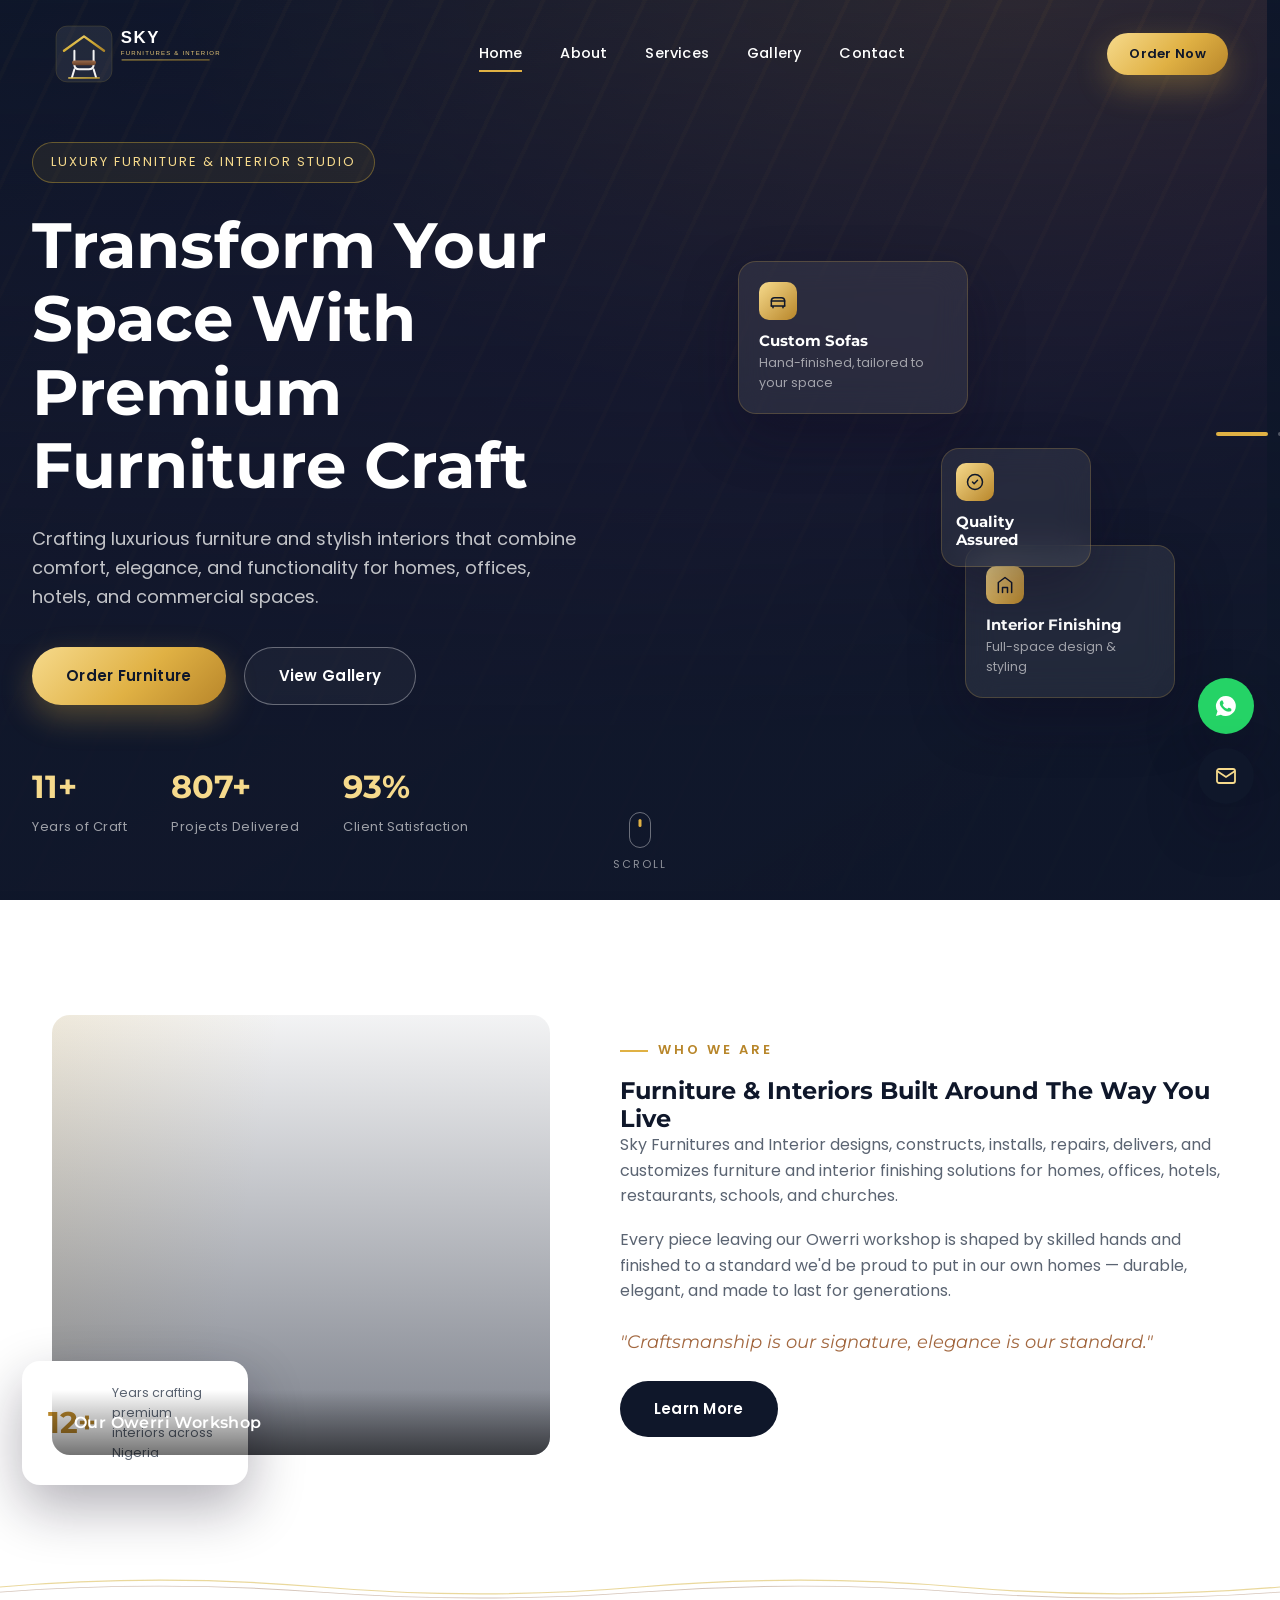
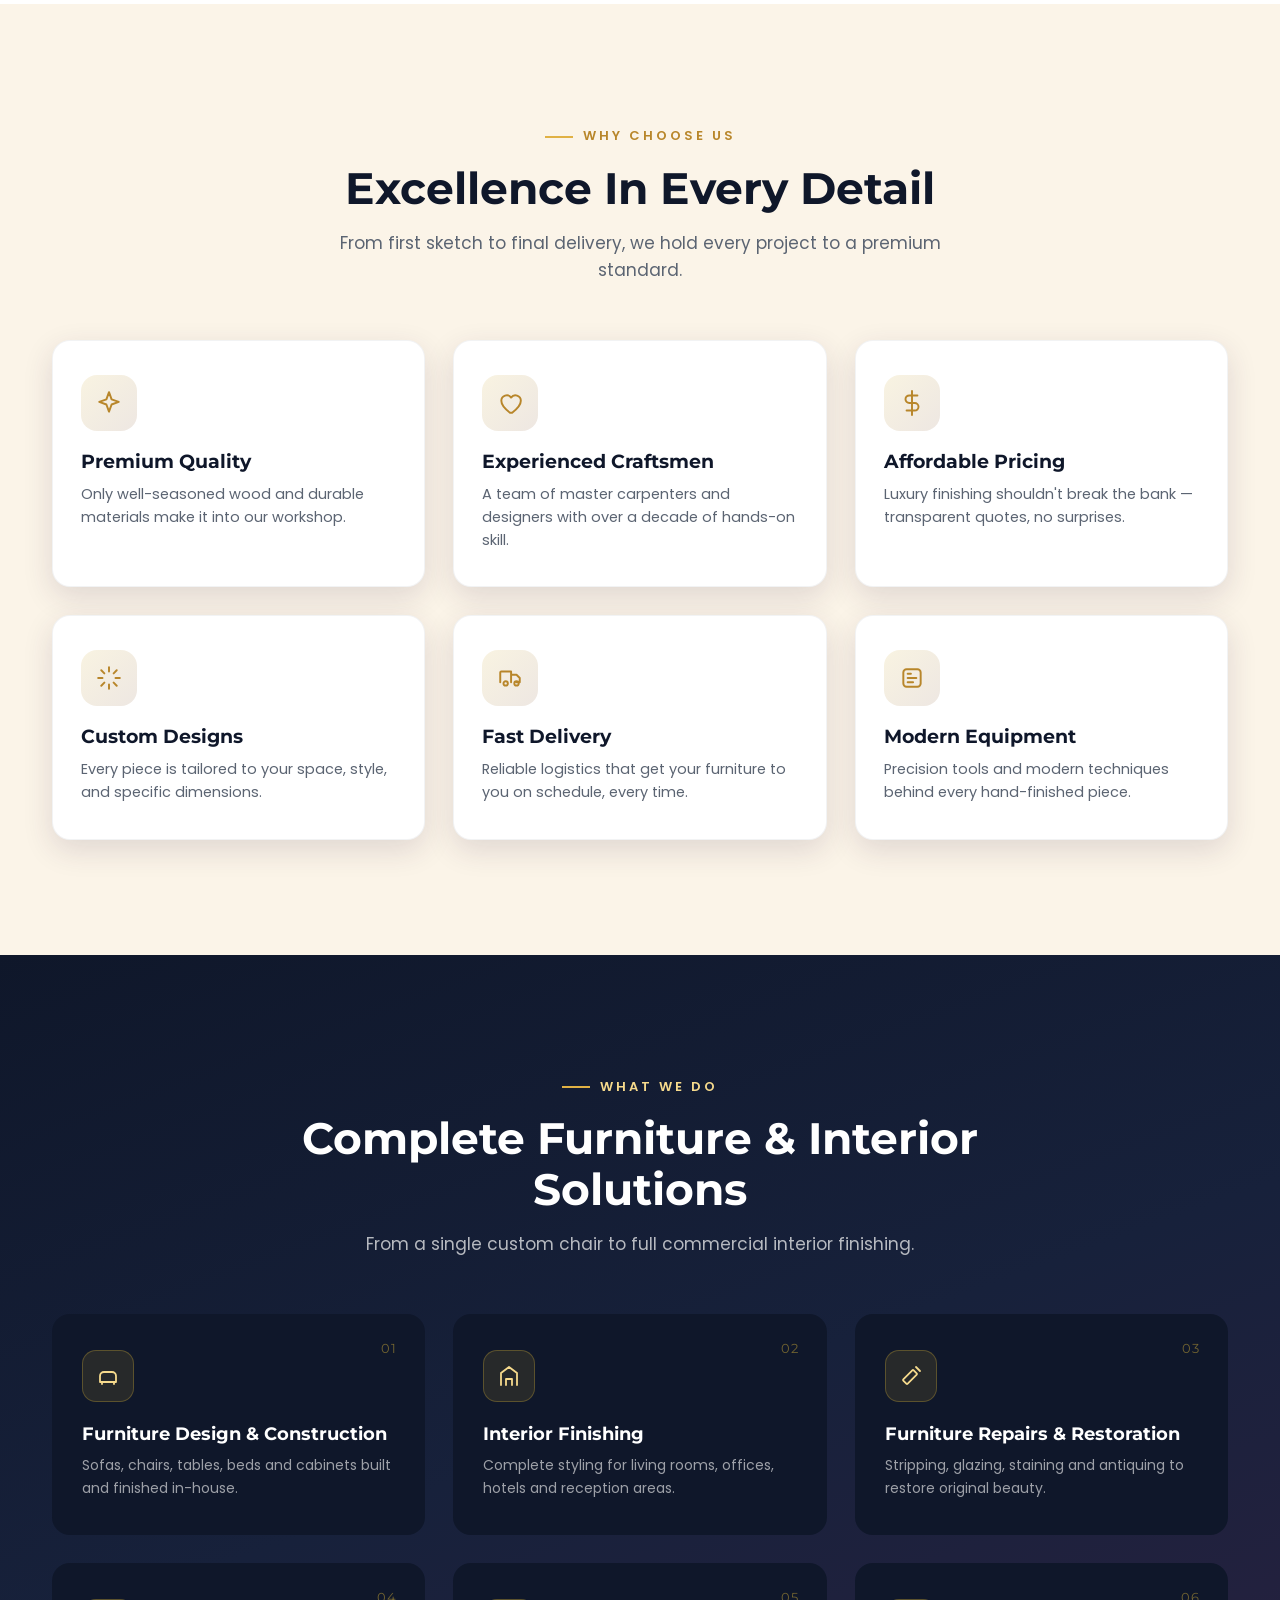
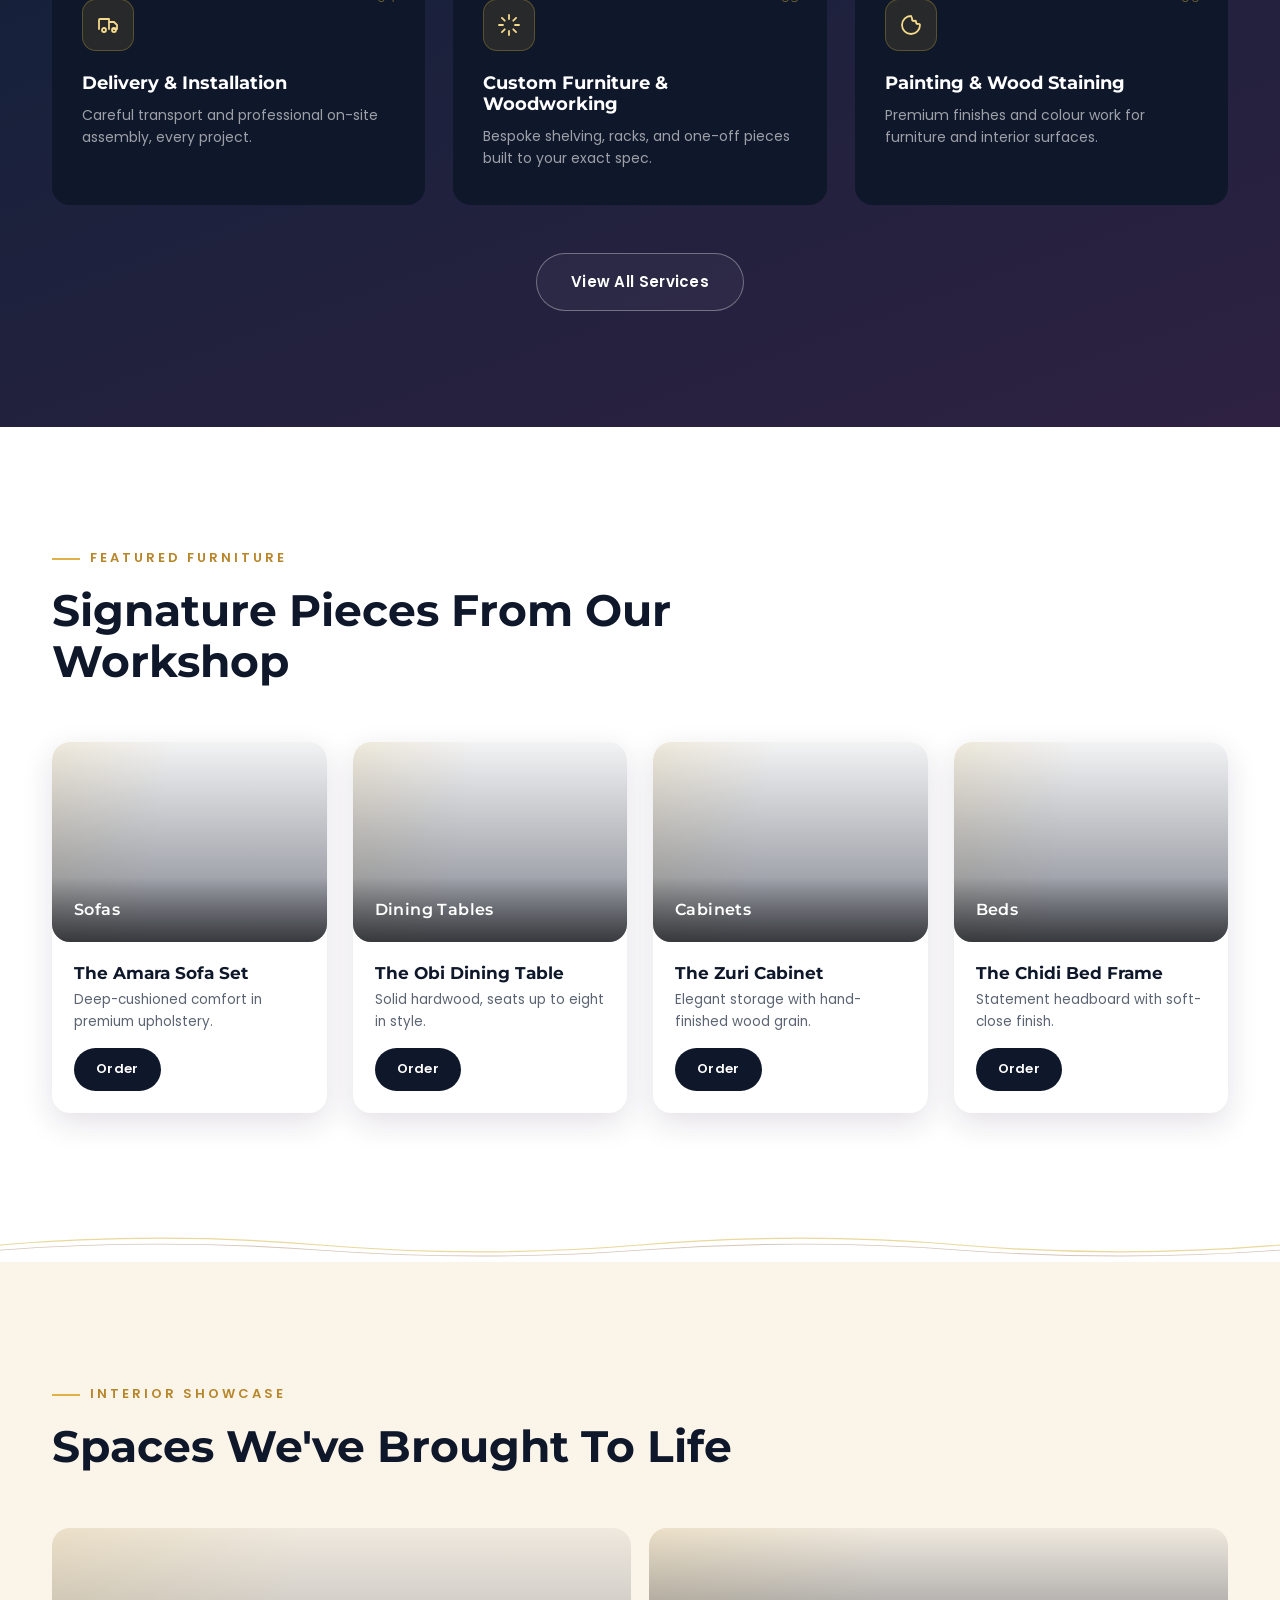
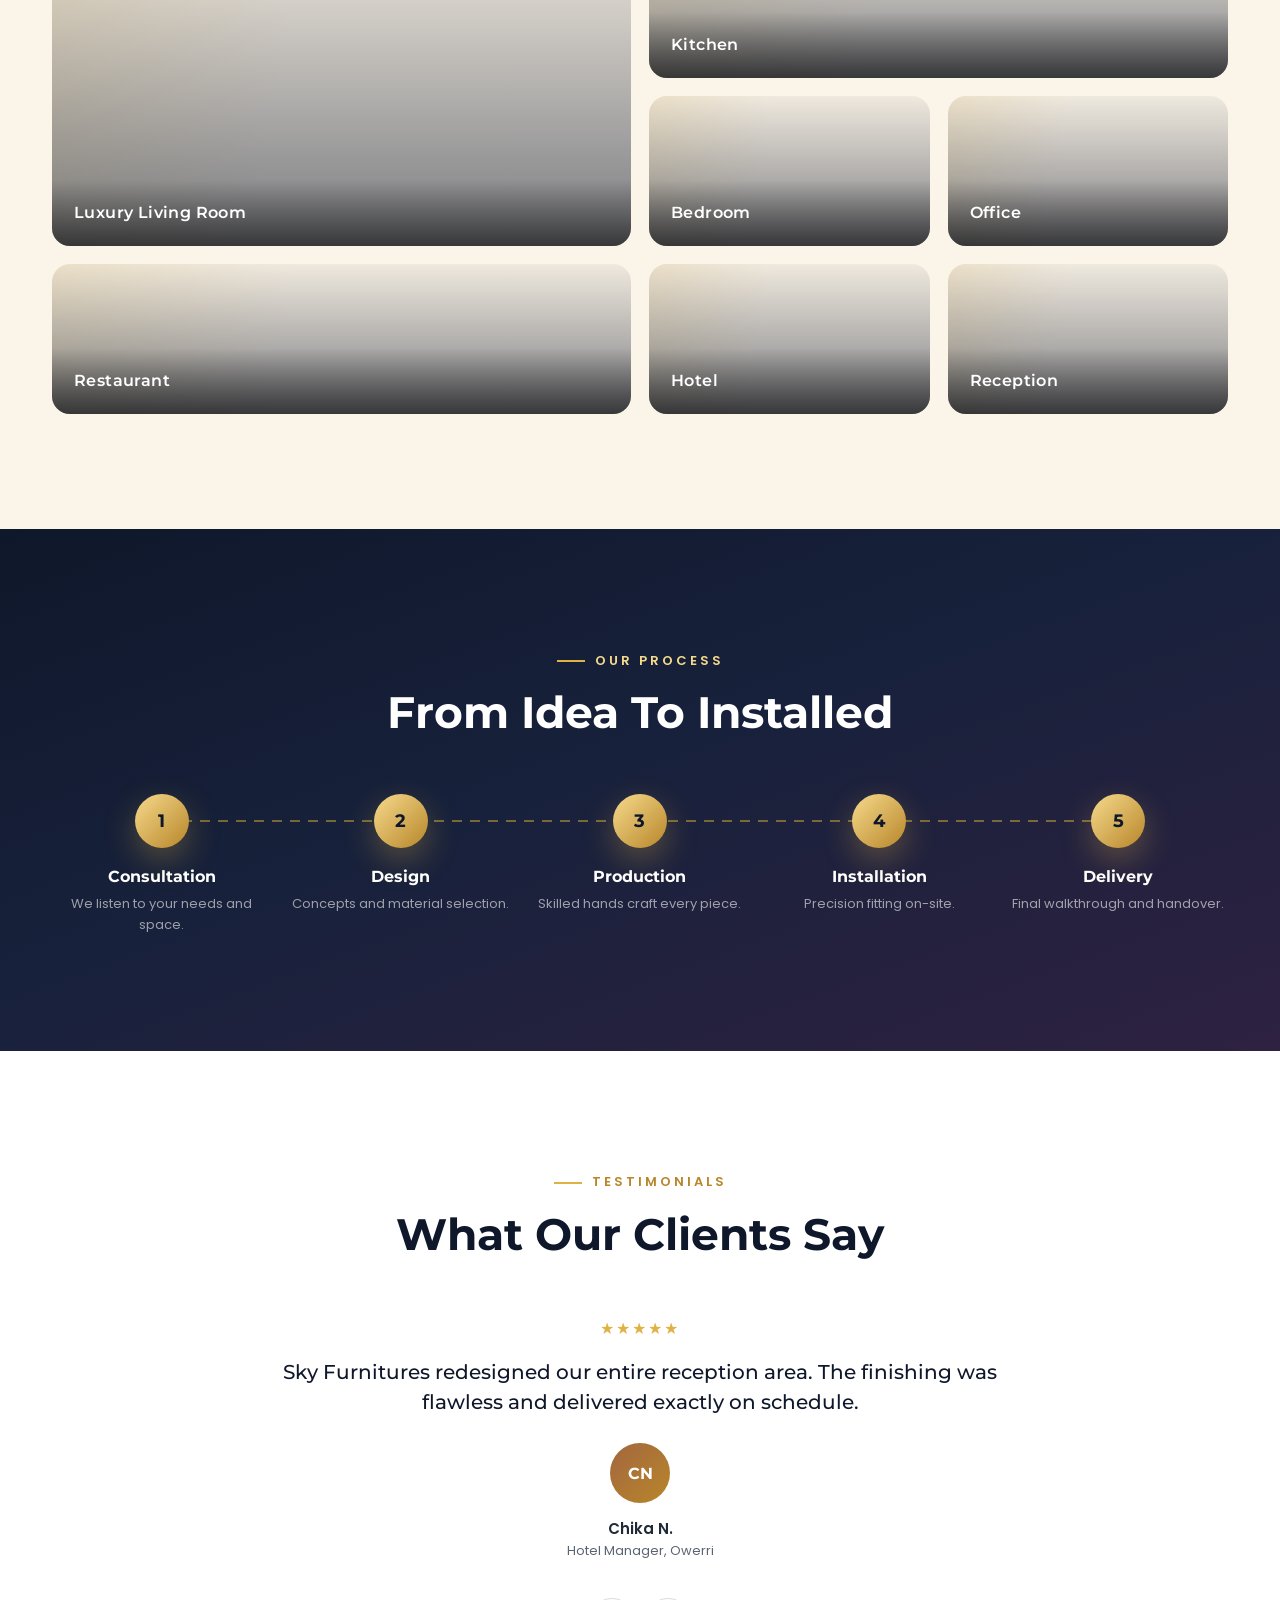
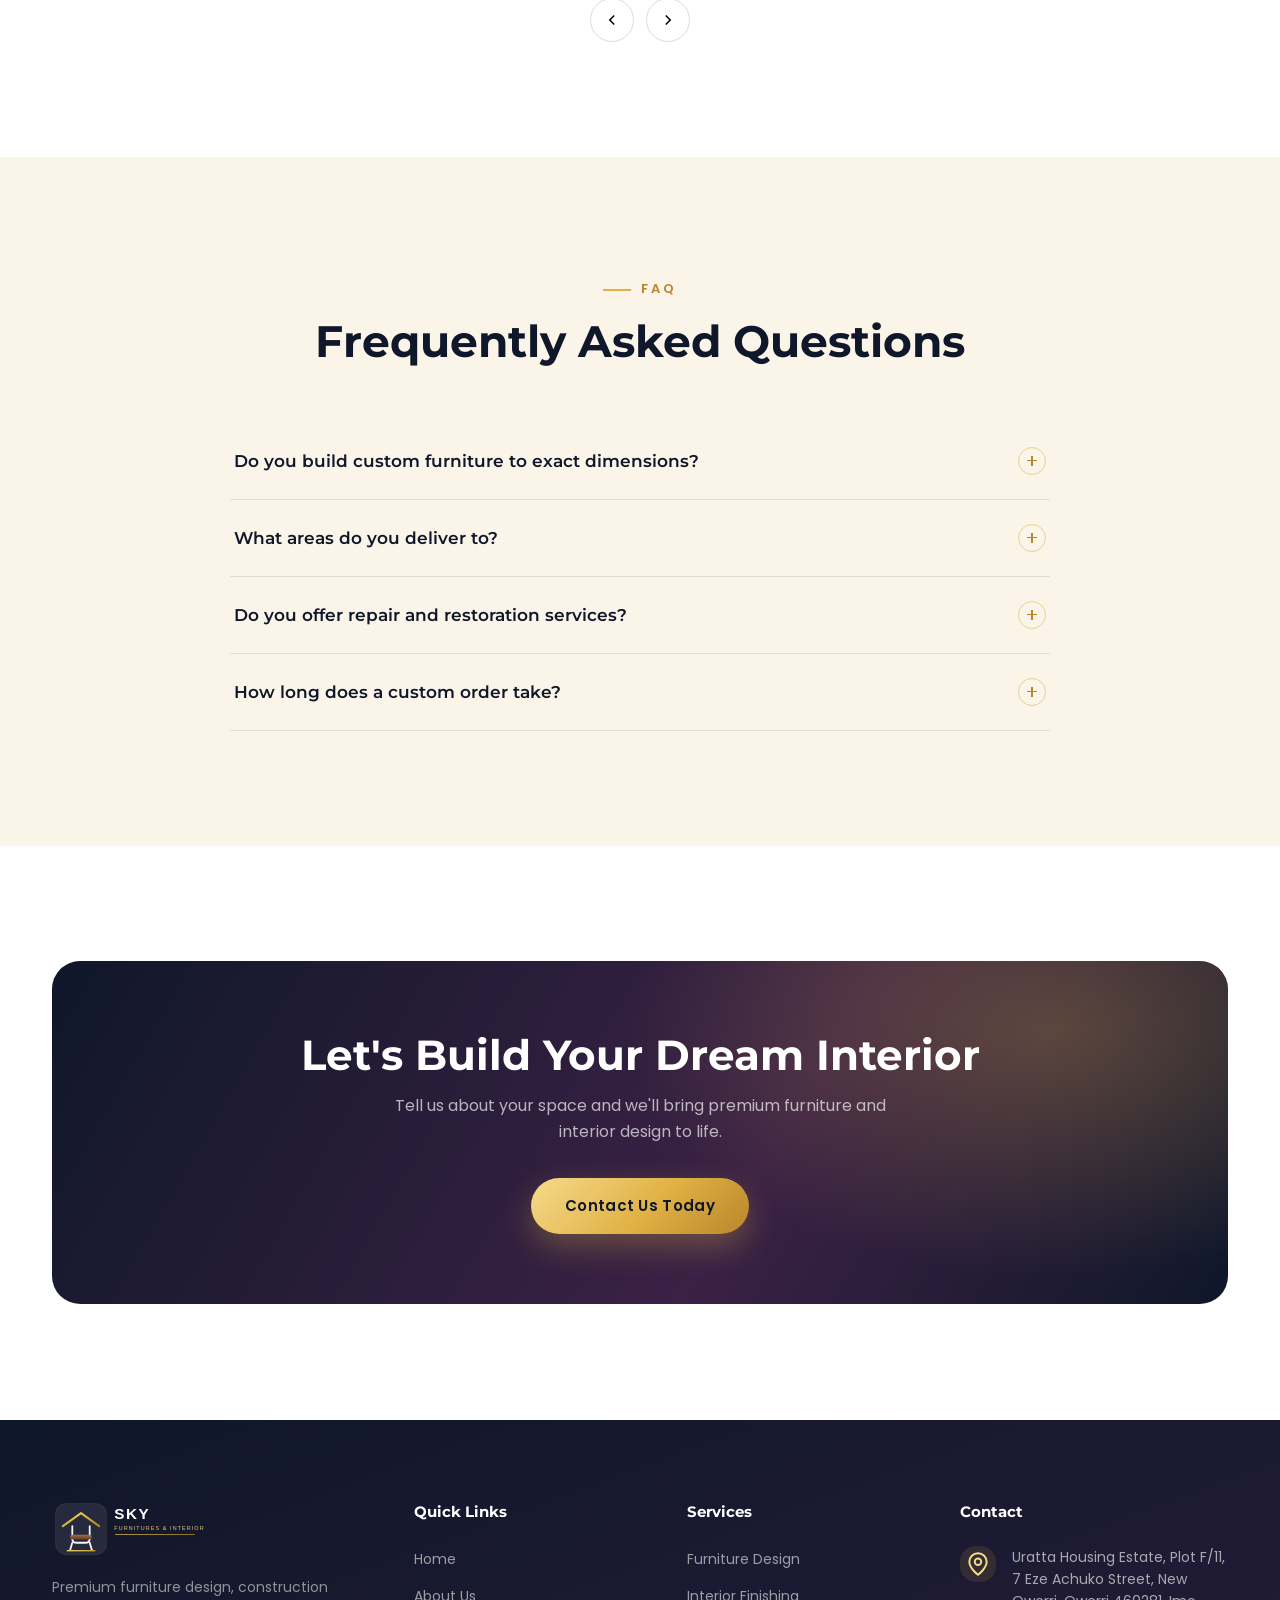
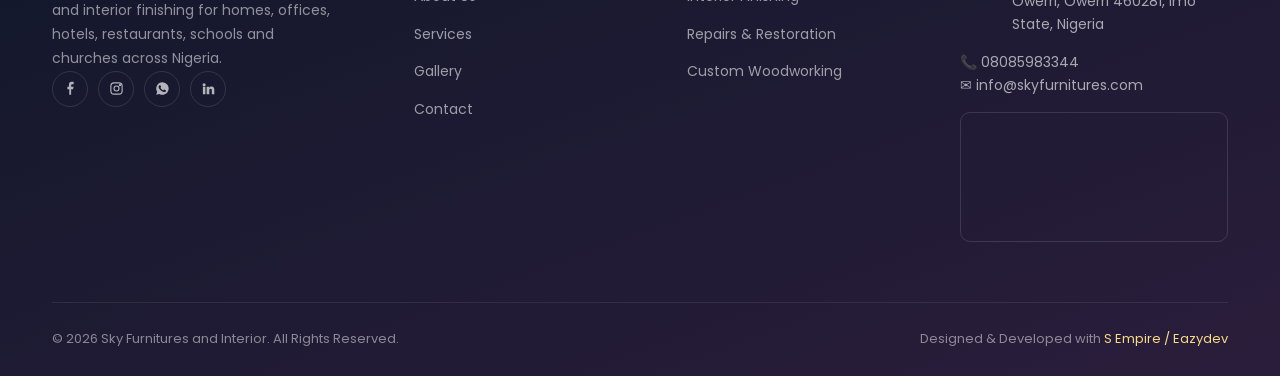
<file: index.html>
<!DOCTYPE html>
<html lang="en">
<head>
<meta charset="UTF-8">
<meta name="viewport" content="width=device-width, initial-scale=1.0">
<title>Sky Furnitures &amp; Interior | Premium Furniture &amp; Interior Design, Nigeria</title>
<meta name="description" content="Sky Furnitures and Interior designs, builds, and installs premium furniture and interior finishing for homes, offices, hotels, restaurants, schools and churches across Nigeria.">
<link rel="icon" type="svg+xml" href="icon.svg">
<link rel="preconnect" href="https://fonts.googleapis.com">
<link href="https://fonts.googleapis.com/css2?family=Montserrat:wght@500;600;700;800&family=Poppins:wght@300;400;500;600;700&display=swap" rel="stylesheet">
<link rel="stylesheet" href="style.css">
<link rel="stylesheet" href="responsive.css">
</head>
<body>

<!-- PRELOADER -->
<div id="preloader" aria-hidden="true"><div class="loader-mark"></div></div>

<!-- HEADER -->
<header class="site-header">
  <div class="container nav-wrap">
    <a href="index.html" class="brand" aria-label="Sky Furnitures and Interior home">
      <img src="logo.svg" alt="" class="logo-full">
      <img src="logo-light.svg" alt="Sky Furnitures and Interior" class="logo-light">
    </a>
    <nav class="nav-links" id="navLinks">
      <a href="index.html">Home</a>
      <a href="about.html">About</a>
      <a href="services.html">Services</a>
      <a href="gallery.html">Gallery</a>
      <a href="contact.html">Contact</a>
    </nav>
    <div class="nav-cta">
      <a href="contact.html#order" class="btn btn-primary btn-sm">Order Now</a>
      <button class="hamburger" id="hamburger" aria-label="Toggle menu" aria-expanded="false">
        <span></span><span></span><span></span>
      </button>
    </div>
  </div>
</header>

<!-- HERO -->
<section class="hero" id="home">
  <div class="hero-slides">
    <div class="hero-slide active"><div class="slide-bg" style="background-image:url('https://images.unsplash.com/photo-1638885930125-85350348d266?w=1600&q=78&auto=format&fit=crop&ixlib=rb-4.1.0')"></div></div>
    <div class="hero-slide"><div class="slide-bg" style="background-image:url('https://images.unsplash.com/photo-1562438668-bcf0ca6578f0?w=1600&q=78&auto=format&fit=crop&ixlib=rb-4.1.0')"></div></div>
    <div class="hero-slide"><div class="slide-bg" style="background-image:url('https://images.unsplash.com/photo-1706074793638-da28b90ea8ae?w=1600&q=78&auto=format&fit=crop&ixlib=rb-4.1.0')"></div></div>
  </div>
  <div class="hero-overlay"></div>

  <div class="container hero-content">
    <div class="hero-grid">
      <div>
        <span class="hero-tag">Luxury Furniture &amp; Interior Studio</span>
        <h1>Transform Your Space With<br>
          <span data-typing='["Premium Furniture Craft", "Elegant Interior Design", "Custom Wood Creations"]'>Premium Furniture Craft</span>
        </h1>
        <p class="lead">Crafting luxurious furniture and stylish interiors that combine comfort, elegance, and functionality for homes, offices, hotels, and commercial spaces.</p>
        <div class="hero-actions">
          <a href="contact.html#order" class="btn btn-primary">Order Furniture</a>
          <a href="gallery.html" class="btn btn-outline">View Gallery</a>
        </div>
        <div class="hero-stats">
          <div class="stat"><b data-counter="12" data-suffix="+">0</b><span>Years of Craft</span></div>
          <div class="stat"><b data-counter="850" data-suffix="+">0</b><span>Projects Delivered</span></div>
          <div class="stat"><b data-counter="98" data-suffix="%">0</b><span>Client Satisfaction</span></div>
        </div>
      </div>

      <div class="hero-visual">
        <div class="floating-card card-1 reveal-zoom in-view">
          <div class="fc-icon"><svg viewBox="0 0 24 24" fill="none" stroke="currentColor" stroke-width="1.8" stroke-linecap="round" stroke-linejoin="round"><path d="M4 18v-6a4 4 0 0 1 4-4h8a4 4 0 0 1 4 4v6"/><path d="M4 18h16M6 18v2M18 18v2M4 12h16"/></svg></div>
          <h4>Custom Sofas</h4>
          <p>Hand-finished, tailored to your space</p>
        </div>
        <div class="floating-card card-2 reveal-zoom in-view">
          <div class="fc-icon"><svg viewBox="0 0 24 24" fill="none" stroke="currentColor" stroke-width="1.8" stroke-linecap="round" stroke-linejoin="round"><path d="M4 21V9l8-6 8 6v12"/><path d="M9 21v-6h6v6"/></svg></div>
          <h4>Interior Finishing</h4>
          <p>Full-space design &amp; styling</p>
        </div>
        <div class="floating-card card-3 reveal-zoom in-view">
          <div class="fc-icon"><svg viewBox="0 0 24 24" fill="none" stroke="currentColor" stroke-width="1.8" stroke-linecap="round" stroke-linejoin="round"><circle cx="12" cy="12" r="9"/><path d="M9 12l2 2 4-4"/></svg></div>
          <h4>Quality Assured</h4>
        </div>
      </div>
    </div>
  </div>

  <div class="container" style="position:relative;">
    <div class="slide-dots">
      <button class="active" aria-label="Slide 1"></button>
      <button aria-label="Slide 2"></button>
      <button aria-label="Slide 3"></button>
    </div>
  </div>

  <div class="scroll-indicator"><div class="mouse"></div><span>Scroll</span></div>
</section>

<!-- ABOUT PREVIEW -->
<section class="section about-preview">
  <div class="container grid2">
    <div class="about-visual reveal">
      <div class="tile photo" style="background-image:url('https://images.unsplash.com/photo-1779031242515-205111711b23?w=1000&q=78&auto=format&fit=crop&ixlib=rb-4.1.0')">
        <span class="tile-label">Our Owerri Workshop</span>
      </div>
      <div class="badge-float">
        <b>12+</b>
        <span>Years crafting premium interiors across Nigeria</span>
      </div>
    </div>
    <div class="about-copy reveal reveal-delay-1">
      <span class="eyebrow">Who We Are</span>
      <h2>Furniture &amp; Interiors Built Around The Way You Live</h2>
      <p>Sky Furnitures and Interior designs, constructs, installs, repairs, delivers, and customizes furniture and interior finishing solutions for homes, offices, hotels, restaurants, schools, and churches.</p>
      <p>Every piece leaving our Owerri workshop is shaped by skilled hands and finished to a standard we'd be proud to put in our own homes — durable, elegant, and made to last for generations.</p>
      <p class="signature">"Craftsmanship is our signature, elegance is our standard."</p>
      <a href="about.html" class="btn btn-dark">Learn More</a>
    </div>
  </div>
</section>

<div class="divider-wood"></div>

<!-- WHY CHOOSE US -->
<section class="section section-light">
  <div class="container">
    <div class="section-head center">
      <span class="eyebrow">Why Choose Us</span>
      <h2>Excellence In Every Detail</h2>
      <p>From first sketch to final delivery, we hold every project to a premium standard.</p>
    </div>
    <div class="why-grid">
      <div class="why-card reveal">
        <div class="why-icon"><svg viewBox="0 0 24 24" fill="none" stroke="currentColor" stroke-width="1.8" stroke-linecap="round" stroke-linejoin="round"><path d="M12 2l2.4 6.6L21 11l-6.6 2.4L12 20l-2.4-6.6L3 11l6.6-2.4z"/></svg></div>
        <h3>Premium Quality</h3>
        <p>Only well-seasoned wood and durable materials make it into our workshop.</p>
      </div>
      <div class="why-card reveal reveal-delay-1">
        <div class="why-icon"><svg viewBox="0 0 24 24" fill="none" stroke="currentColor" stroke-width="1.8" stroke-linecap="round" stroke-linejoin="round"><path d="M12 21c-4-3-8-6.5-8-11a5 5 0 0 1 9-3 5 5 0 0 1 9 3c0 4.5-4 8-8 11H12z"/></svg></div>
        <h3>Experienced Craftsmen</h3>
        <p>A team of master carpenters and designers with over a decade of hands-on skill.</p>
      </div>
      <div class="why-card reveal reveal-delay-2">
        <div class="why-icon"><svg viewBox="0 0 24 24" fill="none" stroke="currentColor" stroke-width="1.8" stroke-linecap="round" stroke-linejoin="round"><path d="M12 1v22M17 5H9.5a3.5 3.5 0 0 0 0 7h5a3.5 3.5 0 0 1 0 7H7"/></svg></div>
        <h3>Affordable Pricing</h3>
        <p>Luxury finishing shouldn't break the bank — transparent quotes, no surprises.</p>
      </div>
      <div class="why-card reveal">
        <div class="why-icon"><svg viewBox="0 0 24 24" fill="none" stroke="currentColor" stroke-width="1.8" stroke-linecap="round" stroke-linejoin="round"><path d="M12 2v4M12 18v4M4.9 4.9l2.8 2.8M16.3 16.3l2.8 2.8M2 12h4M18 12h4M4.9 19.1l2.8-2.8M16.3 7.7l2.8-2.8"/></svg></div>
        <h3>Custom Designs</h3>
        <p>Every piece is tailored to your space, style, and specific dimensions.</p>
      </div>
      <div class="why-card reveal reveal-delay-1">
        <div class="why-icon"><svg viewBox="0 0 24 24" fill="none" stroke="currentColor" stroke-width="1.8" stroke-linecap="round" stroke-linejoin="round"><path d="M3 16V7a1 1 0 0 1 1-1h9v10M14 9h4l3 3v4h-3M8 19a2 2 0 1 0 0-4 2 2 0 0 0 0 4zM18 19a2 2 0 1 0 0-4 2 2 0 0 0 0 4z"/></svg></div>
        <h3>Fast Delivery</h3>
        <p>Reliable logistics that get your furniture to you on schedule, every time.</p>
      </div>
      <div class="why-card reveal reveal-delay-2">
        <div class="why-icon"><svg viewBox="0 0 24 24" fill="none" stroke="currentColor" stroke-width="1.8" stroke-linecap="round" stroke-linejoin="round"><rect x="4" y="4" width="16" height="16" rx="3"/><path d="M8 12h8M8 16h5M8 8h3"/></svg></div>
        <h3>Modern Equipment</h3>
        <p>Precision tools and modern techniques behind every hand-finished piece.</p>
      </div>
    </div>
  </div>
</section>

<!-- SERVICES PREVIEW -->
<section class="section section-dark">
  <div class="container">
    <div class="section-head center">
      <span class="eyebrow">What We Do</span>
      <h2>Complete Furniture &amp; Interior Solutions</h2>
      <p>From a single custom chair to full commercial interior finishing.</p>
    </div>
    <div class="services-grid">
      <div class="service-card reveal">
        <span class="num">01</span>
        <div class="service-icon"><svg viewBox="0 0 24 24" fill="none" stroke="currentColor" stroke-width="1.8" stroke-linecap="round" stroke-linejoin="round"><path d="M4 18v-6a4 4 0 0 1 4-4h8a4 4 0 0 1 4 4v6M4 18h16M6 18v2M18 18v2"/></svg></div>
        <h3>Furniture Design &amp; Construction</h3>
        <p>Sofas, chairs, tables, beds and cabinets built and finished in-house.</p>
      </div>
      <div class="service-card reveal reveal-delay-1">
        <span class="num">02</span>
        <div class="service-icon"><svg viewBox="0 0 24 24" fill="none" stroke="currentColor" stroke-width="1.8" stroke-linecap="round" stroke-linejoin="round"><path d="M4 21V9l8-6 8 6v12M9 21v-6h6v6"/></svg></div>
        <h3>Interior Finishing</h3>
        <p>Complete styling for living rooms, offices, hotels and reception areas.</p>
      </div>
      <div class="service-card reveal reveal-delay-2">
        <span class="num">03</span>
        <div class="service-icon"><svg viewBox="0 0 24 24" fill="none" stroke="currentColor" stroke-width="1.8" stroke-linecap="round" stroke-linejoin="round"><path d="M14.7 6.3a1 1 0 0 0-1.4 0l-9 9a1 1 0 0 0 0 1.4l3 3a1 1 0 0 0 1.4 0l9-9a1 1 0 0 0 0-1.4z"/><path d="M17 3l4 4"/></svg></div>
        <h3>Furniture Repairs &amp; Restoration</h3>
        <p>Stripping, glazing, staining and antiquing to restore original beauty.</p>
      </div>
      <div class="service-card reveal">
        <span class="num">04</span>
        <div class="service-icon"><svg viewBox="0 0 24 24" fill="none" stroke="currentColor" stroke-width="1.8" stroke-linecap="round" stroke-linejoin="round"><path d="M3 16V7a1 1 0 0 1 1-1h9v10M14 9h4l3 3v4h-3M8 19a2 2 0 1 0 0-4 2 2 0 0 0 0 4zM18 19a2 2 0 1 0 0-4 2 2 0 0 0 0 4z"/></svg></div>
        <h3>Delivery &amp; Installation</h3>
        <p>Careful transport and professional on-site assembly, every project.</p>
      </div>
      <div class="service-card reveal reveal-delay-1">
        <span class="num">05</span>
        <div class="service-icon"><svg viewBox="0 0 24 24" fill="none" stroke="currentColor" stroke-width="1.8" stroke-linecap="round" stroke-linejoin="round"><path d="M12 2v4M12 18v4M4.9 4.9l2.8 2.8M16.3 16.3l2.8 2.8M2 12h4M18 12h4M4.9 19.1l2.8-2.8M16.3 7.7l2.8-2.8"/></svg></div>
        <h3>Custom Furniture &amp; Woodworking</h3>
        <p>Bespoke shelving, racks, and one-off pieces built to your exact spec.</p>
      </div>
      <div class="service-card reveal reveal-delay-2">
        <span class="num">06</span>
        <div class="service-icon"><svg viewBox="0 0 24 24" fill="none" stroke="currentColor" stroke-width="1.8" stroke-linecap="round" stroke-linejoin="round"><path d="M12 3a9 9 0 1 0 9 9c0-1-1-1.5-2-1a2 2 0 0 1-2-2c.5-1-1-2-2-1a2 2 0 0 1-2-2c.5-1.5-1-2-1-3z"/></svg></div>
        <h3>Painting &amp; Wood Staining</h3>
        <p>Premium finishes and colour work for furniture and interior surfaces.</p>
      </div>
    </div>
    <div style="text-align:center;margin-top:48px;">
      <a href="services.html" class="btn btn-outline">View All Services</a>
    </div>
  </div>
</section>

<!-- FEATURED FURNITURE -->
<section class="section">
  <div class="container">
    <div class="section-head">
      <span class="eyebrow">Featured Furniture</span>
      <h2>Signature Pieces From Our Workshop</h2>
    </div>
    <div class="product-scroller">
      <div class="product-card reveal">
        <div class="tile photo" style="background-image:url('https://images.unsplash.com/photo-1564078516393-cf04bd966897?w=800&q=78&auto=format&fit=crop&ixlib=rb-4.1.0')"><span class="tile-label">Sofas</span></div>
        <div class="p-body"><h4>The Amara Sofa Set</h4><p>Deep-cushioned comfort in premium upholstery.</p><a href="contact.html#order" class="btn btn-dark btn-sm">Order</a></div>
      </div>
      <div class="product-card reveal reveal-delay-1">
        <div class="tile photo" style="background-image:url('https://images.unsplash.com/photo-1621293954908-907159247fc8?w=900&q=78&auto=format&fit=crop&ixlib=rb-4.1.0')"><span class="tile-label">Dining Tables</span></div>
        <div class="p-body"><h4>The Obi Dining Table</h4><p>Solid hardwood, seats up to eight in style.</p><a href="contact.html#order" class="btn btn-dark btn-sm">Order</a></div>
      </div>
      <div class="product-card reveal reveal-delay-2">
        <div class="tile photo" style="background-image:url('https://images.unsplash.com/photo-1562008088-e8fe0711f7e8?w=800&q=78&auto=format&fit=crop&ixlib=rb-4.1.0')"><span class="tile-label">Cabinets</span></div>
        <div class="p-body"><h4>The Zuri Cabinet</h4><p>Elegant storage with hand-finished wood grain.</p><a href="contact.html#order" class="btn btn-dark btn-sm">Order</a></div>
      </div>
      <div class="product-card reveal">
        <div class="tile photo" style="background-image:url('https://images.unsplash.com/photo-1562438668-bcf0ca6578f0?w=800&q=78&auto=format&fit=crop&ixlib=rb-4.1.0')"><span class="tile-label">Beds</span></div>
        <div class="p-body"><h4>The Chidi Bed Frame</h4><p>Statement headboard with soft-close finish.</p><a href="contact.html#order" class="btn btn-dark btn-sm">Order</a></div>
      </div>
    </div>
  </div>
</section>

<div class="divider-wood"></div>

<!-- INTERIOR SHOWCASE -->
<section class="section section-light">
  <div class="container">
    <div class="section-head">
      <span class="eyebrow">Interior Showcase</span>
      <h2>Spaces We've Brought To Life</h2>
    </div>
    <div class="showcase-grid">
      <div class="tile photo g-a reveal" style="background-image:url('https://images.unsplash.com/photo-1613545325278-f24b0cae1224?w=900&q=78&auto=format&fit=crop&ixlib=rb-4.1.0')"><span class="tile-label">Luxury Living Room</span></div>
      <div class="tile photo g-b reveal reveal-delay-1" style="background-image:url('https://images.unsplash.com/photo-1696986681606-b156ccd761c5?w=900&q=78&auto=format&fit=crop&ixlib=rb-4.1.0')"><span class="tile-label">Kitchen</span></div>
      <div class="tile photo g-c reveal reveal-delay-2" style="background-image:url('https://images.unsplash.com/photo-1562438668-bcf0ca6578f0?w=800&q=78&auto=format&fit=crop&ixlib=rb-4.1.0')"><span class="tile-label">Bedroom</span></div>
      <div class="tile photo g-c reveal" style="background-image:url('https://images.unsplash.com/photo-1706074793638-da28b90ea8ae?w=800&q=78&auto=format&fit=crop&ixlib=rb-4.1.0')"><span class="tile-label">Office</span></div>
      <div class="tile photo g-b reveal reveal-delay-1" style="background-image:url('https://images.unsplash.com/photo-1753727471014-efe38840c7c7?w=900&q=78&auto=format&fit=crop&ixlib=rb-4.1.0')"><span class="tile-label">Restaurant</span></div>
      <div class="tile photo g-c reveal reveal-delay-2" style="background-image:url('https://images.unsplash.com/photo-1742844552264-71e01c8dd7c0?w=900&q=78&auto=format&fit=crop&ixlib=rb-4.1.0')"><span class="tile-label">Hotel</span></div>
      <div class="tile photo g-c reveal" style="background-image:url('https://images.unsplash.com/photo-1600210491892-03d54c0aaf87?w=800&q=78&auto=format&fit=crop&ixlib=rb-4.1.0')"><span class="tile-label">Reception</span></div>
    </div>
  </div>
</section>

<!-- PROCESS -->
<section class="section section-dark">
  <div class="container">
    <div class="section-head center">
      <span class="eyebrow">Our Process</span>
      <h2>From Idea To Installed</h2>
    </div>
    <div class="process-track">
      <div class="process-step reveal"><div class="process-num">1</div><h4>Consultation</h4><p>We listen to your needs and space.</p></div>
      <div class="process-step reveal reveal-delay-1"><div class="process-num">2</div><h4>Design</h4><p>Concepts and material selection.</p></div>
      <div class="process-step reveal reveal-delay-2"><div class="process-num">3</div><h4>Production</h4><p>Skilled hands craft every piece.</p></div>
      <div class="process-step reveal"><div class="process-num">4</div><h4>Installation</h4><p>Precision fitting on-site.</p></div>
      <div class="process-step reveal reveal-delay-1"><div class="process-num">5</div><h4>Delivery</h4><p>Final walkthrough and handover.</p></div>
    </div>
  </div>
</section>

<!-- TESTIMONIALS -->
<section class="section">
  <div class="container">
    <div class="section-head center">
      <span class="eyebrow">Testimonials</span>
      <h2>What Our Clients Say</h2>
    </div>
    <div class="testimonial-slider">
      <div class="t-track">
        <div class="t-slide">
          <div class="t-stars">★★★★★</div>
          <p class="t-quote">Sky Furnitures redesigned our entire reception area. The finishing was flawless and delivered exactly on schedule.</p>
          <div class="t-avatar">CN</div>
          <div class="t-name">Chika N.</div>
          <div class="t-role">Hotel Manager, Owerri</div>
        </div>
        <div class="t-slide">
          <div class="t-stars">★★★★★</div>
          <p class="t-quote">The dining set they built for us is easily the most complimented piece in our home. True craftsmanship.</p>
          <div class="t-avatar">EO</div>
          <div class="t-name">Emeka O.</div>
          <div class="t-role">Homeowner, Port Harcourt</div>
        </div>
        <div class="t-slide">
          <div class="t-stars">★★★★★</div>
          <p class="t-quote">Professional from consultation to installation. Our office furniture order was custom-built and arrived early.</p>
          <div class="t-avatar">AB</div>
          <div class="t-name">Amaka B.</div>
          <div class="t-role">Office Administrator, Lagos</div>
        </div>
      </div>
      <div class="t-nav">
        <button class="t-prev" aria-label="Previous testimonial"><svg viewBox="0 0 24 24" fill="none" stroke="currentColor" stroke-width="2"><path d="M15 18l-6-6 6-6"/></svg></button>
        <button class="t-next" aria-label="Next testimonial"><svg viewBox="0 0 24 24" fill="none" stroke="currentColor" stroke-width="2"><path d="M9 18l6-6-6-6"/></svg></button>
      </div>
    </div>
  </div>
</section>

<!-- FAQ -->
<section class="section section-light">
  <div class="container">
    <div class="section-head center">
      <span class="eyebrow">FAQ</span>
      <h2>Frequently Asked Questions</h2>
    </div>
    <div class="faq-list">
      <div class="faq-item">
        <button class="faq-q">Do you build custom furniture to exact dimensions?<span class="plus"></span></button>
        <div class="faq-a"><p>Yes — every piece can be built to your exact measurements, material, and colour preference.</p></div>
      </div>
      <div class="faq-item">
        <button class="faq-q">What areas do you deliver to?<span class="plus"></span></button>
        <div class="faq-a"><p>We deliver across Owerri, Port Harcourt, Lagos and other locations nationwide.</p></div>
      </div>
      <div class="faq-item">
        <button class="faq-q">Do you offer repair and restoration services?<span class="plus"></span></button>
        <div class="faq-a"><p>Yes — including stripping, glazing, staining and reupholstery of existing furniture.</p></div>
      </div>
      <div class="faq-item">
        <button class="faq-q">How long does a custom order take?<span class="plus"></span></button>
        <div class="faq-a"><p>Timelines vary by project scope; we confirm an exact delivery date at consultation.</p></div>
      </div>
    </div>
  </div>
</section>

<!-- CTA -->
<section class="section">
  <div class="container">
    <div class="cta-banner reveal-zoom">
      <h2>Let's Build Your Dream Interior</h2>
      <p>Tell us about your space and we'll bring premium furniture and interior design to life.</p>
      <a href="contact.html" class="btn btn-primary">Contact Us Today</a>
    </div>
  </div>
</section>

<!-- FOOTER -->
<footer class="site-footer">
  <div class="container">
    <div class="footer-grid">
      <div class="footer-about">
        <img src="logo-light.svg" alt="Sky Furnitures and Interior">
        <p>Premium furniture design, construction and interior finishing for homes, offices, hotels, restaurants, schools and churches across Nigeria.</p>
        <div class="footer-social">
          <a href="#" aria-label="Facebook"><svg viewBox="0 0 24 24" fill="currentColor"><path d="M13 22v-9h3l1-4h-4V7c0-1 .3-2 2-2h2V1h-3c-3 0-4.5 2-4.5 4.5V9H7v4h3v9z"/></svg></a>
          <a href="#" aria-label="Instagram"><svg viewBox="0 0 24 24" fill="none" stroke="currentColor" stroke-width="1.8"><rect x="3" y="3" width="18" height="18" rx="5"/><circle cx="12" cy="12" r="4"/><circle cx="17.5" cy="6.5" r="1"/></svg></a>
          <a href="https://wa.me/2348085983344" aria-label="WhatsApp"><svg viewBox="0 0 24 24" fill="currentColor"><path d="M12 2a10 10 0 0 0-8.5 15.3L2 22l4.9-1.3A10 10 0 1 0 12 2zm5.6 14.2c-.2.7-1.4 1.3-2 1.4-.5.1-1.2.1-1.9-.1-.4-.1-1-.3-1.7-.6-3-1.3-4.9-4.3-5-4.5-.2-.2-1.2-1.6-1.2-3 0-1.4.7-2.1 1-2.4.3-.3.6-.4.8-.4h.6c.2 0 .4 0 .6.5.2.5.8 1.9.8 2 .1.2.1.3 0 .5-.1.2-.1.3-.3.5l-.4.5c-.1.2-.3.3-.1.6.2.3.8 1.3 1.7 2.1 1.2 1 2.1 1.4 2.4 1.5.3.1.5.1.6-.1l.7-.8c.3-.3.5-.3.8-.2l1.8.9c.2.1.4.2.5.3.1.2.1.9-.1 1.6z"/></svg></a>
          <a href="#" aria-label="LinkedIn"><svg viewBox="0 0 24 24" fill="currentColor"><path d="M4.98 3.5a2.5 2.5 0 1 1 0 5 2.5 2.5 0 0 1 0-5zM3 9h4v12H3zM9 9h3.8v1.7h.1c.5-1 1.8-2 3.7-2 4 0 4.7 2.6 4.7 6V21h-4v-5.6c0-1.3 0-3-1.8-3-1.9 0-2.2 1.5-2.2 3V21H9z"/></svg></a>
        </div>
      </div>
      <div class="footer-col">
        <h5>Quick Links</h5>
        <ul>
          <li><a href="index.html">Home</a></li>
          <li><a href="about.html">About Us</a></li>
          <li><a href="services.html">Services</a></li>
          <li><a href="gallery.html">Gallery</a></li>
          <li><a href="contact.html">Contact</a></li>
        </ul>
      </div>
      <div class="footer-col">
        <h5>Services</h5>
        <ul>
          <li><a href="services.html">Furniture Design</a></li>
          <li><a href="services.html">Interior Finishing</a></li>
          <li><a href="services.html">Repairs &amp; Restoration</a></li>
          <li><a href="services.html">Custom Woodworking</a></li>
        </ul>
      </div>
      <div class="footer-col">
        <h5>Contact</h5>
        <div class="info-row">
          <div class="why-icon" style="width:36px;height:36px;"><svg viewBox="0 0 24 24" fill="none" stroke="currentColor" stroke-width="1.8"><path d="M20 10c0 6-8 12-8 12s-8-6-8-12a8 8 0 0 1 16 0z"/><circle cx="12" cy="10" r="3"/></svg></div>
          <p>Uratta Housing Estate, Plot F/11, 7 Eze Achuko Street, New Owerri, Owerri 460281, Imo State, Nigeria</p>
        </div>
        <div class="info-row"><p>📞 08085983344<br>✉ info@skyfurnitures.com</p></div>
        <div class="footer-map-embed"><iframe src="https://www.google.com/maps?q=Uratta%20Housing%20Estate%2C%20New%20Owerri%2C%20Owerri%2C%20Imo%20State%2C%20Nigeria&output=embed" loading="lazy" referrerpolicy="no-referrer-when-downgrade" title="Sky Furnitures and Interior location map"></iframe></div>
      </div>
    </div>
    <div class="footer-bottom">
      <span>© 2026 Sky Furnitures and Interior. All Rights Reserved.</span>
      <span class="credit">Designed &amp; Developed with <a href="#">S Empire / Eazydev</a></span>
    </div>
  </div>
</footer>

<!-- FLOATING BUTTONS -->
<div class="fab-stack">
  <a class="fab fab-whatsapp" href="https://wa.me/2348085983344" target="_blank" rel="noopener" aria-label="Chat on WhatsApp">
    <span class="fab-tooltip">Chat on WhatsApp</span>
    <svg viewBox="0 0 24 24" fill="currentColor"><path d="M12 2a10 10 0 0 0-8.5 15.3L2 22l4.9-1.3A10 10 0 1 0 12 2zm5.6 14.2c-.2.7-1.4 1.3-2 1.4-.5.1-1.2.1-1.9-.1-.4-.1-1-.3-1.7-.6-3-1.3-4.9-4.3-5-4.5-.2-.2-1.2-1.6-1.2-3 0-1.4.7-2.1 1-2.4.3-.3.6-.4.8-.4h.6c.2 0 .4 0 .6.5.2.5.8 1.9.8 2 .1.2.1.3 0 .5-.1.2-.1.3-.3.5l-.4.5c-.1.2-.3.3-.1.6.2.3.8 1.3 1.7 2.1 1.2 1 2.1 1.4 2.4 1.5.3.1.5.1.6-.1l.7-.8c.3-.3.5-.3.8-.2l1.8.9c.2.1.4.2.5.3.1.2.1.9-.1 1.6z"/></svg>
  </a>
  <a class="fab fab-email" href="mailto:info@skyfurnitures.com" aria-label="Email us">
    <span class="fab-tooltip">Email Us</span>
    <svg viewBox="0 0 24 24" fill="none" stroke="currentColor" stroke-width="1.8"><rect x="3" y="5" width="18" height="14" rx="2"/><path d="M3 7l9 6 9-6"/></svg>
  </a>
  <button class="fab fab-top" aria-label="Back to top">
    <svg viewBox="0 0 24 24" fill="none" stroke="currentColor" stroke-width="2"><path d="M12 19V5M5 12l7-7 7 7"/></svg>
  </button>
</div>

<script src="script.js"></script>
</body>
</html>
</file>
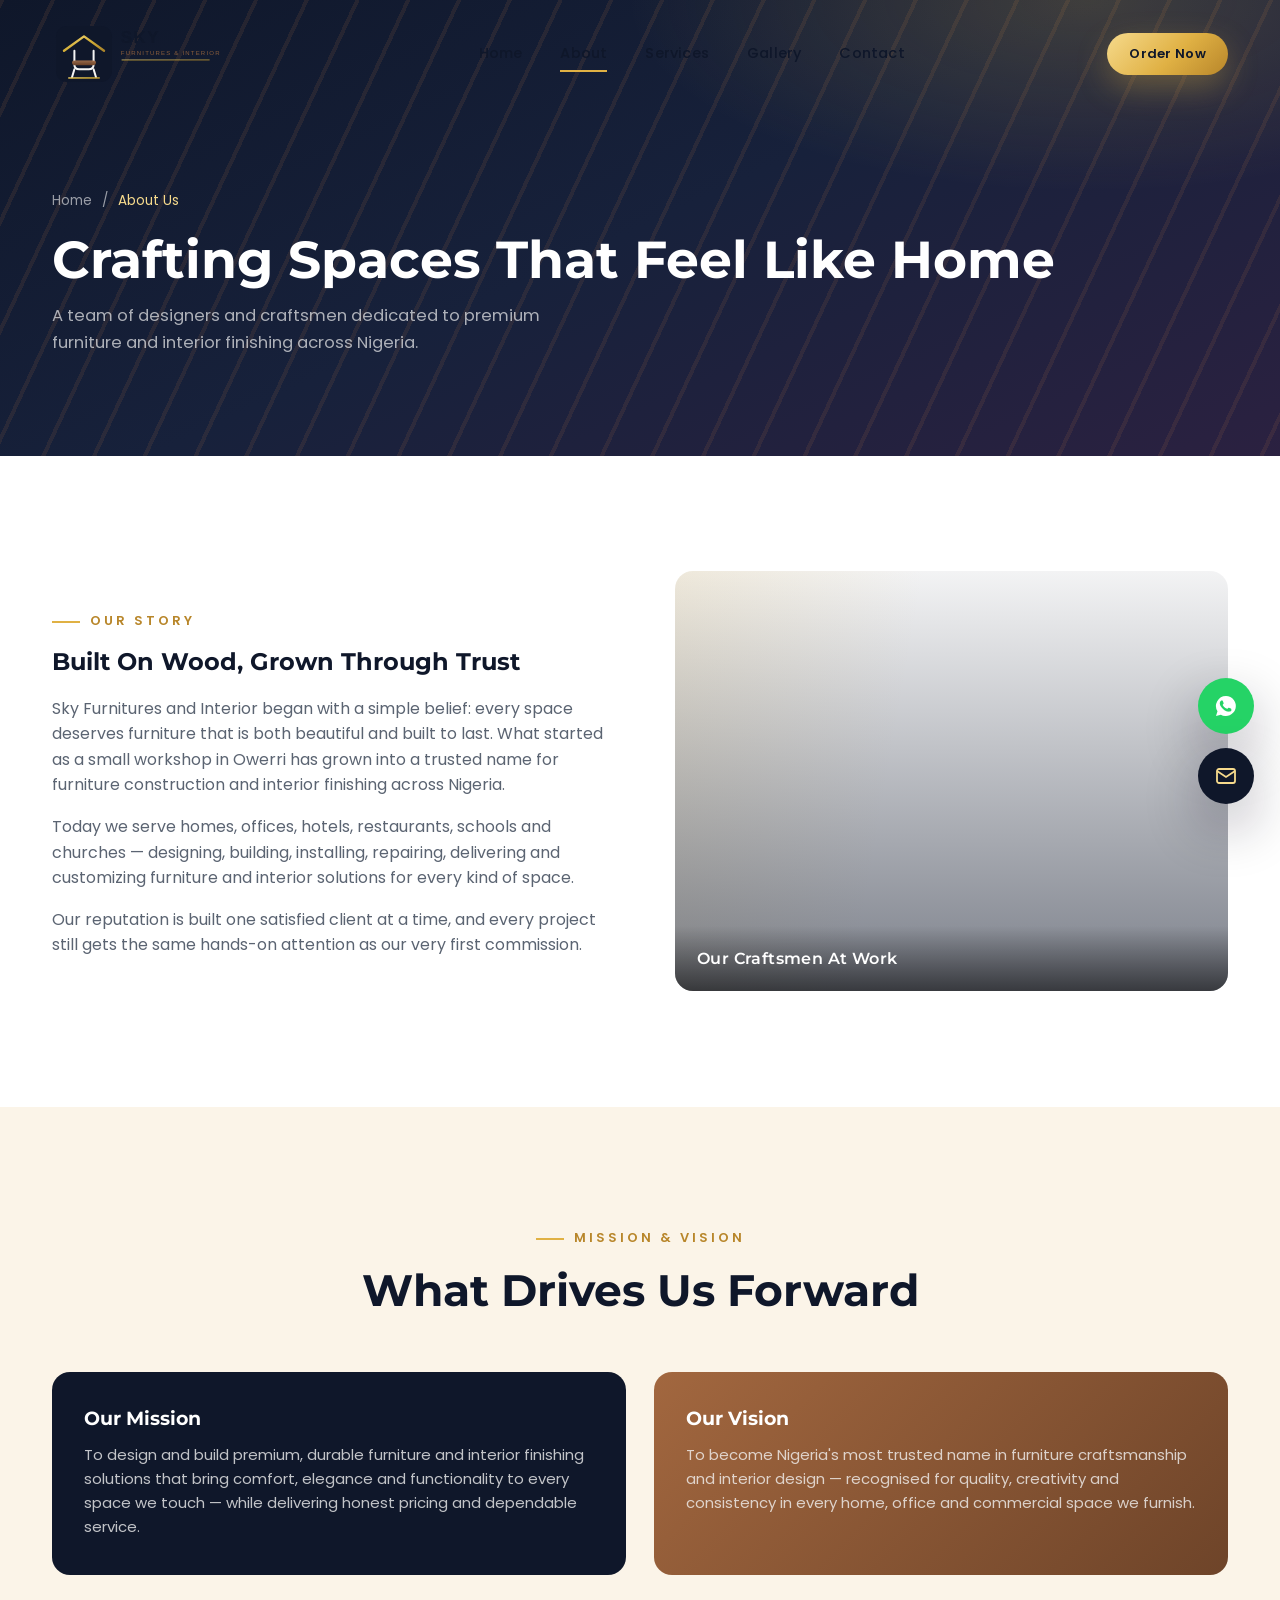
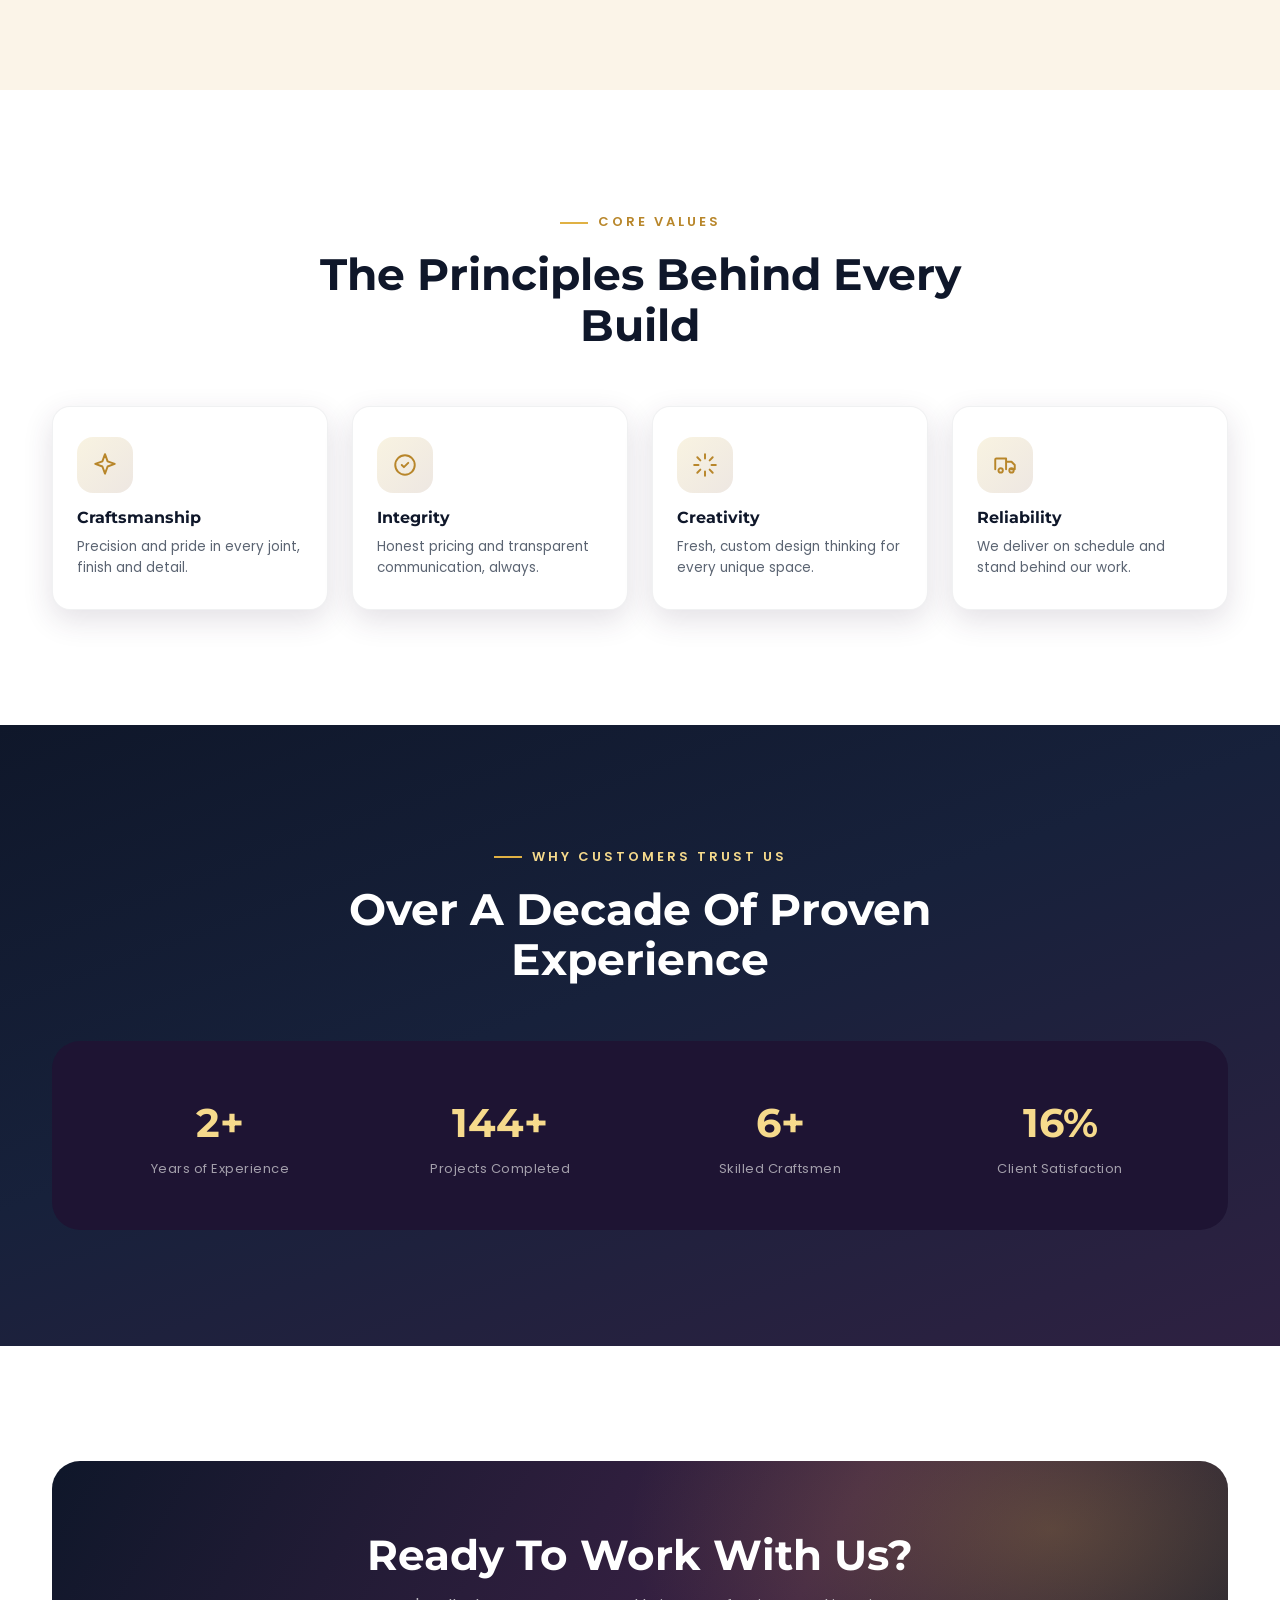
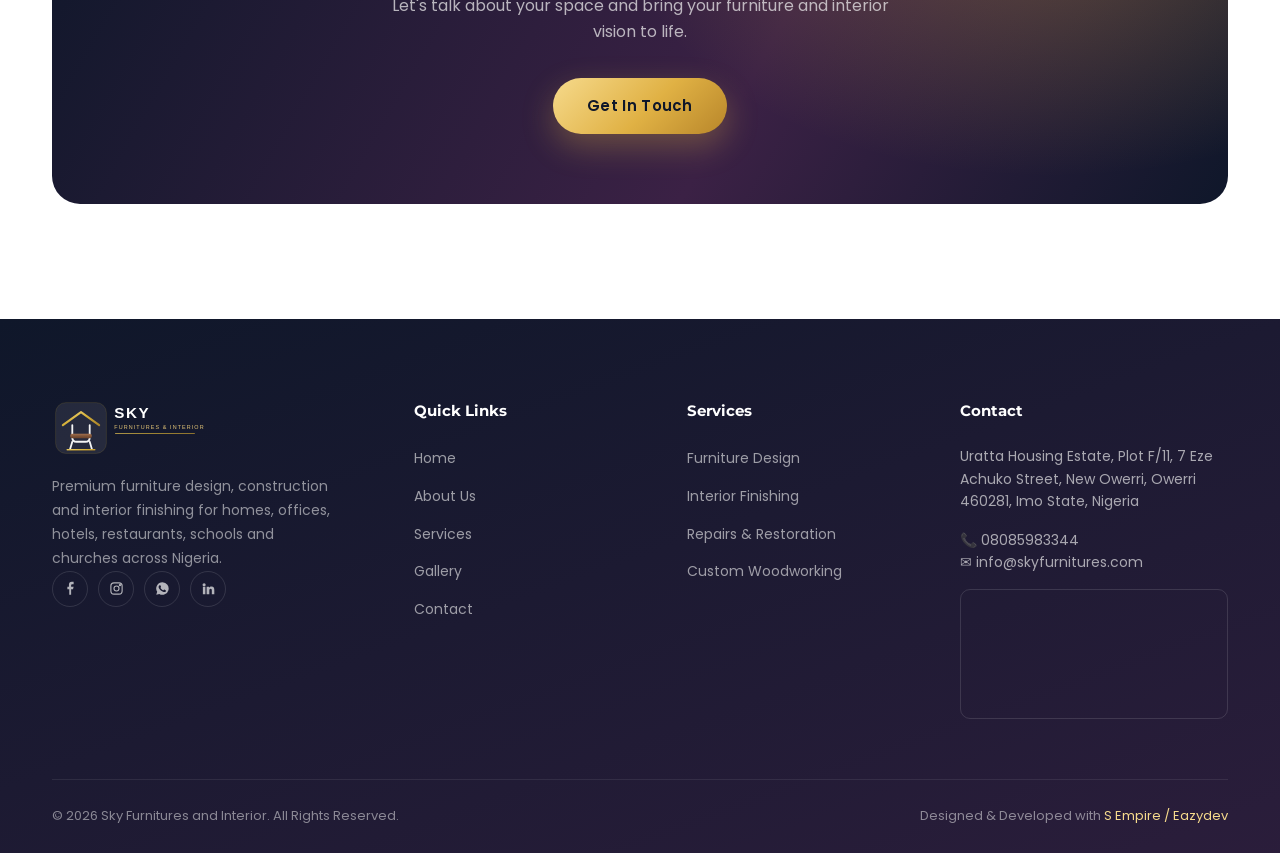
<file: about.html>
<!DOCTYPE html>
<html lang="en">
<head>
<meta charset="UTF-8">
<meta name="viewport" content="width=device-width, initial-scale=1.0">
<title>About Us | Sky Furnitures &amp; Interior</title>
<meta name="description" content="Learn the story, mission, vision and values behind Sky Furnitures and Interior — premium furniture and interior finishing craftsmen in Nigeria.">
<link rel="icon" type="image/svg+xml" href="images/icon.svg">
<link rel="preconnect" href="https://fonts.googleapis.com">
<link href="https://fonts.googleapis.com/css2?family=Montserrat:wght@500;600;700;800&family=Poppins:wght@300;400;500;600;700&display=swap" rel="stylesheet">
<link rel="stylesheet" href="style.css">
<link rel="stylesheet" href="responsive.css">
</head>
<body>

<div id="preloader" aria-hidden="true"><div class="loader-mark"></div></div>

<header class="site-header on-light">
  <div class="container nav-wrap">
    <a href="index.html" class="brand" aria-label="Sky Furnitures and Interior home">
      <img src="logo.svg" alt="" class="logo-full">
      <img src="logo-light.svg" alt="Sky Furnitures and Interior" class="logo-light">
    </a>
    <nav class="nav-links" id="navLinks">
      <a href="index.html">Home</a>
      <a href="about.html">About</a>
      <a href="services.html">Services</a>
      <a href="gallery.html">Gallery</a>
      <a href="contact.html">Contact</a>
    </nav>
    <div class="nav-cta">
      <a href="contact.html#order" class="btn btn-primary btn-sm">Order Now</a>
      <button class="hamburger" id="hamburger" aria-label="Toggle menu" aria-expanded="false">
        <span></span><span></span><span></span>
      </button>
    </div>
  </div>
</header>

<section class="page-hero">
  <div class="container">
    <div class="breadcrumb"><a href="index.html">Home</a> / <span class="accent">About Us</span></div>
    <h1>Crafting Spaces That Feel Like Home</h1>
    <p>A team of designers and craftsmen dedicated to premium furniture and interior finishing across Nigeria.</p>
  </div>
</section>

<section class="section">
  <div class="container story-grid">
    <div class="reveal">
      <span class="eyebrow">Our Story</span>
      <h2 style="margin-bottom:20px;">Built On Wood, Grown Through Trust</h2>
      <p style="color:var(--text-muted);margin-bottom:16px;">Sky Furnitures and Interior began with a simple belief: every space deserves furniture that is both beautiful and built to last. What started as a small workshop in Owerri has grown into a trusted name for furniture construction and interior finishing across Nigeria.</p>
      <p style="color:var(--text-muted);margin-bottom:16px;">Today we serve homes, offices, hotels, restaurants, schools and churches — designing, building, installing, repairing, delivering and customizing furniture and interior solutions for every kind of space.</p>
      <p style="color:var(--text-muted);">Our reputation is built one satisfied client at a time, and every project still gets the same hands-on attention as our very first commission.</p>
    </div>
    <div class="reveal reveal-delay-1">
      <div class="tile photo" style="height:420px;background-image:url('https://images.unsplash.com/photo-1779031242515-205111711b23?w=1000&q=78&auto=format&fit=crop&ixlib=rb-4.1.0')">
        <span class="tile-label">Our Craftsmen At Work</span>
      </div>
    </div>
  </div>
</section>

<section class="section section-light">
  <div class="container">
    <div class="section-head center">
      <span class="eyebrow">Mission &amp; Vision</span>
      <h2>What Drives Us Forward</h2>
    </div>
    <div class="mv-grid">
      <div class="mv-card mission reveal">
        <h3>Our Mission</h3>
        <p>To design and build premium, durable furniture and interior finishing solutions that bring comfort, elegance and functionality to every space we touch — while delivering honest pricing and dependable service.</p>
      </div>
      <div class="mv-card vision reveal reveal-delay-1">
        <h3>Our Vision</h3>
        <p>To become Nigeria's most trusted name in furniture craftsmanship and interior design — recognised for quality, creativity and consistency in every home, office and commercial space we furnish.</p>
      </div>
    </div>
  </div>
</section>

<section class="section">
  <div class="container">
    <div class="section-head center">
      <span class="eyebrow">Core Values</span>
      <h2>The Principles Behind Every Build</h2>
    </div>
    <div class="values-grid">
      <div class="value-card reveal">
        <div class="why-icon"><svg viewBox="0 0 24 24" fill="none" stroke="currentColor" stroke-width="1.8" stroke-linecap="round" stroke-linejoin="round"><path d="M12 2l2.4 6.6L21 11l-6.6 2.4L12 20l-2.4-6.6L3 11l6.6-2.4z"/></svg></div>
        <h4>Craftsmanship</h4>
        <p>Precision and pride in every joint, finish and detail.</p>
      </div>
      <div class="value-card reveal reveal-delay-1">
        <div class="why-icon"><svg viewBox="0 0 24 24" fill="none" stroke="currentColor" stroke-width="1.8" stroke-linecap="round" stroke-linejoin="round"><circle cx="12" cy="12" r="9"/><path d="M9 12l2 2 4-4"/></svg></div>
        <h4>Integrity</h4>
        <p>Honest pricing and transparent communication, always.</p>
      </div>
      <div class="value-card reveal reveal-delay-2">
        <div class="why-icon"><svg viewBox="0 0 24 24" fill="none" stroke="currentColor" stroke-width="1.8" stroke-linecap="round" stroke-linejoin="round"><path d="M12 2v4M12 18v4M4.9 4.9l2.8 2.8M16.3 16.3l2.8 2.8M2 12h4M18 12h4M4.9 19.1l2.8-2.8M16.3 7.7l2.8-2.8"/></svg></div>
        <h4>Creativity</h4>
        <p>Fresh, custom design thinking for every unique space.</p>
      </div>
      <div class="value-card reveal">
        <div class="why-icon"><svg viewBox="0 0 24 24" fill="none" stroke="currentColor" stroke-width="1.8" stroke-linecap="round" stroke-linejoin="round"><path d="M3 16V7a1 1 0 0 1 1-1h9v10M14 9h4l3 3v4h-3M8 19a2 2 0 1 0 0-4 2 2 0 0 0 0 4zM18 19a2 2 0 1 0 0-4 2 2 0 0 0 0 4z"/></svg></div>
        <h4>Reliability</h4>
        <p>We deliver on schedule and stand behind our work.</p>
      </div>
    </div>
  </div>
</section>

<section class="section section-dark">
  <div class="container">
    <div class="section-head center">
      <span class="eyebrow">Why Customers Trust Us</span>
      <h2>Over A Decade Of Proven Experience</h2>
    </div>
    <div class="stats-strip">
      <div class="stat"><b data-counter="12" data-suffix="+">0</b><span>Years of Experience</span></div>
      <div class="stat"><b data-counter="850" data-suffix="+">0</b><span>Projects Completed</span></div>
      <div class="stat"><b data-counter="40" data-suffix="+">0</b><span>Skilled Craftsmen</span></div>
      <div class="stat"><b data-counter="98" data-suffix="%">0</b><span>Client Satisfaction</span></div>
    </div>
  </div>
</section>

<section class="section">
  <div class="container">
    <div class="cta-banner reveal-zoom">
      <h2>Ready To Work With Us?</h2>
      <p>Let's talk about your space and bring your furniture and interior vision to life.</p>
      <a href="contact.html" class="btn btn-primary">Get In Touch</a>
    </div>
  </div>
</section>

<footer class="site-footer">
  <div class="container">
    <div class="footer-grid">
      <div class="footer-about">
        <img src="logo-light.svg" alt="Sky Furnitures and Interior">
        <p>Premium furniture design, construction and interior finishing for homes, offices, hotels, restaurants, schools and churches across Nigeria.</p>
        <div class="footer-social">
          <a href="#" aria-label="Facebook"><svg viewBox="0 0 24 24" fill="currentColor"><path d="M13 22v-9h3l1-4h-4V7c0-1 .3-2 2-2h2V1h-3c-3 0-4.5 2-4.5 4.5V9H7v4h3v9z"/></svg></a>
          <a href="#" aria-label="Instagram"><svg viewBox="0 0 24 24" fill="none" stroke="currentColor" stroke-width="1.8"><rect x="3" y="3" width="18" height="18" rx="5"/><circle cx="12" cy="12" r="4"/><circle cx="17.5" cy="6.5" r="1"/></svg></a>
          <a href="https://wa.me/2348085983344" aria-label="WhatsApp"><svg viewBox="0 0 24 24" fill="currentColor"><path d="M12 2a10 10 0 0 0-8.5 15.3L2 22l4.9-1.3A10 10 0 1 0 12 2zm5.6 14.2c-.2.7-1.4 1.3-2 1.4-.5.1-1.2.1-1.9-.1-.4-.1-1-.3-1.7-.6-3-1.3-4.9-4.3-5-4.5-.2-.2-1.2-1.6-1.2-3 0-1.4.7-2.1 1-2.4.3-.3.6-.4.8-.4h.6c.2 0 .4 0 .6.5.2.5.8 1.9.8 2 .1.2.1.3 0 .5-.1.2-.1.3-.3.5l-.4.5c-.1.2-.3.3-.1.6.2.3.8 1.3 1.7 2.1 1.2 1 2.1 1.4 2.4 1.5.3.1.5.1.6-.1l.7-.8c.3-.3.5-.3.8-.2l1.8.9c.2.1.4.2.5.3.1.2.1.9-.1 1.6z"/></svg></a>
          <a href="#" aria-label="LinkedIn"><svg viewBox="0 0 24 24" fill="currentColor"><path d="M4.98 3.5a2.5 2.5 0 1 1 0 5 2.5 2.5 0 0 1 0-5zM3 9h4v12H3zM9 9h3.8v1.7h.1c.5-1 1.8-2 3.7-2 4 0 4.7 2.6 4.7 6V21h-4v-5.6c0-1.3 0-3-1.8-3-1.9 0-2.2 1.5-2.2 3V21H9z"/></svg></a>
        </div>
      </div>
      <div class="footer-col">
        <h5>Quick Links</h5>
        <ul>
          <li><a href="index.html">Home</a></li>
          <li><a href="about.html">About Us</a></li>
          <li><a href="services.html">Services</a></li>
          <li><a href="gallery.html">Gallery</a></li>
          <li><a href="contact.html">Contact</a></li>
        </ul>
      </div>
      <div class="footer-col">
        <h5>Services</h5>
        <ul>
          <li><a href="services.html">Furniture Design</a></li>
          <li><a href="services.html">Interior Finishing</a></li>
          <li><a href="services.html">Repairs &amp; Restoration</a></li>
          <li><a href="services.html">Custom Woodworking</a></li>
        </ul>
      </div>
      <div class="footer-col">
        <h5>Contact</h5>
        <div class="info-row"><p>Uratta Housing Estate, Plot F/11, 7 Eze Achuko Street, New Owerri, Owerri 460281, Imo State, Nigeria</p></div>
        <div class="info-row"><p>📞 08085983344<br>✉ info@skyfurnitures.com</p></div>
        <div class="footer-map-embed"><iframe src="https://www.google.com/maps?q=Uratta%20Housing%20Estate%2C%20New%20Owerri%2C%20Owerri%2C%20Imo%20State%2C%20Nigeria&output=embed" loading="lazy" referrerpolicy="no-referrer-when-downgrade" title="Sky Furnitures and Interior location map"></iframe></div>
      </div>
    </div>
    <div class="footer-bottom">
      <span>© 2026 Sky Furnitures and Interior. All Rights Reserved.</span>
      <span class="credit">Designed &amp; Developed with <a href="#">S Empire / Eazydev</a></span>
    </div>
  </div>
</footer>

<div class="fab-stack">
  <a class="fab fab-whatsapp" href="https://wa.me/2348085983344" target="_blank" rel="noopener" aria-label="Chat on WhatsApp">
    <span class="fab-tooltip">Chat on WhatsApp</span>
    <svg viewBox="0 0 24 24" fill="currentColor"><path d="M12 2a10 10 0 0 0-8.5 15.3L2 22l4.9-1.3A10 10 0 1 0 12 2zm5.6 14.2c-.2.7-1.4 1.3-2 1.4-.5.1-1.2.1-1.9-.1-.4-.1-1-.3-1.7-.6-3-1.3-4.9-4.3-5-4.5-.2-.2-1.2-1.6-1.2-3 0-1.4.7-2.1 1-2.4.3-.3.6-.4.8-.4h.6c.2 0 .4 0 .6.5.2.5.8 1.9.8 2 .1.2.1.3 0 .5-.1.2-.1.3-.3.5l-.4.5c-.1.2-.3.3-.1.6.2.3.8 1.3 1.7 2.1 1.2 1 2.1 1.4 2.4 1.5.3.1.5.1.6-.1l.7-.8c.3-.3.5-.3.8-.2l1.8.9c.2.1.4.2.5.3.1.2.1.9-.1 1.6z"/></svg>
  </a>
  <a class="fab fab-email" href="mailto:info@skyfurnitures.com" aria-label="Email us">
    <span class="fab-tooltip">Email Us</span>
    <svg viewBox="0 0 24 24" fill="none" stroke="currentColor" stroke-width="1.8"><rect x="3" y="5" width="18" height="14" rx="2"/><path d="M3 7l9 6 9-6"/></svg>
  </a>
  <button class="fab fab-top" aria-label="Back to top">
    <svg viewBox="0 0 24 24" fill="none" stroke="currentColor" stroke-width="2"><path d="M12 19V5M5 12l7-7 7 7"/></svg>
  </button>
</div>

<script src="script.js"></script>
</body>
</html>
</file>
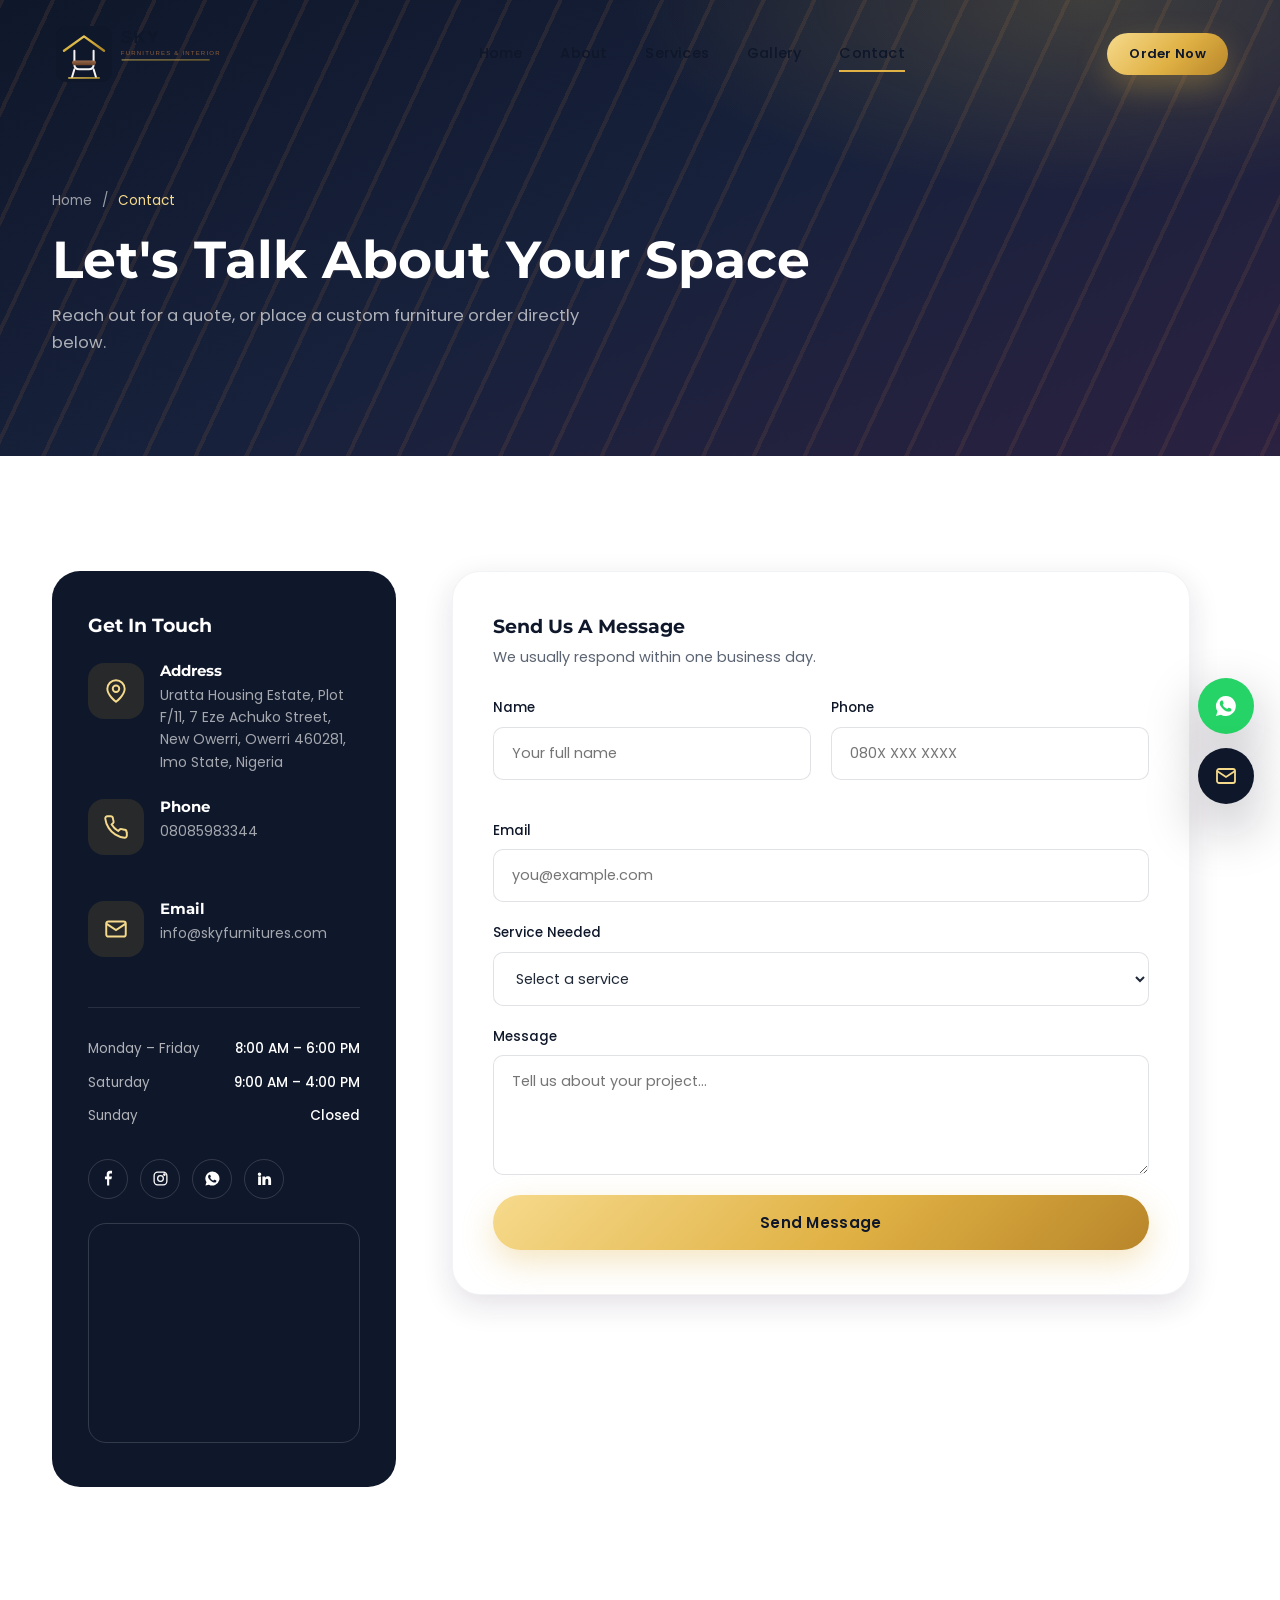
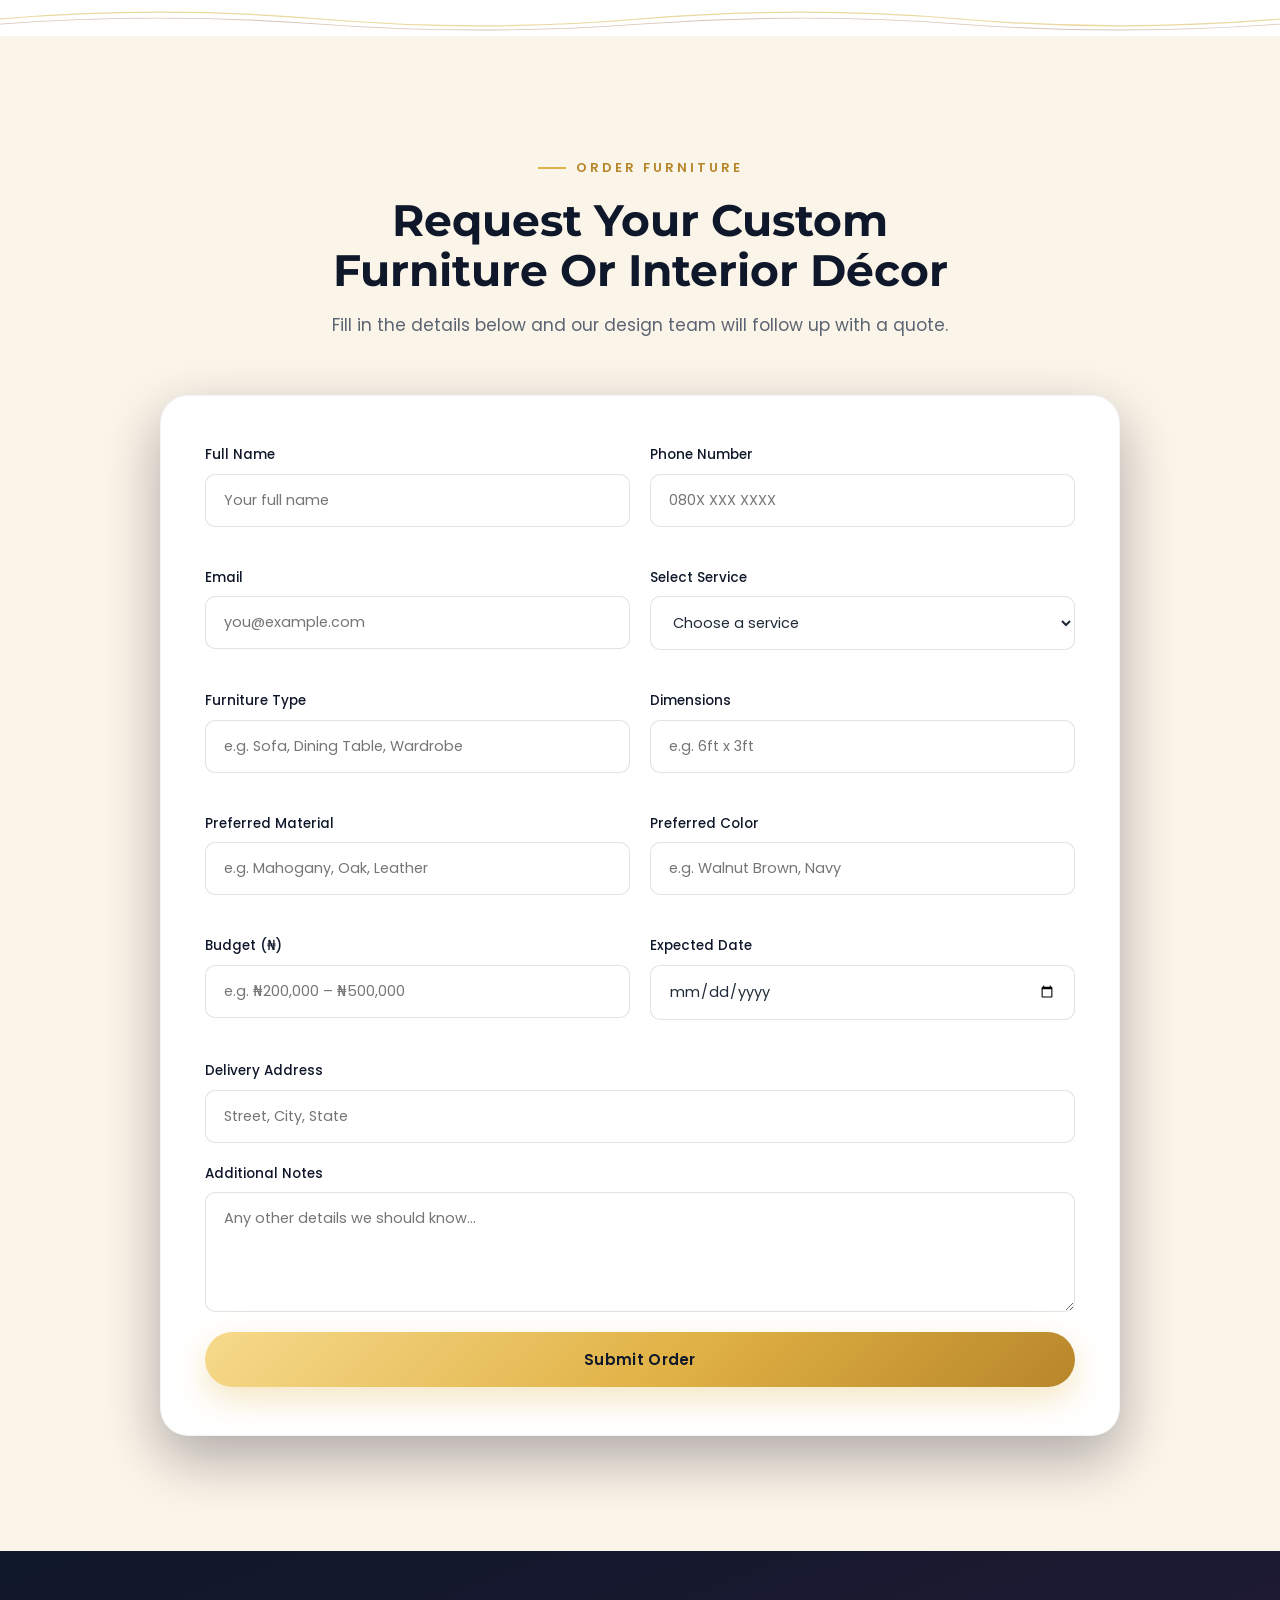
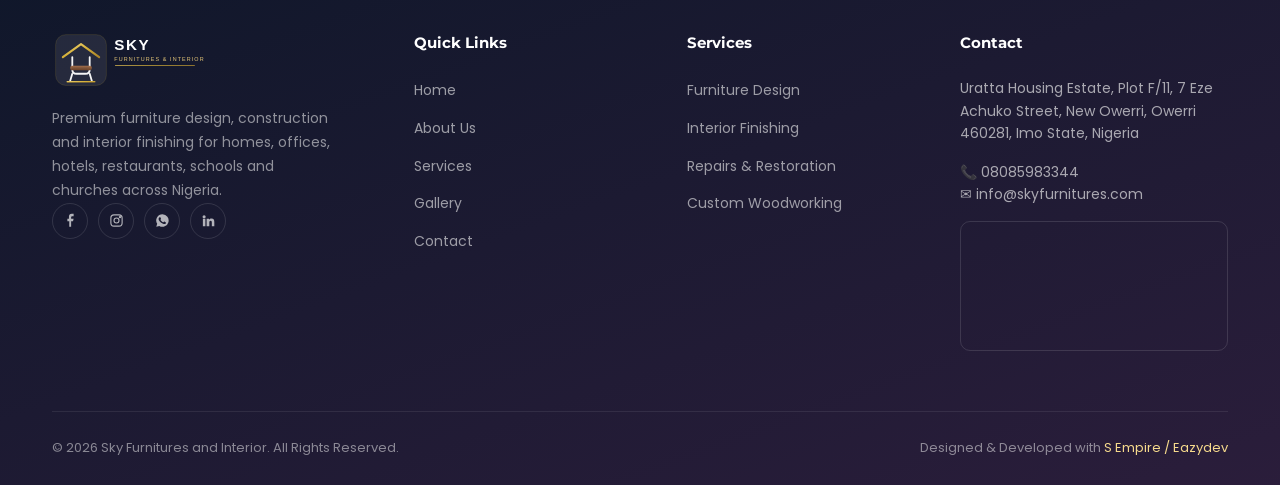
<file: contact.html>
<!DOCTYPE html>
<html lang="en">
<head>
<meta charset="UTF-8">
<meta name="viewport" content="width=device-width, initial-scale=1.0">
<title>Contact &amp; Order | Sky Furnitures &amp; Interior</title>
<meta name="description" content="Get in touch with Sky Furnitures and Interior or place a custom furniture and interior finishing order online.">
<link rel="icon" type="image/svg+xml" href="images/icon.svg">
<link rel="preconnect" href="https://fonts.googleapis.com">
<link href="https://fonts.googleapis.com/css2?family=Montserrat:wght@500;600;700;800&family=Poppins:wght@300;400;500;600;700&display=swap" rel="stylesheet">
<link rel="stylesheet" href="style.css">
<link rel="stylesheet" href="responsive.css">
</head>
<body>

<div id="preloader" aria-hidden="true"><div class="loader-mark"></div></div>

<header class="site-header on-light">
  <div class="container nav-wrap">
    <a href="index.html" class="brand" aria-label="Sky Furnitures and Interior home">
      <img src="logo.svg" alt="" class="logo-full">
      <img src="logo-light.svg" alt="Sky Furnitures and Interior" class="logo-light">
    </a>
    <nav class="nav-links" id="navLinks">
      <a href="index.html">Home</a>
      <a href="about.html">About</a>
      <a href="services.html">Services</a>
      <a href="gallery.html">Gallery</a>
      <a href="contact.html">Contact</a>
    </nav>
    <div class="nav-cta">
      <a href="contact.html#order" class="btn btn-primary btn-sm">Order Now</a>
      <button class="hamburger" id="hamburger" aria-label="Toggle menu" aria-expanded="false">
        <span></span><span></span><span></span>
      </button>
    </div>
  </div>
</header>

<section class="page-hero">
  <div class="container">
    <div class="breadcrumb"><a href="index.html">Home</a> / <span class="accent">Contact</span></div>
    <h1>Let's Talk About Your Space</h1>
    <p>Reach out for a quote, or place a custom furniture order directly below.</p>
  </div>
</section>

<section class="section">
  <div class="container contact-grid">

    <div class="reveal">
      <div class="contact-info-card">
        <h3>Get In Touch</h3>

        <div class="info-row">
          <div class="why-icon"><svg viewBox="0 0 24 24" fill="none" stroke="currentColor" stroke-width="1.8"><path d="M20 10c0 6-8 12-8 12s-8-6-8-12a8 8 0 0 1 16 0z"/><circle cx="12" cy="10" r="3"/></svg></div>
          <div><h4>Address</h4><p>Uratta Housing Estate, Plot F/11, 7 Eze Achuko Street, New Owerri, Owerri 460281, Imo State, Nigeria</p></div>
        </div>

        <div class="info-row">
          <div class="why-icon"><svg viewBox="0 0 24 24" fill="none" stroke="currentColor" stroke-width="1.8"><path d="M22 16.9v3a2 2 0 0 1-2.2 2 19.8 19.8 0 0 1-8.6-3.1 19.5 19.5 0 0 1-6-6A19.8 19.8 0 0 1 2.1 4.2 2 2 0 0 1 4.1 2h3a2 2 0 0 1 2 1.7c.1.9.3 1.8.6 2.7a2 2 0 0 1-.5 2.1L8 9.7a16 16 0 0 0 6 6l1.2-1.2a2 2 0 0 1 2.1-.5c.9.3 1.8.5 2.7.6a2 2 0 0 1 1.7 2.1z"/></svg></div>
          <div><h4>Phone</h4><p>08085983344</p></div>
        </div>

        <div class="info-row">
          <div class="why-icon"><svg viewBox="0 0 24 24" fill="none" stroke="currentColor" stroke-width="1.8"><rect x="3" y="5" width="18" height="14" rx="2"/><path d="M3 7l9 6 9-6"/></svg></div>
          <div><h4>Email</h4><p>info@skyfurnitures.com</p></div>
        </div>

        <div class="hours-list">
          <div class="hours-row"><span>Monday – Friday</span><b>8:00 AM – 6:00 PM</b></div>
          <div class="hours-row"><span>Saturday</span><b>9:00 AM – 4:00 PM</b></div>
          <div class="hours-row"><span>Sunday</span><b>Closed</b></div>
        </div>

        <div class="social-row">
          <a href="#" aria-label="Facebook"><svg viewBox="0 0 24 24" fill="currentColor"><path d="M13 22v-9h3l1-4h-4V7c0-1 .3-2 2-2h2V1h-3c-3 0-4.5 2-4.5 4.5V9H7v4h3v9z"/></svg></a>
          <a href="#" aria-label="Instagram"><svg viewBox="0 0 24 24" fill="none" stroke="currentColor" stroke-width="1.8"><rect x="3" y="3" width="18" height="18" rx="5"/><circle cx="12" cy="12" r="4"/><circle cx="17.5" cy="6.5" r="1"/></svg></a>
          <a href="https://wa.me/2348085983344" aria-label="WhatsApp"><svg viewBox="0 0 24 24" fill="currentColor"><path d="M12 2a10 10 0 0 0-8.5 15.3L2 22l4.9-1.3A10 10 0 1 0 12 2zm5.6 14.2c-.2.7-1.4 1.3-2 1.4-.5.1-1.2.1-1.9-.1-.4-.1-1-.3-1.7-.6-3-1.3-4.9-4.3-5-4.5-.2-.2-1.2-1.6-1.2-3 0-1.4.7-2.1 1-2.4.3-.3.6-.4.8-.4h.6c.2 0 .4 0 .6.5.2.5.8 1.9.8 2 .1.2.1.3 0 .5-.1.2-.1.3-.3.5l-.4.5c-.1.2-.3.3-.1.6.2.3.8 1.3 1.7 2.1 1.2 1 2.1 1.4 2.4 1.5.3.1.5.1.6-.1l.7-.8c.3-.3.5-.3.8-.2l1.8.9c.2.1.4.2.5.3.1.2.1.9-.1 1.6z"/></svg></a>
          <a href="#" aria-label="LinkedIn"><svg viewBox="0 0 24 24" fill="currentColor"><path d="M4.98 3.5a2.5 2.5 0 1 1 0 5 2.5 2.5 0 0 1 0-5zM3 9h4v12H3zM9 9h3.8v1.7h.1c.5-1 1.8-2 3.7-2 4 0 4.7 2.6 4.7 6V21h-4v-5.6c0-1.3 0-3-1.8-3-1.9 0-2.2 1.5-2.2 3V21H9z"/></svg></a>
        </div>

        <div class="map-embed"><iframe src="https://www.google.com/maps?q=Uratta%20Housing%20Estate%2C%20New%20Owerri%2C%20Owerri%2C%20Imo%20State%2C%20Nigeria&output=embed" loading="lazy" referrerpolicy="no-referrer-when-downgrade" title="Sky Furnitures and Interior location map"></iframe></div>
      </div>
    </div>

    <div class="reveal reveal-delay-1">
      <div class="contact-form-card">
        <h3 style="margin-bottom:8px;">Send Us A Message</h3>
        <p style="color:var(--text-muted);margin-bottom:28px;font-size:14.5px;">We usually respond within one business day.</p>
        <form data-validate data-success-title="Message Sent!" data-success-msg="Thank you for reaching out — our team will get back to you shortly.">
          <div class="form-row">
            <div class="field">
              <label for="c-name">Name</label>
              <input type="text" id="c-name" name="name" placeholder="Your full name" required>
              <span class="err-msg">Please enter your name.</span>
            </div>
            <div class="field">
              <label for="c-phone">Phone</label>
              <input type="tel" id="c-phone" name="phone" placeholder="080X XXX XXXX" required>
              <span class="err-msg">Please enter a valid phone number.</span>
            </div>
          </div>
          <div class="field">
            <label for="c-email">Email</label>
            <input type="email" id="c-email" name="email" placeholder="you@example.com" required>
            <span class="err-msg">Please enter a valid email address.</span>
          </div>
          <div class="field">
            <label for="c-service">Service Needed</label>
            <select id="c-service" name="service" required>
              <option value="" selected disabled>Select a service</option>
              <option>Furniture Design &amp; Construction</option>
              <option>Interior Finishing</option>
              <option>Furniture Repairs &amp; Restoration</option>
              <option>Custom Woodworking</option>
              <option>Delivery &amp; Installation</option>
              <option>Other</option>
            </select>
            <span class="err-msg">Please select a service.</span>
          </div>
          <div class="field">
            <label for="c-message">Message</label>
            <textarea id="c-message" name="message" placeholder="Tell us about your project..." required></textarea>
            <span class="err-msg">Please enter your message.</span>
          </div>
          <button type="submit" class="btn btn-primary" style="width:100%;">Send Message</button>
        </form>
      </div>
    </div>

  </div>
</section>

<div class="divider-wood"></div>

<!-- ORDER FURNITURE SECTION -->
<section class="section section-light" id="order">
  <div class="container">
    <div class="section-head center">
      <span class="eyebrow">Order Furniture</span>
      <h2>Request Your Custom Furniture Or Interior Décor</h2>
      <p>Fill in the details below and our design team will follow up with a quote.</p>
    </div>

    <div class="order-card reveal">
      <form data-validate data-success-title="Order Received!" data-success-msg="Thank you for your order — our team will contact you within 24 hours to confirm details.">
        <div class="form-row">
          <div class="field">
            <label for="o-name">Full Name</label>
            <input type="text" id="o-name" name="fullname" placeholder="Your full name" required>
            <span class="err-msg">Please enter your full name.</span>
          </div>
          <div class="field">
            <label for="o-phone">Phone Number</label>
            <input type="tel" id="o-phone" name="phone" placeholder="080X XXX XXXX" required>
            <span class="err-msg">Please enter a valid phone number.</span>
          </div>
        </div>

        <div class="form-row">
          <div class="field">
            <label for="o-email">Email</label>
            <input type="email" id="o-email" name="email" placeholder="you@example.com" required>
            <span class="err-msg">Please enter a valid email address.</span>
          </div>
          <div class="field">
            <label for="o-service">Select Service</label>
            <select id="o-service" name="service" required>
              <option value="" selected disabled>Choose a service</option>
              <option>Furniture Construction</option>
              <option>Interior Finishing</option>
              <option>Furniture Repair</option>
              <option>Custom Woodworking</option>
              <option>Delivery Only</option>
            </select>
            <span class="err-msg">Please select a service.</span>
          </div>
        </div>

        <div class="form-row">
          <div class="field">
            <label for="o-type">Furniture Type</label>
            <input type="text" id="o-type" name="furnitureType" placeholder="e.g. Sofa, Dining Table, Wardrobe">
          </div>
          <div class="field">
            <label for="o-dimensions">Dimensions</label>
            <input type="text" id="o-dimensions" name="dimensions" placeholder="e.g. 6ft x 3ft">
          </div>
        </div>

        <div class="form-row">
          <div class="field">
            <label for="o-material">Preferred Material</label>
            <input type="text" id="o-material" name="material" placeholder="e.g. Mahogany, Oak, Leather">
          </div>
          <div class="field">
            <label for="o-color">Preferred Color</label>
            <input type="text" id="o-color" name="color" placeholder="e.g. Walnut Brown, Navy">
          </div>
        </div>

        <div class="form-row">
          <div class="field">
            <label for="o-budget">Budget (₦)</label>
            <input type="text" id="o-budget" name="budget" placeholder="e.g. ₦200,000 – ₦500,000">
          </div>
          <div class="field">
            <label for="o-date">Expected Date</label>
            <input type="date" id="o-date" name="expectedDate">
          </div>
        </div>

        <div class="field">
          <label for="o-address">Delivery Address</label>
          <input type="text" id="o-address" name="deliveryAddress" placeholder="Street, City, State" required>
          <span class="err-msg">Please enter a delivery address.</span>
        </div>

        <div class="field">
          <label for="o-notes">Additional Notes</label>
          <textarea id="o-notes" name="notes" placeholder="Any other details we should know..."></textarea>
        </div>

        <button type="submit" class="btn btn-primary" style="width:100%;">Submit Order</button>
      </form>
    </div>
  </div>
</section>

<footer class="site-footer">
  <div class="container">
    <div class="footer-grid">
      <div class="footer-about">
        <img src="logo-light.svg" alt="Sky Furnitures and Interior">
        <p>Premium furniture design, construction and interior finishing for homes, offices, hotels, restaurants, schools and churches across Nigeria.</p>
        <div class="footer-social">
          <a href="#" aria-label="Facebook"><svg viewBox="0 0 24 24" fill="currentColor"><path d="M13 22v-9h3l1-4h-4V7c0-1 .3-2 2-2h2V1h-3c-3 0-4.5 2-4.5 4.5V9H7v4h3v9z"/></svg></a>
          <a href="#" aria-label="Instagram"><svg viewBox="0 0 24 24" fill="none" stroke="currentColor" stroke-width="1.8"><rect x="3" y="3" width="18" height="18" rx="5"/><circle cx="12" cy="12" r="4"/><circle cx="17.5" cy="6.5" r="1"/></svg></a>
          <a href="https://wa.me/2348085983344" aria-label="WhatsApp"><svg viewBox="0 0 24 24" fill="currentColor"><path d="M12 2a10 10 0 0 0-8.5 15.3L2 22l4.9-1.3A10 10 0 1 0 12 2zm5.6 14.2c-.2.7-1.4 1.3-2 1.4-.5.1-1.2.1-1.9-.1-.4-.1-1-.3-1.7-.6-3-1.3-4.9-4.3-5-4.5-.2-.2-1.2-1.6-1.2-3 0-1.4.7-2.1 1-2.4.3-.3.6-.4.8-.4h.6c.2 0 .4 0 .6.5.2.5.8 1.9.8 2 .1.2.1.3 0 .5-.1.2-.1.3-.3.5l-.4.5c-.1.2-.3.3-.1.6.2.3.8 1.3 1.7 2.1 1.2 1 2.1 1.4 2.4 1.5.3.1.5.1.6-.1l.7-.8c.3-.3.5-.3.8-.2l1.8.9c.2.1.4.2.5.3.1.2.1.9-.1 1.6z"/></svg></a>
          <a href="#" aria-label="LinkedIn"><svg viewBox="0 0 24 24" fill="currentColor"><path d="M4.98 3.5a2.5 2.5 0 1 1 0 5 2.5 2.5 0 0 1 0-5zM3 9h4v12H3zM9 9h3.8v1.7h.1c.5-1 1.8-2 3.7-2 4 0 4.7 2.6 4.7 6V21h-4v-5.6c0-1.3 0-3-1.8-3-1.9 0-2.2 1.5-2.2 3V21H9z"/></svg></a>
        </div>
      </div>
      <div class="footer-col">
        <h5>Quick Links</h5>
        <ul>
          <li><a href="index.html">Home</a></li>
          <li><a href="about.html">About Us</a></li>
          <li><a href="services.html">Services</a></li>
          <li><a href="gallery.html">Gallery</a></li>
          <li><a href="contact.html">Contact</a></li>
        </ul>
      </div>
      <div class="footer-col">
        <h5>Services</h5>
        <ul>
          <li><a href="services.html">Furniture Design</a></li>
          <li><a href="services.html">Interior Finishing</a></li>
          <li><a href="services.html">Repairs &amp; Restoration</a></li>
          <li><a href="services.html">Custom Woodworking</a></li>
        </ul>
      </div>
      <div class="footer-col">
        <h5>Contact</h5>
        <div class="info-row"><p>Uratta Housing Estate, Plot F/11, 7 Eze Achuko Street, New Owerri, Owerri 460281, Imo State, Nigeria</p></div>
        <div class="info-row"><p>📞 08085983344<br>✉ info@skyfurnitures.com</p></div>
        <div class="footer-map-embed"><iframe src="https://www.google.com/maps?q=Uratta%20Housing%20Estate%2C%20New%20Owerri%2C%20Owerri%2C%20Imo%20State%2C%20Nigeria&output=embed" loading="lazy" referrerpolicy="no-referrer-when-downgrade" title="Sky Furnitures and Interior location map"></iframe></div>
      </div>
    </div>
    <div class="footer-bottom">
      <span>© 2026 Sky Furnitures and Interior. All Rights Reserved.</span>
      <span class="credit">Designed &amp; Developed with <a href="#">S Empire / Eazydev</a></span>
    </div>
  </div>
</footer>

<div class="fab-stack">
  <a class="fab fab-whatsapp" href="https://wa.me/2348085983344" target="_blank" rel="noopener" aria-label="Chat on WhatsApp">
    <span class="fab-tooltip">Chat on WhatsApp</span>
    <svg viewBox="0 0 24 24" fill="currentColor"><path d="M12 2a10 10 0 0 0-8.5 15.3L2 22l4.9-1.3A10 10 0 1 0 12 2zm5.6 14.2c-.2.7-1.4 1.3-2 1.4-.5.1-1.2.1-1.9-.1-.4-.1-1-.3-1.7-.6-3-1.3-4.9-4.3-5-4.5-.2-.2-1.2-1.6-1.2-3 0-1.4.7-2.1 1-2.4.3-.3.6-.4.8-.4h.6c.2 0 .4 0 .6.5.2.5.8 1.9.8 2 .1.2.1.3 0 .5-.1.2-.1.3-.3.5l-.4.5c-.1.2-.3.3-.1.6.2.3.8 1.3 1.7 2.1 1.2 1 2.1 1.4 2.4 1.5.3.1.5.1.6-.1l.7-.8c.3-.3.5-.3.8-.2l1.8.9c.2.1.4.2.5.3.1.2.1.9-.1 1.6z"/></svg>
  </a>
  <a class="fab fab-email" href="mailto:info@skyfurnitures.com" aria-label="Email us">
    <span class="fab-tooltip">Email Us</span>
    <svg viewBox="0 0 24 24" fill="none" stroke="currentColor" stroke-width="1.8"><rect x="3" y="5" width="18" height="14" rx="2"/><path d="M3 7l9 6 9-6"/></svg>
  </a>
  <button class="fab fab-top" aria-label="Back to top">
    <svg viewBox="0 0 24 24" fill="none" stroke="currentColor" stroke-width="2"><path d="M12 19V5M5 12l7-7 7 7"/></svg>
  </button>
</div>

<!-- SUCCESS MODAL -->
<div class="popup-overlay" id="popupOverlay"></div>
<div class="modal-success" id="modalSuccess">
  <button class="close-modal" style="position:absolute;top:16px;right:18px;font-size:20px;color:var(--text-muted);" aria-label="Close">&times;</button>
  <div class="sp-icon" style="margin:0 auto 20px;width:64px;height:64px;border-radius:50%;background:rgba(34,197,94,0.12);display:flex;align-items:center;justify-content:center;">
    <svg viewBox="0 0 24 24" fill="none" stroke="#16A34A" stroke-width="2" width="30" height="30"><path d="M20 6L9 17l-5-5"/></svg>
  </div>
  <h3>Success!</h3>
  <p>Your request has been received.</p>
  <button class="btn btn-dark close-modal">Done</button>
</div>

<script src="script.js"></script>
</body>
</html>
</file>
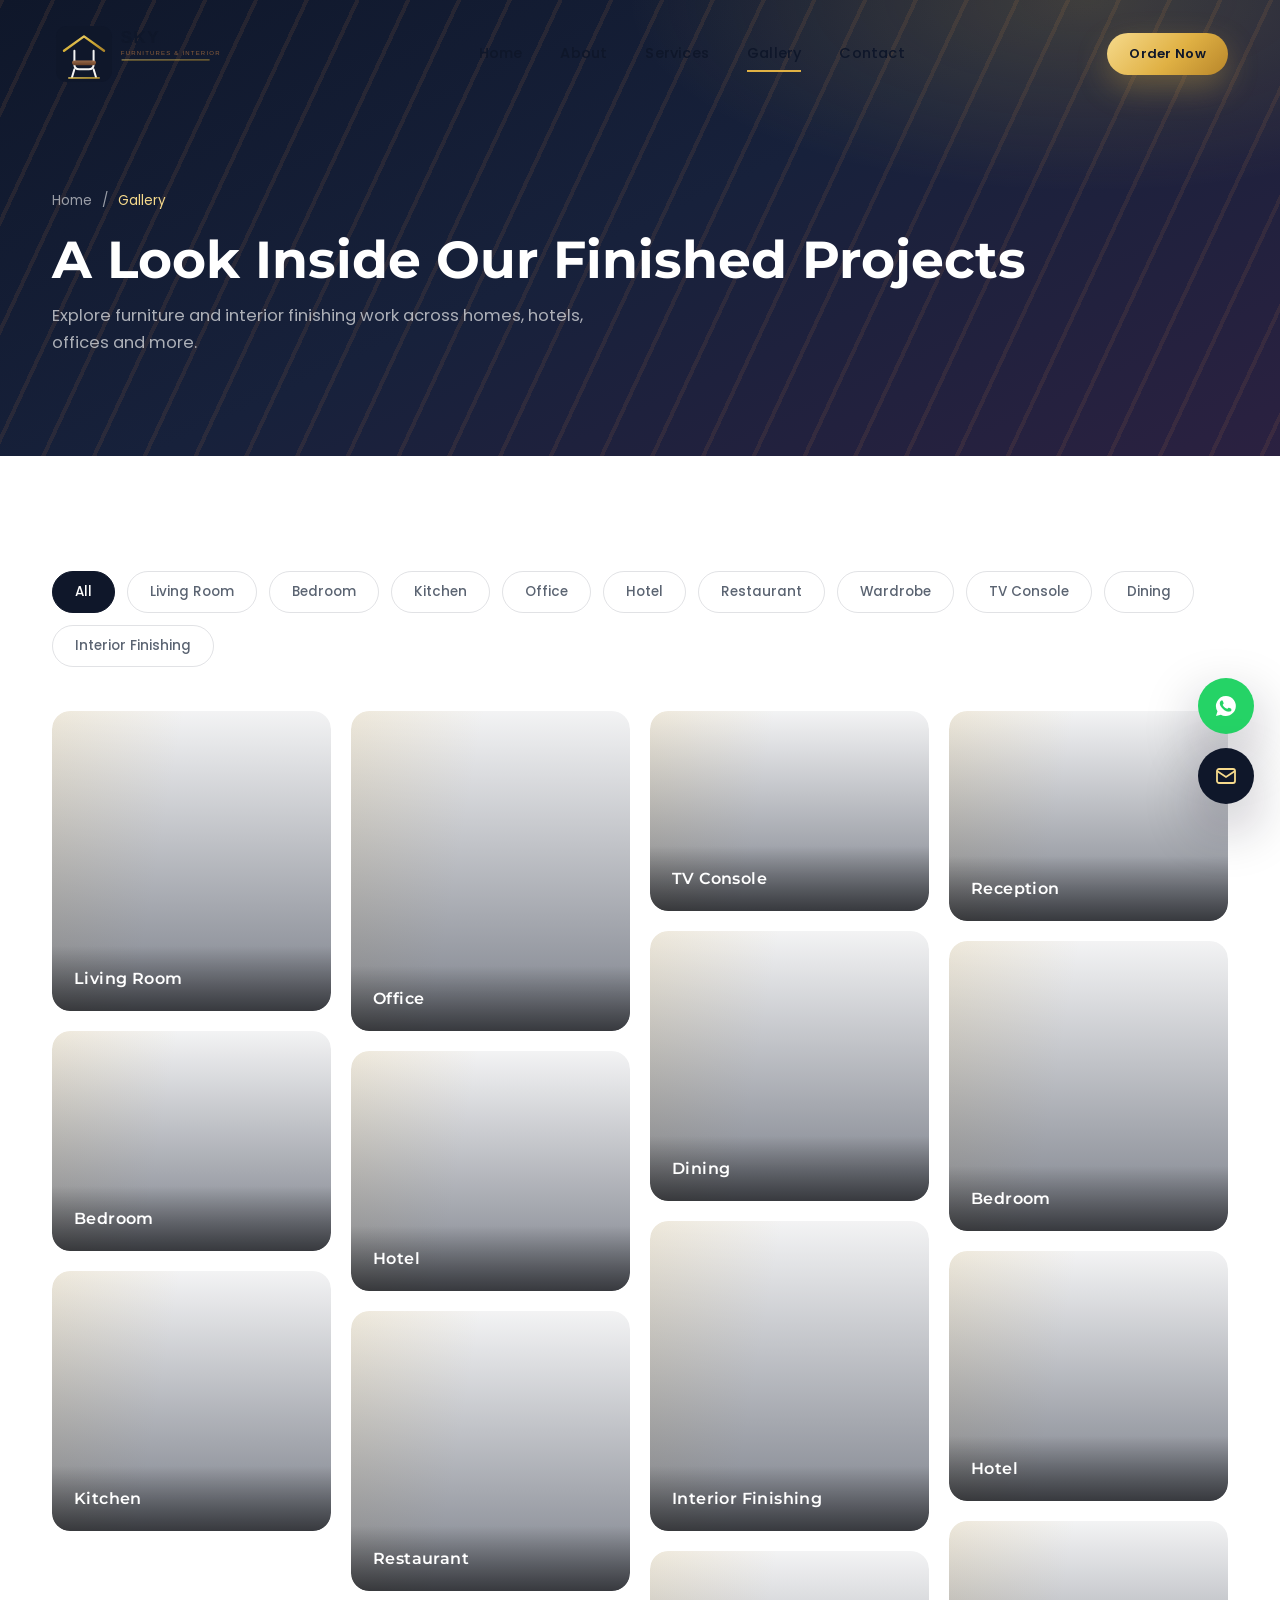
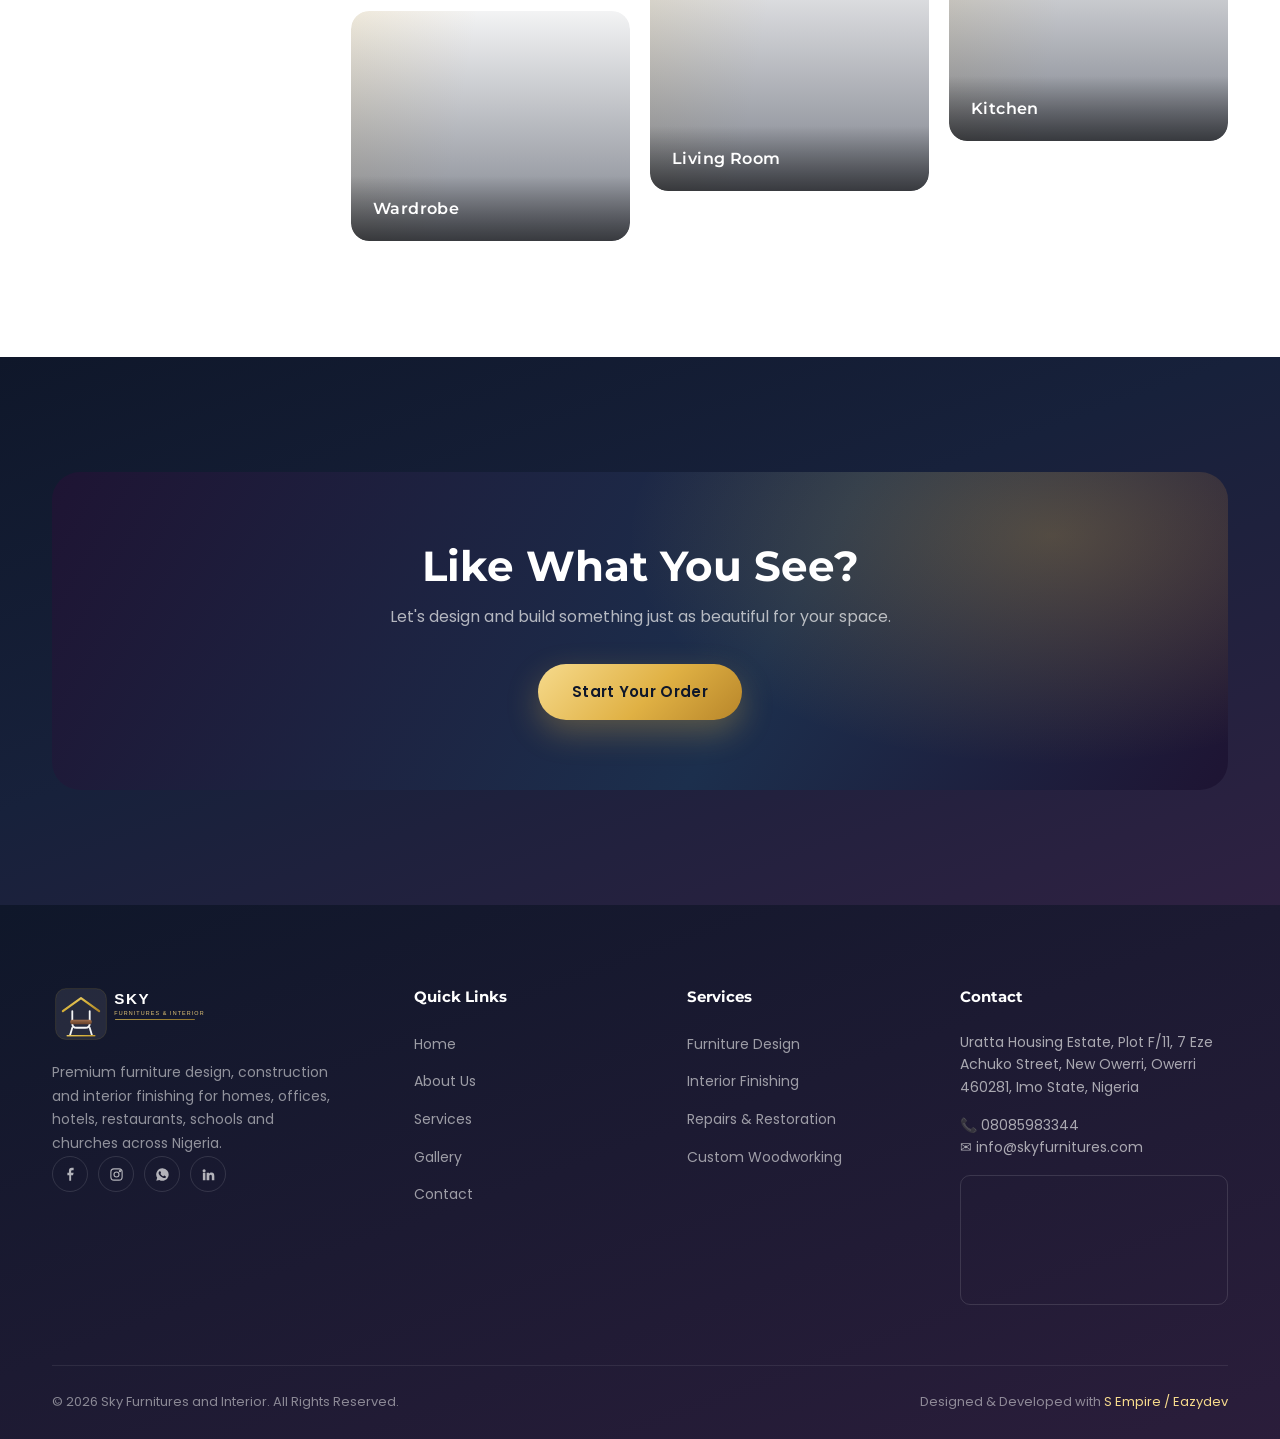
<file: gallery.html>
<!DOCTYPE html>
<html lang="en">
<head>
<meta charset="UTF-8">
<meta name="viewport" content="width=device-width, initial-scale=1.0">
<title>Gallery | Sky Furnitures &amp; Interior</title>
<meta name="description" content="Browse our gallery of completed furniture and interior finishing projects — living rooms, bedrooms, kitchens, offices, hotels and more.">
<link rel="icon" type="image/svg+xml" href="images/icon.svg">
<link rel="preconnect" href="https://fonts.googleapis.com">
<link href="https://fonts.googleapis.com/css2?family=Montserrat:wght@500;600;700;800&family=Poppins:wght@300;400;500;600;700&display=swap" rel="stylesheet">
<link rel="stylesheet" href="style.css">
<link rel="stylesheet" href="responsive.css">
</head>
<body>

<div id="preloader" aria-hidden="true"><div class="loader-mark"></div></div>

<header class="site-header on-light">
  <div class="container nav-wrap">
    <a href="index.html" class="brand" aria-label="Sky Furnitures and Interior home">
      <img src="logo.svg" alt="" class="logo-full">
      <img src="logo-light.svg" alt="Sky Furnitures and Interior" class="logo-light">
    </a>
    <nav class="nav-links" id="navLinks">
      <a href="index.html">Home</a>
      <a href="about.html">About</a>
      <a href="services.html">Services</a>
      <a href="gallery.html">Gallery</a>
      <a href="contact.html">Contact</a>
    </nav>
    <div class="nav-cta">
      <a href="contact.html#order" class="btn btn-primary btn-sm">Order Now</a>
      <button class="hamburger" id="hamburger" aria-label="Toggle menu" aria-expanded="false">
        <span></span><span></span><span></span>
      </button>
    </div>
  </div>
</header>

<section class="page-hero">
  <div class="container">
    <div class="breadcrumb"><a href="index.html">Home</a> / <span class="accent">Gallery</span></div>
    <h1>A Look Inside Our Finished Projects</h1>
    <p>Explore furniture and interior finishing work across homes, hotels, offices and more.</p>
  </div>
</section>

<section class="section">
  <div class="container">

    <div class="gallery-filters">
      <button class="filter-btn active" data-filter="all">All</button>
      <button class="filter-btn" data-filter="living">Living Room</button>
      <button class="filter-btn" data-filter="bedroom">Bedroom</button>
      <button class="filter-btn" data-filter="kitchen">Kitchen</button>
      <button class="filter-btn" data-filter="office">Office</button>
      <button class="filter-btn" data-filter="hotel">Hotel</button>
      <button class="filter-btn" data-filter="restaurant">Restaurant</button>
      <button class="filter-btn" data-filter="wardrobe">Wardrobe</button>
      <button class="filter-btn" data-filter="tv">TV Console</button>
      <button class="filter-btn" data-filter="dining">Dining</button>
      <button class="filter-btn" data-filter="finishing">Interior Finishing</button>
    </div>

    <div class="masonry">

      <div class="masonry-item" data-category="living" data-title="Luxury Living Room — Owerri Residence">
        <div class="tile photo" style="height:300px;background-image:url('https://images.unsplash.com/photo-1638885930125-85350348d266?w=1600&q=78&auto=format&fit=crop&ixlib=rb-4.1.0')"><span class="tile-label">Living Room</span></div>
        <div class="m-overlay"><span>Luxury Living Room</span></div>
      </div>

      <div class="masonry-item" data-category="bedroom" data-title="Master Bedroom Suite">
        <div class="tile photo" style="height:220px;background-image:url('https://images.unsplash.com/photo-1562438668-bcf0ca6578f0?w=1600&q=78&auto=format&fit=crop&ixlib=rb-4.1.0')"><span class="tile-label">Bedroom</span></div>
        <div class="m-overlay"><span>Master Bedroom Suite</span></div>
      </div>

      <div class="masonry-item" data-category="kitchen" data-title="Modern Fitted Kitchen">
        <div class="tile photo" style="height:260px;background-image:url('https://images.unsplash.com/photo-1696986681606-b156ccd761c5?w=900&q=78&auto=format&fit=crop&ixlib=rb-4.1.0')"><span class="tile-label">Kitchen</span></div>
        <div class="m-overlay"><span>Modern Fitted Kitchen</span></div>
      </div>

      <div class="masonry-item" data-category="office" data-title="Executive Office Furnishing">
        <div class="tile photo" style="height:320px;background-image:url('https://images.unsplash.com/photo-1706074793638-da28b90ea8ae?w=1600&q=78&auto=format&fit=crop&ixlib=rb-4.1.0')"><span class="tile-label">Office</span></div>
        <div class="m-overlay"><span>Executive Office</span></div>
      </div>

      <div class="masonry-item" data-category="hotel" data-title="Hotel Room Interior Finishing">
        <div class="tile photo" style="height:240px;background-image:url('https://images.unsplash.com/photo-1742844552264-71e01c8dd7c0?w=900&q=78&auto=format&fit=crop&ixlib=rb-4.1.0')"><span class="tile-label">Hotel</span></div>
        <div class="m-overlay"><span>Hotel Room Interior</span></div>
      </div>

      <div class="masonry-item" data-category="restaurant" data-title="Restaurant Dining Hall">
        <div class="tile photo" style="height:280px;background-image:url('https://images.unsplash.com/photo-1753727471014-efe38840c7c7?w=900&q=78&auto=format&fit=crop&ixlib=rb-4.1.0')"><span class="tile-label">Restaurant</span></div>
        <div class="m-overlay"><span>Restaurant Dining Hall</span></div>
      </div>

      <div class="masonry-item" data-category="wardrobe" data-title="Walk-In Wardrobe">
        <div class="tile photo" style="height:230px;background-image:url('https://images.unsplash.com/photo-1672137233327-37b0c1049e77?w=800&q=78&auto=format&fit=crop&ixlib=rb-4.1.0')"><span class="tile-label">Wardrobe</span></div>
        <div class="m-overlay"><span>Walk-In Wardrobe</span></div>
      </div>

      <div class="masonry-item" data-category="tv" data-title="TV Console Unit">
        <div class="tile photo" style="height:200px;background-image:url('https://images.unsplash.com/photo-1611094016919-36b65678f3d6?w=800&q=78&auto=format&fit=crop&ixlib=rb-4.1.0')"><span class="tile-label">TV Console</span></div>
        <div class="m-overlay"><span>TV Console Unit</span></div>
      </div>

      <div class="masonry-item" data-category="dining" data-title="Family Dining Set">
        <div class="tile photo" style="height:270px;background-image:url('https://images.unsplash.com/photo-1621293954908-907159247fc8?w=900&q=78&auto=format&fit=crop&ixlib=rb-4.1.0')"><span class="tile-label">Dining</span></div>
        <div class="m-overlay"><span>Family Dining Set</span></div>
      </div>

      <div class="masonry-item" data-category="finishing" data-title="Full Interior Finishing — Church Hall">
        <div class="tile photo" style="height:310px;background-image:url('https://images.unsplash.com/photo-1622372738946-62e02505feb3?w=900&q=78&auto=format&fit=crop&ixlib=rb-4.1.0')"><span class="tile-label">Interior Finishing</span></div>
        <div class="m-overlay"><span>Church Hall Finishing</span></div>
      </div>

      <div class="masonry-item" data-category="living" data-title="Contemporary Sitting Room">
        <div class="tile photo" style="height:240px;background-image:url('https://images.unsplash.com/photo-1613545325278-f24b0cae1224?w=900&q=78&auto=format&fit=crop&ixlib=rb-4.1.0')"><span class="tile-label">Living Room</span></div>
        <div class="m-overlay"><span>Contemporary Sitting Room</span></div>
      </div>

      <div class="masonry-item" data-category="office" data-title="Reception &amp; Waiting Area">
        <div class="tile photo" style="height:210px;background-image:url('https://images.unsplash.com/photo-1600210491892-03d54c0aaf87?w=800&q=78&auto=format&fit=crop&ixlib=rb-4.1.0')"><span class="tile-label">Reception</span></div>
        <div class="m-overlay"><span>Reception Area</span></div>
      </div>

      <div class="masonry-item" data-category="bedroom" data-title="Guest Bedroom Furnishing">
        <div class="tile photo" style="height:290px;background-image:url('https://images.unsplash.com/photo-1721742604452-87a1daf6f5c4?w=800&q=78&auto=format&fit=crop&ixlib=rb-4.1.0')"><span class="tile-label">Bedroom</span></div>
        <div class="m-overlay"><span>Guest Bedroom</span></div>
      </div>

      <div class="masonry-item" data-category="hotel" data-title="Hotel Lobby Furniture">
        <div class="tile photo" style="height:250px;background-image:url('https://images.unsplash.com/photo-1742844552264-71e01c8dd7c0?w=900&q=78&auto=format&fit=crop&ixlib=rb-4.1.0')"><span class="tile-label">Hotel</span></div>
        <div class="m-overlay"><span>Hotel Lobby</span></div>
      </div>

      <div class="masonry-item" data-category="kitchen" data-title="Kitchen Island &amp; Cabinetry">
        <div class="tile photo" style="height:220px;background-image:url('https://images.unsplash.com/photo-1638886043487-72d203fa66b6?w=900&q=78&auto=format&fit=crop&ixlib=rb-4.1.0')"><span class="tile-label">Kitchen</span></div>
        <div class="m-overlay"><span>Kitchen Cabinetry</span></div>
      </div>

    </div>
  </div>
</section>

<section class="section section-dark">
  <div class="container">
    <div class="cta-banner reveal-zoom" style="background:linear-gradient(120deg,var(--secondary),#1c2f4d 60%,var(--secondary));">
      <h2>Like What You See?</h2>
      <p>Let's design and build something just as beautiful for your space.</p>
      <a href="contact.html#order" class="btn btn-primary">Start Your Order</a>
    </div>
  </div>
</section>

<footer class="site-footer">
  <div class="container">
    <div class="footer-grid">
      <div class="footer-about">
        <img src="logo-light.svg" alt="Sky Furnitures and Interior">
        <p>Premium furniture design, construction and interior finishing for homes, offices, hotels, restaurants, schools and churches across Nigeria.</p>
        <div class="footer-social">
          <a href="#" aria-label="Facebook"><svg viewBox="0 0 24 24" fill="currentColor"><path d="M13 22v-9h3l1-4h-4V7c0-1 .3-2 2-2h2V1h-3c-3 0-4.5 2-4.5 4.5V9H7v4h3v9z"/></svg></a>
          <a href="#" aria-label="Instagram"><svg viewBox="0 0 24 24" fill="none" stroke="currentColor" stroke-width="1.8"><rect x="3" y="3" width="18" height="18" rx="5"/><circle cx="12" cy="12" r="4"/><circle cx="17.5" cy="6.5" r="1"/></svg></a>
          <a href="https://wa.me/2348085983344" aria-label="WhatsApp"><svg viewBox="0 0 24 24" fill="currentColor"><path d="M12 2a10 10 0 0 0-8.5 15.3L2 22l4.9-1.3A10 10 0 1 0 12 2zm5.6 14.2c-.2.7-1.4 1.3-2 1.4-.5.1-1.2.1-1.9-.1-.4-.1-1-.3-1.7-.6-3-1.3-4.9-4.3-5-4.5-.2-.2-1.2-1.6-1.2-3 0-1.4.7-2.1 1-2.4.3-.3.6-.4.8-.4h.6c.2 0 .4 0 .6.5.2.5.8 1.9.8 2 .1.2.1.3 0 .5-.1.2-.1.3-.3.5l-.4.5c-.1.2-.3.3-.1.6.2.3.8 1.3 1.7 2.1 1.2 1 2.1 1.4 2.4 1.5.3.1.5.1.6-.1l.7-.8c.3-.3.5-.3.8-.2l1.8.9c.2.1.4.2.5.3.1.2.1.9-.1 1.6z"/></svg></a>
          <a href="#" aria-label="LinkedIn"><svg viewBox="0 0 24 24" fill="currentColor"><path d="M4.98 3.5a2.5 2.5 0 1 1 0 5 2.5 2.5 0 0 1 0-5zM3 9h4v12H3zM9 9h3.8v1.7h.1c.5-1 1.8-2 3.7-2 4 0 4.7 2.6 4.7 6V21h-4v-5.6c0-1.3 0-3-1.8-3-1.9 0-2.2 1.5-2.2 3V21H9z"/></svg></a>
        </div>
      </div>
      <div class="footer-col">
        <h5>Quick Links</h5>
        <ul>
          <li><a href="index.html">Home</a></li>
          <li><a href="about.html">About Us</a></li>
          <li><a href="services.html">Services</a></li>
          <li><a href="gallery.html">Gallery</a></li>
          <li><a href="contact.html">Contact</a></li>
        </ul>
      </div>
      <div class="footer-col">
        <h5>Services</h5>
        <ul>
          <li><a href="services.html">Furniture Design</a></li>
          <li><a href="services.html">Interior Finishing</a></li>
          <li><a href="services.html">Repairs &amp; Restoration</a></li>
          <li><a href="services.html">Custom Woodworking</a></li>
        </ul>
      </div>
      <div class="footer-col">
        <h5>Contact</h5>
        <div class="info-row"><p>Uratta Housing Estate, Plot F/11, 7 Eze Achuko Street, New Owerri, Owerri 460281, Imo State, Nigeria</p></div>
        <div class="info-row"><p>📞 08085983344<br>✉ info@skyfurnitures.com</p></div>
        <div class="footer-map-embed"><iframe src="https://www.google.com/maps?q=Uratta%20Housing%20Estate%2C%20New%20Owerri%2C%20Owerri%2C%20Imo%20State%2C%20Nigeria&output=embed" loading="lazy" referrerpolicy="no-referrer-when-downgrade" title="Sky Furnitures and Interior location map"></iframe></div>
      </div>
    </div>
    <div class="footer-bottom">
      <span>© 2026 Sky Furnitures and Interior. All Rights Reserved.</span>
      <span class="credit">Designed &amp; Developed with <a href="#">S Empire / Eazydev</a></span>
    </div>
  </div>
</footer>

<div class="fab-stack">
  <a class="fab fab-whatsapp" href="https://wa.me/2348085983344" target="_blank" rel="noopener" aria-label="Chat on WhatsApp">
    <span class="fab-tooltip">Chat on WhatsApp</span>
    <svg viewBox="0 0 24 24" fill="currentColor"><path d="M12 2a10 10 0 0 0-8.5 15.3L2 22l4.9-1.3A10 10 0 1 0 12 2zm5.6 14.2c-.2.7-1.4 1.3-2 1.4-.5.1-1.2.1-1.9-.1-.4-.1-1-.3-1.7-.6-3-1.3-4.9-4.3-5-4.5-.2-.2-1.2-1.6-1.2-3 0-1.4.7-2.1 1-2.4.3-.3.6-.4.8-.4h.6c.2 0 .4 0 .6.5.2.5.8 1.9.8 2 .1.2.1.3 0 .5-.1.2-.1.3-.3.5l-.4.5c-.1.2-.3.3-.1.6.2.3.8 1.3 1.7 2.1 1.2 1 2.1 1.4 2.4 1.5.3.1.5.1.6-.1l.7-.8c.3-.3.5-.3.8-.2l1.8.9c.2.1.4.2.5.3.1.2.1.9-.1 1.6z"/></svg>
  </a>
  <a class="fab fab-email" href="mailto:info@skyfurnitures.com" aria-label="Email us">
    <span class="fab-tooltip">Email Us</span>
    <svg viewBox="0 0 24 24" fill="none" stroke="currentColor" stroke-width="1.8"><rect x="3" y="5" width="18" height="14" rx="2"/><path d="M3 7l9 6 9-6"/></svg>
  </a>
  <button class="fab fab-top" aria-label="Back to top">
    <svg viewBox="0 0 24 24" fill="none" stroke="currentColor" stroke-width="2"><path d="M12 19V5M5 12l7-7 7 7"/></svg>
  </button>
</div>

<!-- LIGHTBOX -->
<div class="lightbox" id="lightbox">
  <button class="lightbox-close" aria-label="Close">&times;</button>
  <button class="lightbox-arrow prev" aria-label="Previous image"><svg viewBox="0 0 24 24" fill="none" stroke="currentColor" stroke-width="2"><path d="M15 18l-6-6 6-6"/></svg></button>
  <div class="lightbox-inner">
    <div class="tile lb-tile"></div>
    <p class="lightbox-caption"></p>
  </div>
  <button class="lightbox-arrow next" aria-label="Next image"><svg viewBox="0 0 24 24" fill="none" stroke="currentColor" stroke-width="2"><path d="M9 18l6-6-6-6"/></svg></button>
</div>

<script src="script.js"></script>
</body>
</html>
</file>
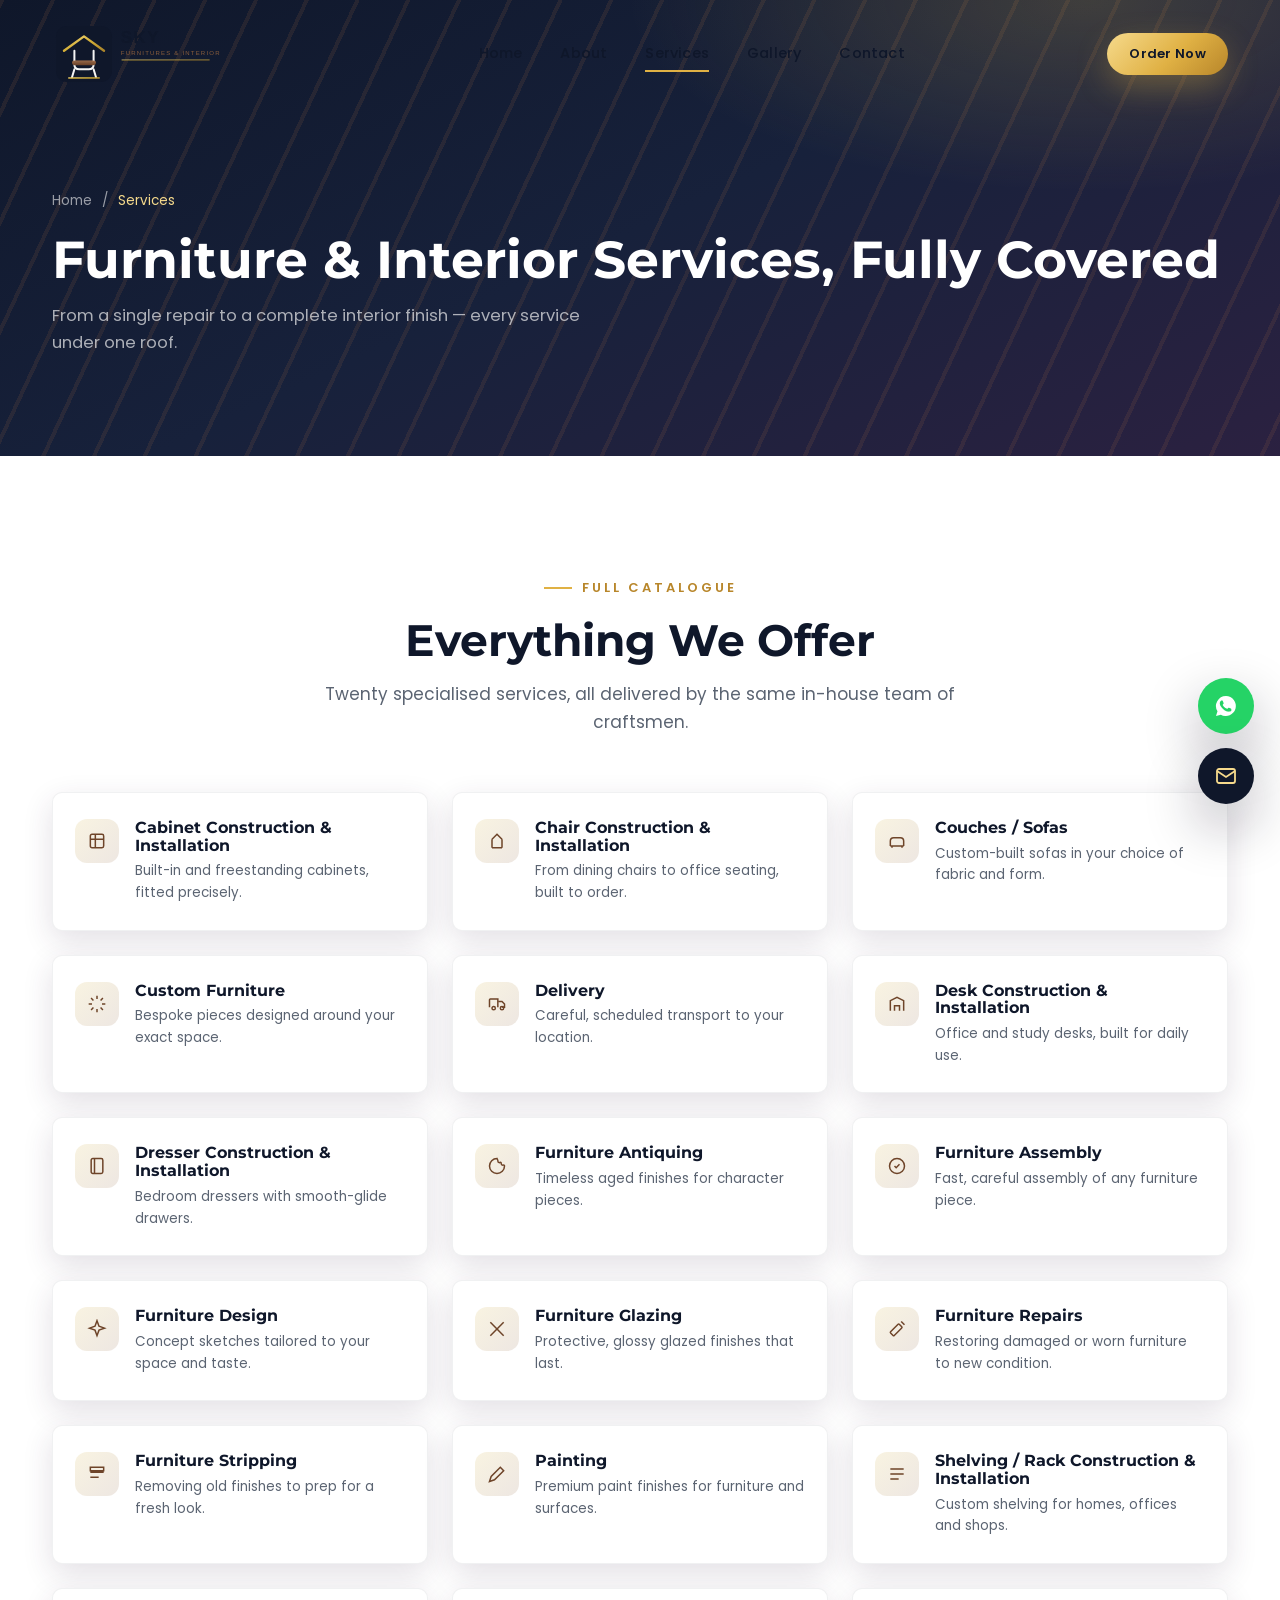
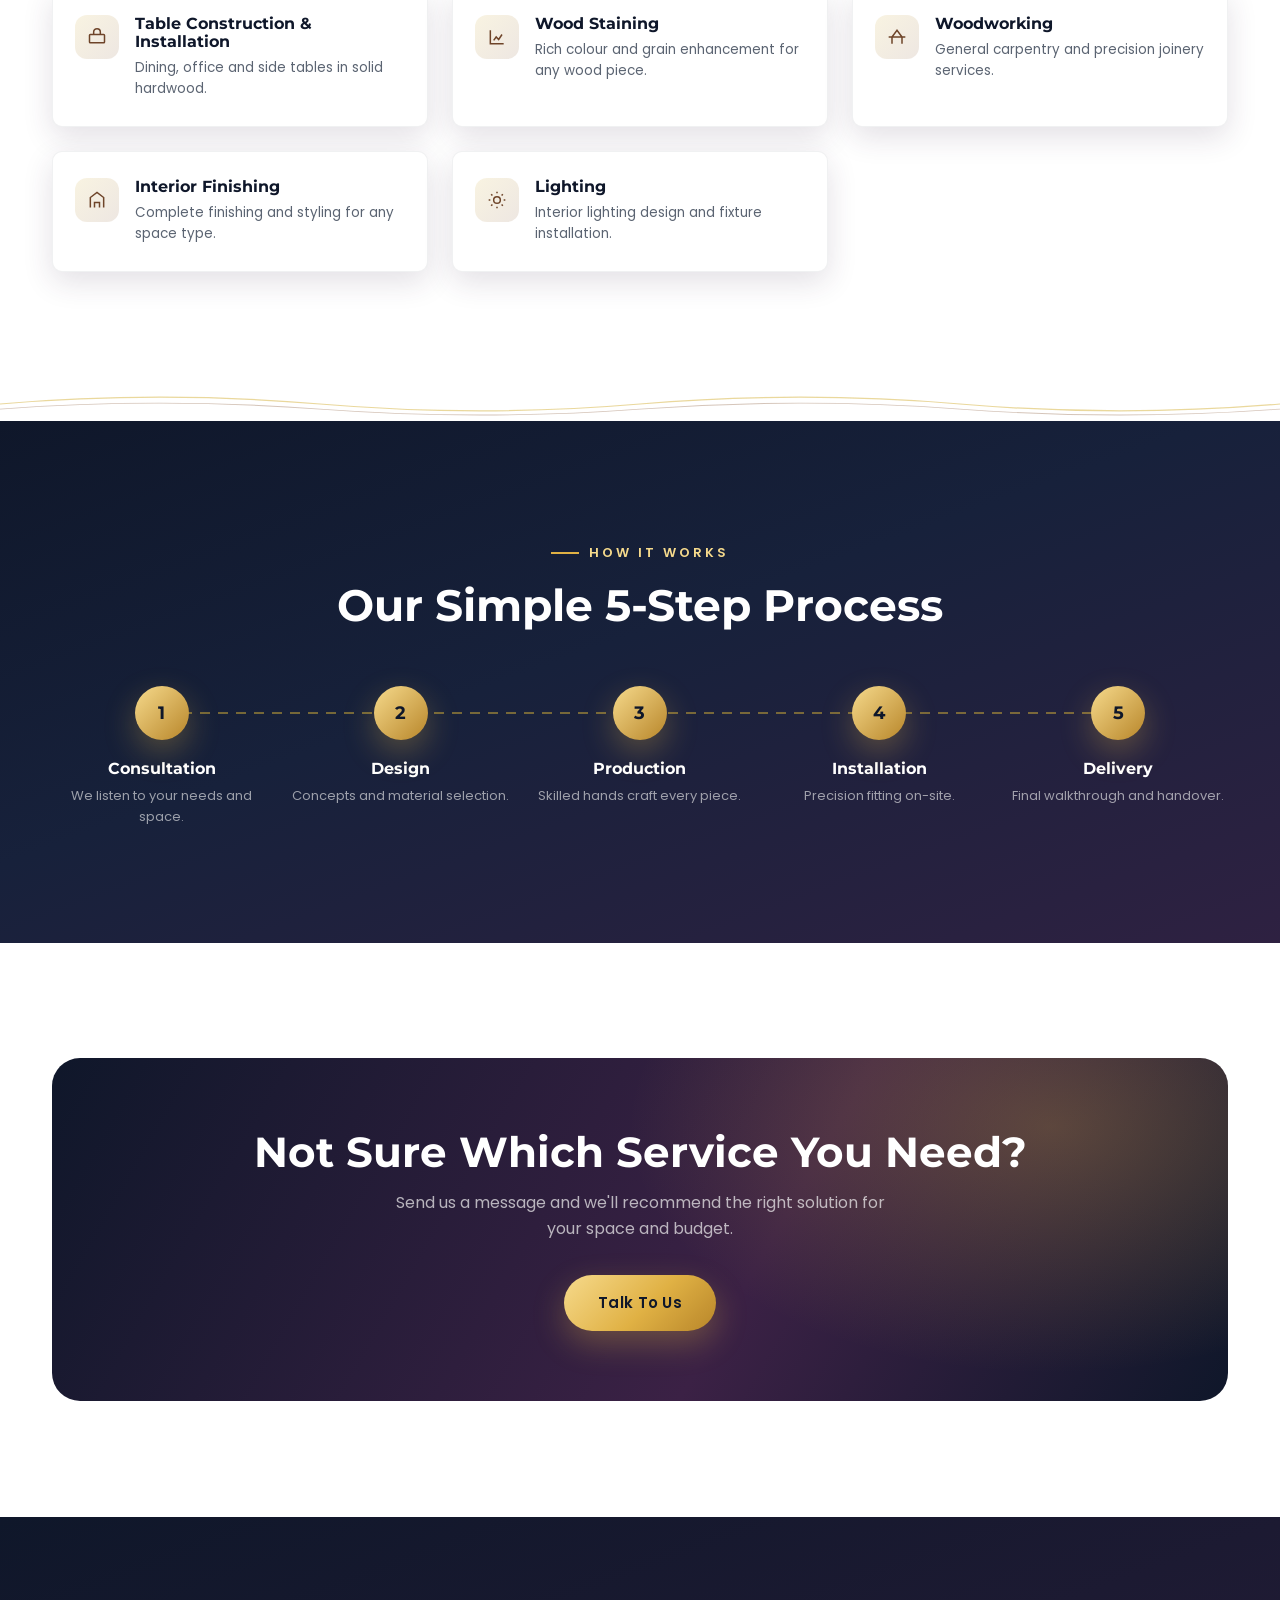
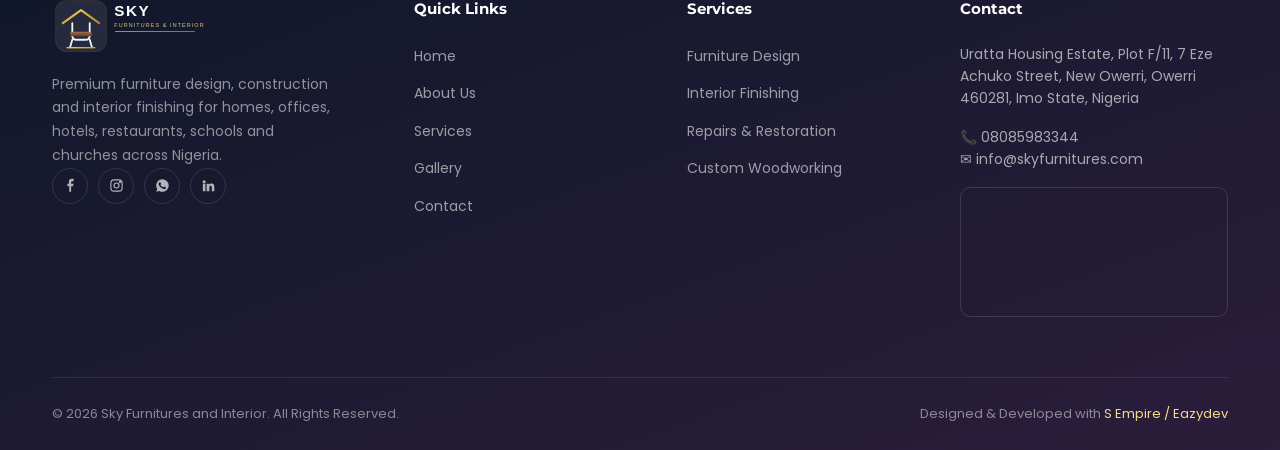
<file: services.html>
<!DOCTYPE html>
<html lang="en">
<head>
<meta charset="UTF-8">
<meta name="viewport" content="width=device-width, initial-scale=1.0">
<title>Services | Sky Furnitures &amp; Interior</title>
<meta name="description" content="Full range of furniture construction, repair, custom woodworking and interior finishing services from Sky Furnitures and Interior.">
<link rel="icon" type="image/svg+xml" href="images/icon.svg">
<link rel="preconnect" href="https://fonts.googleapis.com">
<link href="https://fonts.googleapis.com/css2?family=Montserrat:wght@500;600;700;800&family=Poppins:wght@300;400;500;600;700&display=swap" rel="stylesheet">
<link rel="stylesheet" href="style.css">
<link rel="stylesheet" href="responsive.css">
</head>
<body>

<div id="preloader" aria-hidden="true"><div class="loader-mark"></div></div>

<header class="site-header on-light">
  <div class="container nav-wrap">
    <a href="index.html" class="brand" aria-label="Sky Furnitures and Interior home">
      <img src="logo.svg" alt="" class="logo-full">
      <img src="logo-light.svg" alt="Sky Furnitures and Interior" class="logo-light">
    </a>
    <nav class="nav-links" id="navLinks">
      <a href="index.html">Home</a>
      <a href="about.html">About</a>
      <a href="services.html">Services</a>
      <a href="gallery.html">Gallery</a>
      <a href="contact.html">Contact</a>
    </nav>
    <div class="nav-cta">
      <a href="contact.html#order" class="btn btn-primary btn-sm">Order Now</a>
      <button class="hamburger" id="hamburger" aria-label="Toggle menu" aria-expanded="false">
        <span></span><span></span><span></span>
      </button>
    </div>
  </div>
</header>

<section class="page-hero">
  <div class="container">
    <div class="breadcrumb"><a href="index.html">Home</a> / <span class="accent">Services</span></div>
    <h1>Furniture &amp; Interior Services, Fully Covered</h1>
    <p>From a single repair to a complete interior finish — every service under one roof.</p>
  </div>
</section>

<section class="section">
  <div class="container">
    <div class="section-head center">
      <span class="eyebrow">Full Catalogue</span>
      <h2>Everything We Offer</h2>
      <p>Twenty specialised services, all delivered by the same in-house team of craftsmen.</p>
    </div>

    <div class="services-full-grid">

      <div class="service-mini reveal">
        <div class="mini-icon"><svg viewBox="0 0 24 24" fill="none" stroke="currentColor" stroke-width="1.8"><rect x="4" y="4" width="16" height="16" rx="2"/><path d="M4 10h16M10 4v16"/></svg></div>
        <div><h4>Cabinet Construction &amp; Installation</h4><p>Built-in and freestanding cabinets, fitted precisely.</p></div>
      </div>

      <div class="service-mini reveal reveal-delay-1">
        <div class="mini-icon"><svg viewBox="0 0 24 24" fill="none" stroke="currentColor" stroke-width="1.8"><path d="M6 20V10m12 10V10M6 10l6-6 6 6M6 20h12"/></svg></div>
        <div><h4>Chair Construction &amp; Installation</h4><p>From dining chairs to office seating, built to order.</p></div>
      </div>

      <div class="service-mini reveal reveal-delay-2">
        <div class="mini-icon"><svg viewBox="0 0 24 24" fill="none" stroke="currentColor" stroke-width="1.8"><path d="M4 18v-6a4 4 0 0 1 4-4h8a4 4 0 0 1 4 4v6M4 18h16M6 18v2M18 18v2"/></svg></div>
        <div><h4>Couches / Sofas</h4><p>Custom-built sofas in your choice of fabric and form.</p></div>
      </div>

      <div class="service-mini reveal">
        <div class="mini-icon"><svg viewBox="0 0 24 24" fill="none" stroke="currentColor" stroke-width="1.8"><path d="M12 2v4M12 18v4M4.9 4.9l2.8 2.8M16.3 16.3l2.8 2.8M2 12h4M18 12h4M4.9 19.1l2.8-2.8M16.3 7.7l2.8-2.8"/></svg></div>
        <div><h4>Custom Furniture</h4><p>Bespoke pieces designed around your exact space.</p></div>
      </div>

      <div class="service-mini reveal reveal-delay-1">
        <div class="mini-icon"><svg viewBox="0 0 24 24" fill="none" stroke="currentColor" stroke-width="1.8"><path d="M3 16V7a1 1 0 0 1 1-1h9v10M14 9h4l3 3v4h-3M8 19a2 2 0 1 0 0-4 2 2 0 0 0 0 4zM18 19a2 2 0 1 0 0-4 2 2 0 0 0 0 4z"/></svg></div>
        <div><h4>Delivery</h4><p>Careful, scheduled transport to your location.</p></div>
      </div>

      <div class="service-mini reveal reveal-delay-2">
        <div class="mini-icon"><svg viewBox="0 0 24 24" fill="none" stroke="currentColor" stroke-width="1.8"><path d="M4 20V8l8-4 8 4v12"/><path d="M9 20v-6h6v6"/></svg></div>
        <div><h4>Desk Construction &amp; Installation</h4><p>Office and study desks, built for daily use.</p></div>
      </div>

      <div class="service-mini reveal">
        <div class="mini-icon"><svg viewBox="0 0 24 24" fill="none" stroke="currentColor" stroke-width="1.8"><rect x="5" y="3" width="14" height="18" rx="2"/><path d="M9 3v18"/></svg></div>
        <div><h4>Dresser Construction &amp; Installation</h4><p>Bedroom dressers with smooth-glide drawers.</p></div>
      </div>

      <div class="service-mini reveal reveal-delay-1">
        <div class="mini-icon"><svg viewBox="0 0 24 24" fill="none" stroke="currentColor" stroke-width="1.8"><path d="M12 3a9 9 0 1 0 9 9c0-1-1-1.5-2-1a2 2 0 0 1-2-2c.5-1-1-2-2-1a2 2 0 0 1-2-2c.5-1.5-1-2-1-3z"/></svg></div>
        <div><h4>Furniture Antiquing</h4><p>Timeless aged finishes for character pieces.</p></div>
      </div>

      <div class="service-mini reveal reveal-delay-2">
        <div class="mini-icon"><svg viewBox="0 0 24 24" fill="none" stroke="currentColor" stroke-width="1.8"><circle cx="12" cy="12" r="9"/><path d="M9 12l2 2 4-4"/></svg></div>
        <div><h4>Furniture Assembly</h4><p>Fast, careful assembly of any furniture piece.</p></div>
      </div>

      <div class="service-mini reveal">
        <div class="mini-icon"><svg viewBox="0 0 24 24" fill="none" stroke="currentColor" stroke-width="1.8"><path d="M12 2l2.4 6.6L21 11l-6.6 2.4L12 20l-2.4-6.6L3 11l6.6-2.4z"/></svg></div>
        <div><h4>Furniture Design</h4><p>Concept sketches tailored to your space and taste.</p></div>
      </div>

      <div class="service-mini reveal reveal-delay-1">
        <div class="mini-icon"><svg viewBox="0 0 24 24" fill="none" stroke="currentColor" stroke-width="1.8"><path d="M4 4l16 16M4 20L20 4"/></svg></div>
        <div><h4>Furniture Glazing</h4><p>Protective, glossy glazed finishes that last.</p></div>
      </div>

      <div class="service-mini reveal reveal-delay-2">
        <div class="mini-icon"><svg viewBox="0 0 24 24" fill="none" stroke="currentColor" stroke-width="1.8"><path d="M14.7 6.3a1 1 0 0 0-1.4 0l-9 9a1 1 0 0 0 0 1.4l3 3a1 1 0 0 0 1.4 0l9-9a1 1 0 0 0 0-1.4z"/><path d="M17 3l4 4"/></svg></div>
        <div><h4>Furniture Repairs</h4><p>Restoring damaged or worn furniture to new condition.</p></div>
      </div>

      <div class="service-mini reveal">
        <div class="mini-icon"><svg viewBox="0 0 24 24" fill="none" stroke="currentColor" stroke-width="1.8"><path d="M4 4h16v4H4zM4 10h16M4 16h10"/></svg></div>
        <div><h4>Furniture Stripping</h4><p>Removing old finishes to prep for a fresh look.</p></div>
      </div>

      <div class="service-mini reveal reveal-delay-1">
        <div class="mini-icon"><svg viewBox="0 0 24 24" fill="none" stroke="currentColor" stroke-width="1.8"><path d="M3 21l6-2 11-11-4-4L5 15z"/></svg></div>
        <div><h4>Painting</h4><p>Premium paint finishes for furniture and surfaces.</p></div>
      </div>

      <div class="service-mini reveal reveal-delay-2">
        <div class="mini-icon"><svg viewBox="0 0 24 24" fill="none" stroke="currentColor" stroke-width="1.8"><path d="M4 6h16M4 12h16M4 18h10"/></svg></div>
        <div><h4>Shelving / Rack Construction &amp; Installation</h4><p>Custom shelving for homes, offices and shops.</p></div>
      </div>

      <div class="service-mini reveal">
        <div class="mini-icon"><svg viewBox="0 0 24 24" fill="none" stroke="currentColor" stroke-width="1.8"><rect x="3" y="9" width="18" height="10" rx="1"/><path d="M8 9V6a4 4 0 0 1 8 0v3"/></svg></div>
        <div><h4>Table Construction &amp; Installation</h4><p>Dining, office and side tables in solid hardwood.</p></div>
      </div>

      <div class="service-mini reveal reveal-delay-1">
        <div class="mini-icon"><svg viewBox="0 0 24 24" fill="none" stroke="currentColor" stroke-width="1.8"><path d="M4 4v16h16"/><path d="M8 16l3-4 3 3 4-6"/></svg></div>
        <div><h4>Wood Staining</h4><p>Rich colour and grain enhancement for any wood piece.</p></div>
      </div>

      <div class="service-mini reveal reveal-delay-2">
        <div class="mini-icon"><svg viewBox="0 0 24 24" fill="none" stroke="currentColor" stroke-width="1.8"><path d="M2 12h20M6 12v8M18 12v8M6 12L12 4l6 8"/></svg></div>
        <div><h4>Woodworking</h4><p>General carpentry and precision joinery services.</p></div>
      </div>

      <div class="service-mini reveal">
        <div class="mini-icon"><svg viewBox="0 0 24 24" fill="none" stroke="currentColor" stroke-width="1.8"><path d="M4 21V9l8-6 8 6v12M9 21v-6h6v6"/></svg></div>
        <div><h4>Interior Finishing</h4><p>Complete finishing and styling for any space type.</p></div>
      </div>

      <div class="service-mini reveal reveal-delay-1">
        <div class="mini-icon"><svg viewBox="0 0 24 24" fill="none" stroke="currentColor" stroke-width="1.8"><circle cx="12" cy="12" r="4"/><path d="M12 2v2M12 20v2M4 12H2M22 12h-2M5 5l1.5 1.5M17.5 17.5L19 19M5 19l1.5-1.5M17.5 6.5L19 5"/></svg></div>
        <div><h4>Lighting</h4><p>Interior lighting design and fixture installation.</p></div>
      </div>

    </div>
  </div>
</section>

<div class="divider-wood"></div>

<section class="section section-dark">
  <div class="container">
    <div class="section-head center">
      <span class="eyebrow">How It Works</span>
      <h2>Our Simple 5-Step Process</h2>
    </div>
    <div class="process-track">
      <div class="process-step reveal"><div class="process-num">1</div><h4>Consultation</h4><p>We listen to your needs and space.</p></div>
      <div class="process-step reveal reveal-delay-1"><div class="process-num">2</div><h4>Design</h4><p>Concepts and material selection.</p></div>
      <div class="process-step reveal reveal-delay-2"><div class="process-num">3</div><h4>Production</h4><p>Skilled hands craft every piece.</p></div>
      <div class="process-step reveal"><div class="process-num">4</div><h4>Installation</h4><p>Precision fitting on-site.</p></div>
      <div class="process-step reveal reveal-delay-1"><div class="process-num">5</div><h4>Delivery</h4><p>Final walkthrough and handover.</p></div>
    </div>
  </div>
</section>

<section class="section">
  <div class="container">
    <div class="cta-banner reveal-zoom">
      <h2>Not Sure Which Service You Need?</h2>
      <p>Send us a message and we'll recommend the right solution for your space and budget.</p>
      <a href="contact.html" class="btn btn-primary">Talk To Us</a>
    </div>
  </div>
</section>

<footer class="site-footer">
  <div class="container">
    <div class="footer-grid">
      <div class="footer-about">
        <img src="logo-light.svg" alt="Sky Furnitures and Interior">
        <p>Premium furniture design, construction and interior finishing for homes, offices, hotels, restaurants, schools and churches across Nigeria.</p>
        <div class="footer-social">
          <a href="#" aria-label="Facebook"><svg viewBox="0 0 24 24" fill="currentColor"><path d="M13 22v-9h3l1-4h-4V7c0-1 .3-2 2-2h2V1h-3c-3 0-4.5 2-4.5 4.5V9H7v4h3v9z"/></svg></a>
          <a href="#" aria-label="Instagram"><svg viewBox="0 0 24 24" fill="none" stroke="currentColor" stroke-width="1.8"><rect x="3" y="3" width="18" height="18" rx="5"/><circle cx="12" cy="12" r="4"/><circle cx="17.5" cy="6.5" r="1"/></svg></a>
          <a href="https://wa.me/2348085983344" aria-label="WhatsApp"><svg viewBox="0 0 24 24" fill="currentColor"><path d="M12 2a10 10 0 0 0-8.5 15.3L2 22l4.9-1.3A10 10 0 1 0 12 2zm5.6 14.2c-.2.7-1.4 1.3-2 1.4-.5.1-1.2.1-1.9-.1-.4-.1-1-.3-1.7-.6-3-1.3-4.9-4.3-5-4.5-.2-.2-1.2-1.6-1.2-3 0-1.4.7-2.1 1-2.4.3-.3.6-.4.8-.4h.6c.2 0 .4 0 .6.5.2.5.8 1.9.8 2 .1.2.1.3 0 .5-.1.2-.1.3-.3.5l-.4.5c-.1.2-.3.3-.1.6.2.3.8 1.3 1.7 2.1 1.2 1 2.1 1.4 2.4 1.5.3.1.5.1.6-.1l.7-.8c.3-.3.5-.3.8-.2l1.8.9c.2.1.4.2.5.3.1.2.1.9-.1 1.6z"/></svg></a>
          <a href="#" aria-label="LinkedIn"><svg viewBox="0 0 24 24" fill="currentColor"><path d="M4.98 3.5a2.5 2.5 0 1 1 0 5 2.5 2.5 0 0 1 0-5zM3 9h4v12H3zM9 9h3.8v1.7h.1c.5-1 1.8-2 3.7-2 4 0 4.7 2.6 4.7 6V21h-4v-5.6c0-1.3 0-3-1.8-3-1.9 0-2.2 1.5-2.2 3V21H9z"/></svg></a>
        </div>
      </div>
      <div class="footer-col">
        <h5>Quick Links</h5>
        <ul>
          <li><a href="index.html">Home</a></li>
          <li><a href="about.html">About Us</a></li>
          <li><a href="services.html">Services</a></li>
          <li><a href="gallery.html">Gallery</a></li>
          <li><a href="contact.html">Contact</a></li>
        </ul>
      </div>
      <div class="footer-col">
        <h5>Services</h5>
        <ul>
          <li><a href="services.html">Furniture Design</a></li>
          <li><a href="services.html">Interior Finishing</a></li>
          <li><a href="services.html">Repairs &amp; Restoration</a></li>
          <li><a href="services.html">Custom Woodworking</a></li>
        </ul>
      </div>
      <div class="footer-col">
        <h5>Contact</h5>
        <div class="info-row"><p>Uratta Housing Estate, Plot F/11, 7 Eze Achuko Street, New Owerri, Owerri 460281, Imo State, Nigeria</p></div>
        <div class="info-row"><p>📞 08085983344<br>✉ info@skyfurnitures.com</p></div>
        <div class="footer-map-embed"><iframe src="https://www.google.com/maps?q=Uratta%20Housing%20Estate%2C%20New%20Owerri%2C%20Owerri%2C%20Imo%20State%2C%20Nigeria&output=embed" loading="lazy" referrerpolicy="no-referrer-when-downgrade" title="Sky Furnitures and Interior location map"></iframe></div>
      </div>
    </div>
    <div class="footer-bottom">
      <span>© 2026 Sky Furnitures and Interior. All Rights Reserved.</span>
      <span class="credit">Designed &amp; Developed with <a href="#">S Empire / Eazydev</a></span>
    </div>
  </div>
</footer>

<div class="fab-stack">
  <a class="fab fab-whatsapp" href="https://wa.me/2348085983344" target="_blank" rel="noopener" aria-label="Chat on WhatsApp">
    <span class="fab-tooltip">Chat on WhatsApp</span>
    <svg viewBox="0 0 24 24" fill="currentColor"><path d="M12 2a10 10 0 0 0-8.5 15.3L2 22l4.9-1.3A10 10 0 1 0 12 2zm5.6 14.2c-.2.7-1.4 1.3-2 1.4-.5.1-1.2.1-1.9-.1-.4-.1-1-.3-1.7-.6-3-1.3-4.9-4.3-5-4.5-.2-.2-1.2-1.6-1.2-3 0-1.4.7-2.1 1-2.4.3-.3.6-.4.8-.4h.6c.2 0 .4 0 .6.5.2.5.8 1.9.8 2 .1.2.1.3 0 .5-.1.2-.1.3-.3.5l-.4.5c-.1.2-.3.3-.1.6.2.3.8 1.3 1.7 2.1 1.2 1 2.1 1.4 2.4 1.5.3.1.5.1.6-.1l.7-.8c.3-.3.5-.3.8-.2l1.8.9c.2.1.4.2.5.3.1.2.1.9-.1 1.6z"/></svg>
  </a>
  <a class="fab fab-email" href="mailto:info@skyfurnitures.com" aria-label="Email us">
    <span class="fab-tooltip">Email Us</span>
    <svg viewBox="0 0 24 24" fill="none" stroke="currentColor" stroke-width="1.8"><rect x="3" y="5" width="18" height="14" rx="2"/><path d="M3 7l9 6 9-6"/></svg>
  </a>
  <button class="fab fab-top" aria-label="Back to top">
    <svg viewBox="0 0 24 24" fill="none" stroke="currentColor" stroke-width="2"><path d="M12 19V5M5 12l7-7 7 7"/></svg>
  </button>
</div>

<script src="script.js"></script>
</body>
</html>
</file>
<file: style.css>
/* =====================================================================
   SKY FURNITURES & INTERIOR — MAIN STYLESHEET
   Design tokens: Dark Navy / Walnut Brown / Gold / Light
   Fonts: Montserrat (display) + Poppins (body)
   ===================================================================== */

:root{
  /* ---- Brand colors ---- */
  --primary:#0F172A;
  --secondary:#1E1433;
  --accent:#E0B144;
  --accent-light:#F6DA8C;
  --accent-dark:#B8862A;
  --wood:#A2673F;
  --wood-dark:#6E4429;
  --plum:#3B2145;
  --emerald:#1C4B43;
  --light:#FBF4E8;
  --white:#FFFFFF;
  --text-dark:#1F2937;
  --text-muted:#5B6472;

  /* ---- Elevation / glass ---- */
  --glass-bg:rgba(255,255,255,0.08);
  --glass-border:rgba(224,177,68,0.22);
  --shadow-soft:0 10px 30px rgba(59,33,69,0.14);
  --shadow-lift:0 22px 55px rgba(15,10,30,0.32);
  --shadow-gold:0 12px 32px rgba(224,177,68,0.32);

  /* ---- Radii / spacing ---- */
  --radius-sm:10px;
  --radius-md:18px;
  --radius-lg:28px;
  --radius-pill:999px;
  --gap-section: clamp(64px, 9vw, 130px);
  --container:1240px;

  /* ---- Type ---- */
  --font-display:'Montserrat', sans-serif;
  --font-body:'Poppins', sans-serif;

  --ease:cubic-bezier(.16,.84,.44,1);
}

/* ---------------------------------------------------------------------
   RESET
--------------------------------------------------------------------- */
*,*::before,*::after{box-sizing:border-box;margin:0;padding:0;}
html{scroll-behavior:smooth;}
body{
  font-family:var(--font-body);
  color:var(--text-dark);
  background:var(--white);
  line-height:1.6;
  overflow-x:hidden;
  -webkit-font-smoothing:antialiased;
}
img{max-width:100%;display:block;}
a{text-decoration:none;color:inherit;}
ul{list-style:none;}
button{font-family:inherit;border:none;cursor:pointer;background:none;}
input,textarea,select{font-family:inherit;}
h1,h2,h3,h4{font-family:var(--font-display);color:var(--primary);line-height:1.15;font-weight:700;}
.container{max-width:var(--container);margin:0 auto;padding:0 32px;}

/* visible keyboard focus */
a:focus-visible,button:focus-visible,input:focus-visible,textarea:focus-visible,select:focus-visible{
  outline:2px solid var(--accent);
  outline-offset:3px;
  border-radius:4px;
}

@media (prefers-reduced-motion: reduce){
  *,*::before,*::after{animation-duration:0.001ms !important;animation-iteration-count:1 !important;transition-duration:0.001ms !important;scroll-behavior:auto !important;}
}

/* ---------------------------------------------------------------------
   UTILITIES
--------------------------------------------------------------------- */
.section{padding:var(--gap-section) 0;}
.section-dark{background:linear-gradient(160deg,var(--primary) 0%,#17213b 45%,var(--plum) 130%);color:var(--light);}
.section-dark h2,.section-dark h3{color:var(--white);}
.section-light{background:var(--light);}

.eyebrow{
  display:inline-flex;align-items:center;gap:10px;
  font-family:var(--font-body);font-size:13px;font-weight:600;
  letter-spacing:3px;text-transform:uppercase;color:var(--accent-dark);
  margin-bottom:16px;
}
.eyebrow::before{content:"";width:28px;height:2px;background:var(--accent);display:inline-block;}
.section-dark .eyebrow{color:var(--accent-light);}

.section-head{max-width:680px;margin-bottom:56px;}
.section-head.center{margin-left:auto;margin-right:auto;text-align:center;}
.section-head h2{font-size:clamp(30px,4vw,44px);margin-bottom:16px;}
.section-head p{color:var(--text-muted);font-size:17px;}
.section-dark .section-head p{color:rgba(245,245,245,0.72);}

.btn{
  display:inline-flex;align-items:center;justify-content:center;gap:10px;
  padding:16px 34px;border-radius:var(--radius-pill);
  font-weight:600;font-size:15px;letter-spacing:0.3px;
  transition:transform .35s var(--ease),box-shadow .35s var(--ease),background .35s var(--ease),color .35s var(--ease);
  position:relative;overflow:hidden;white-space:nowrap;
}
.btn-primary{
  background:linear-gradient(135deg,var(--accent-light),var(--accent) 55%,var(--accent-dark));
  color:var(--primary);box-shadow:var(--shadow-gold);
}
.btn-primary:hover{transform:translateY(-3px);box-shadow:0 20px 44px rgba(224,177,68,0.42);}
.btn-outline{
  border:1.5px solid rgba(245,245,245,0.35);color:var(--white);background:rgba(255,255,255,0.04);
}
.btn-outline:hover{border-color:var(--accent);background:rgba(212,175,55,0.1);transform:translateY(-3px);}
.btn-dark{background:var(--primary);color:var(--white);}
.btn-dark:hover{transform:translateY(-3px);box-shadow:var(--shadow-lift);}
.btn-sm{padding:11px 22px;font-size:13px;}

/* ripple */
.btn .ripple{
  position:absolute;border-radius:50%;transform:scale(0);
  background:rgba(255,255,255,0.5);animation:ripple .6s var(--ease);pointer-events:none;
}
@keyframes ripple{to{transform:scale(3.2);opacity:0;}}

.divider-wood{
  width:100%;height:34px;
  background:url("data:image/svg+xml,%3Csvg xmlns='http://www.w3.org/2000/svg' viewBox='0 0 1200 40' preserveAspectRatio='none'%3E%3Cpath d='M0 20 Q150 4 300 20 T600 20 T900 20 T1200 20' stroke='%23D4AF37' stroke-width='1.4' fill='none' opacity='0.55'/%3E%3Cpath d='M0 26 Q150 12 300 26 T600 26 T900 26 T1200 26' stroke='%238B5E3C' stroke-width='1' fill='none' opacity='0.4'/%3E%3C/svg%3E") center/cover no-repeat;
  opacity:0.9;
}

.reveal{opacity:0;transform:translateY(36px);transition:opacity .8s var(--ease),transform .8s var(--ease);}
.reveal.in-view{opacity:1;transform:translateY(0);}
.reveal-zoom{opacity:0;transform:scale(.92);transition:opacity .8s var(--ease),transform .8s var(--ease);}
.reveal-zoom.in-view{opacity:1;transform:scale(1);}
.reveal-delay-1.in-view{transition-delay:.12s;}
.reveal-delay-2.in-view{transition-delay:.24s;}
.reveal-delay-3.in-view{transition-delay:.36s;}

/* placeholder "photo" tiles built from CSS — no external images needed */
.tile{
  position:relative;border-radius:var(--radius-md);overflow:hidden;
  background:linear-gradient(145deg,#1a2740,#0c1424);
  display:flex;align-items:flex-end;
}
.tile::before{
  content:"";position:absolute;inset:0;
  background:
    radial-gradient(120% 80% at 15% 0%, rgba(212,175,55,0.18), transparent 55%),
    repeating-linear-gradient(100deg, rgba(139,94,60,0.18) 0 3px, transparent 3px 26px);
}
.tile .tile-icon{position:absolute;inset:0;display:flex;align-items:center;justify-content:center;opacity:.9;}
.tile .tile-icon svg{width:34%;max-width:150px;stroke:var(--accent);opacity:.55;}
.tile .tile-label{
  position:relative;z-index:1;padding:20px 22px;font-family:var(--font-display);
  color:var(--white);font-weight:600;letter-spacing:0.4px;
  background:linear-gradient(to top, rgba(0,0,0,0.55), transparent);
  width:100%;
}

/* photo tiles: real photography with the same premium framing as CSS placeholders */
.tile.photo{background-size:cover;background-position:center;transition:transform .6s var(--ease);}
.tile.photo::before{
  background:
    linear-gradient(180deg, rgba(15,23,42,0.05) 0%, rgba(15,23,42,0.55) 100%),
    linear-gradient(100deg, rgba(224,177,68,0.14) 0%, transparent 40%);
}
.tile.photo .tile-icon{display:none;}
a .tile.photo, .masonry-item:hover .tile.photo, .product-card:hover .tile.photo{transform:scale(1.06);}
.tile.photo{overflow:hidden;}

/* ---------------------------------------------------------------------
   PRELOADER
--------------------------------------------------------------------- */
#preloader{
  position:fixed;inset:0;z-index:9999;background:var(--primary);
  display:flex;align-items:center;justify-content:center;
  transition:opacity .6s ease, visibility .6s ease;
}
#preloader.hidden{opacity:0;visibility:hidden;}
.loader-mark{width:64px;height:64px;position:relative;}
.loader-mark::before,.loader-mark::after{
  content:"";position:absolute;inset:0;border-radius:50%;
  border:2px solid transparent;
}
.loader-mark::before{border-top-color:var(--accent);animation:spin 1s linear infinite;}
.loader-mark::after{border-bottom-color:rgba(212,175,55,0.3);animation:spin 1.6s linear infinite reverse;}
@keyframes spin{to{transform:rotate(360deg);}}

/* ---------------------------------------------------------------------
   HEADER / NAV
--------------------------------------------------------------------- */
.site-header{
  position:fixed;top:0;left:0;width:100%;z-index:1000;
  padding:22px 0;transition:padding .4s var(--ease), background .4s var(--ease), box-shadow .4s var(--ease);
}
.site-header .nav-wrap{
  display:flex;align-items:center;justify-content:space-between;
}
.brand{display:flex;align-items:center;gap:10px;}
.brand img{height:64px;width:auto;transition:height .4s var(--ease);}
.brand .logo-full{display:block;}
.brand .logo-light{display:none;}

.nav-links{display:flex;align-items:center;gap:38px;}
.nav-links a{
  font-size:14.5px;font-weight:500;color:var(--white);position:relative;
  padding:6px 0;letter-spacing:.2px;
}
.nav-links a::after{
  content:"";position:absolute;left:0;bottom:0;width:0;height:2px;
  background:var(--accent);transition:width .35s var(--ease);
}
.nav-links a:hover::after,.nav-links a.active::after{width:100%;}
.nav-links a.active{color:var(--accent-light);}

.nav-cta{display:flex;align-items:center;gap:18px;}
.hamburger{
  display:none;flex-direction:column;gap:5px;width:30px;z-index:1200;
}
.hamburger span{height:2px;width:100%;background:var(--white);transition:transform .35s var(--ease),opacity .35s var(--ease);}

.site-header.scrolled{
  background:rgba(15,23,42,0.92);backdrop-filter:blur(14px);
  box-shadow:0 8px 30px rgba(0,0,0,0.25);padding:12px 0;
}
.site-header.scrolled .brand img{height:52px;}
.site-header:not(.scrolled) .nav-links a{color:var(--white);}
.site-header.on-light:not(.scrolled) .nav-links a,
.site-header.on-light:not(.scrolled) .hamburger span{color:var(--primary);}
.site-header.on-light:not(.scrolled) .hamburger span{background:var(--primary);}
.site-header:not(.on-light):not(.scrolled) .brand .logo-full{display:none;}
.site-header:not(.on-light):not(.scrolled) .brand .logo-light{display:block;}
.site-header.scrolled .brand .logo-full{display:none;}
.site-header.scrolled .brand .logo-light{display:block;}
.site-header.on-light.scrolled .brand .logo-light{display:none;}
.site-header.on-light.scrolled .brand .logo-full{display:block;}
.hamburger span{background:var(--white);}

/* mobile menu */
@media(max-width:920px){
  .hamburger{display:flex;}
  .nav-links{
    position:fixed;top:0;right:0;height:100vh;width:min(78vw,340px);
    background:var(--primary);flex-direction:column;justify-content:center;
    gap:30px;padding:40px;transform:translateX(100%);
    transition:transform .5s var(--ease);
  }
  .nav-links.open{transform:translateX(0);box-shadow:-20px 0 50px rgba(0,0,0,.35);}
  .nav-links a{color:var(--white) !important;font-size:18px;}
  .nav-cta .btn-primary{display:none;}
  .nav-links.open::after{content:"";}
  body.menu-open{overflow:hidden;}
  .hamburger.active span:nth-child(1){transform:translateY(7px) rotate(45deg);}
  .hamburger.active span:nth-child(2){opacity:0;}
  .hamburger.active span:nth-child(3){transform:translateY(-7px) rotate(-45deg);}
}

/* ---------------------------------------------------------------------
   HERO + SLIDESHOW
--------------------------------------------------------------------- */
.hero{
  position:relative;min-height:100vh;display:flex;align-items:center;
  overflow:hidden;background:var(--primary);color:var(--white);
}
.hero-slides{position:absolute;inset:0;z-index:0;}
.hero-slide{
  position:absolute;inset:0;opacity:0;transform:scale(1.08);
  transition:opacity 1.4s var(--ease);
}
.hero-slide.active{opacity:1;z-index:1;animation:kenburns 9s ease-in-out forwards;}
@keyframes kenburns{
  0%{transform:scale(1.1) translate(0,0);}
  100%{transform:scale(1) translate(-1%, -1%);}
}
.hero-slide .slide-bg{position:absolute;inset:0;background-size:cover;background-position:center;}
.hero-slide .slide-bg::before{
  content:"";position:absolute;inset:0;
  background:
    radial-gradient(120% 90% at 80% 0%, rgba(224,177,68,0.16), transparent 55%),
    linear-gradient(150deg, rgba(15,23,42,0.55), rgba(59,33,69,0.55) 60%, rgba(15,23,42,0.75));
}
.hero-slide .slide-bg::after{
  content:"";position:absolute;inset:0;
  background-image:repeating-linear-gradient(115deg, rgba(224,177,68,0.08) 0 4px, transparent 4px 46px);
  mix-blend-mode:overlay;
}
.hero-overlay{position:absolute;inset:0;background:linear-gradient(180deg, rgba(15,23,42,0.35), rgba(15,23,42,0.92) 82%);z-index:1;}
.hero-content{position:relative;z-index:2;padding-top:80px;width:100%;}
.hero-grid{display:grid;grid-template-columns:1.15fr .85fr;gap:60px;align-items:center;}

.hero-tag{
  display:inline-flex;align-items:center;gap:10px;padding:9px 18px;
  border:1px solid rgba(212,175,55,0.4);border-radius:var(--radius-pill);
  font-size:13px;letter-spacing:2px;text-transform:uppercase;color:var(--accent-light);
  background:rgba(212,175,55,0.08);margin-bottom:26px;
}
.hero h1{
  font-size:clamp(38px,5.4vw,64px);font-weight:700;color:var(--white);
  margin-bottom:22px;
}
.hero h1 .type-cursor{display:inline-block;width:3px;background:var(--accent);margin-left:4px;animation:blink 1s steps(1) infinite;}
@keyframes blink{50%{opacity:0;}}
.hero p.lead{font-size:18px;color:rgba(245,245,245,0.78);max-width:560px;margin-bottom:36px;}
.hero-actions{display:flex;gap:18px;flex-wrap:wrap;margin-bottom:56px;}

.hero-stats{display:flex;gap:44px;flex-wrap:wrap;}
.stat b{
  display:block;font-family:var(--font-display);font-size:32px;color:var(--accent-light);
}
.stat span{font-size:13px;color:rgba(245,245,245,0.62);letter-spacing:.5px;}

/* floating product card + slide dots */
.hero-visual{position:relative;height:520px;}
.floating-card{
  position:absolute;background:var(--glass-bg);border:1px solid var(--glass-border);
  backdrop-filter:blur(16px);border-radius:var(--radius-md);padding:20px;
  box-shadow:var(--shadow-lift);animation:floaty 6s ease-in-out infinite;
}
.floating-card.card-1{top:6%;left:4%;width:230px;animation-delay:0s;}
.floating-card.card-2{bottom:10%;right:2%;width:210px;animation-delay:1.4s;}
.floating-card.card-3{top:42%;right:20%;width:150px;animation-delay:.7s;padding:14px;}
@keyframes floaty{0%,100%{transform:translateY(0);}50%{transform:translateY(-16px);}}
.floating-card .fc-icon{width:38px;height:38px;border-radius:10px;background:linear-gradient(135deg,var(--accent-light),var(--accent-dark));display:flex;align-items:center;justify-content:center;margin-bottom:12px;}
.floating-card .fc-icon svg{width:20px;height:20px;stroke:var(--primary);}
.floating-card h4{color:var(--white);font-size:15px;margin-bottom:4px;}
.floating-card p{color:rgba(245,245,245,0.6);font-size:12.5px;}

.slide-dots{position:absolute;bottom:14px;left:0;display:flex;gap:10px;z-index:3;}
.slide-dots button{
  width:34px;height:4px;border-radius:2px;background:rgba(255,255,255,0.28);
  transition:background .35s var(--ease), width .35s var(--ease);
}
.slide-dots button.active{background:var(--accent);width:52px;}

.scroll-indicator{
  position:absolute;bottom:26px;left:50%;transform:translateX(-50%);z-index:3;
  display:flex;flex-direction:column;align-items:center;gap:8px;color:rgba(245,245,245,0.55);
  font-size:11px;letter-spacing:2px;text-transform:uppercase;
}
.scroll-indicator .mouse{width:22px;height:36px;border:1.5px solid rgba(245,245,245,0.4);border-radius:12px;position:relative;}
.scroll-indicator .mouse::before{
  content:"";position:absolute;top:6px;left:50%;translate:-50% 0;width:3px;height:8px;border-radius:2px;
  background:var(--accent);animation:scrolldown 1.6s ease-in-out infinite;
}
@keyframes scrolldown{0%{opacity:1;top:6px;}100%{opacity:0;top:18px;}}

@media(max-width:980px){
  .hero-grid{grid-template-columns:1fr;}
  .hero-visual{height:340px;margin-top:20px;}
}

/* ---------------------------------------------------------------------
   ABOUT PREVIEW
--------------------------------------------------------------------- */
.about-preview .grid2{display:grid;grid-template-columns:.9fr 1.1fr;gap:70px;align-items:center;}
.about-visual{position:relative;}
.about-visual .tile{height:440px;}
.about-visual .badge-float{
  position:absolute;bottom:-30px;left:-30px;background:var(--white);
  border-radius:var(--radius-md);padding:22px 26px;box-shadow:var(--shadow-lift);
  display:flex;align-items:center;gap:16px;
}
.badge-float b{font-family:var(--font-display);font-size:30px;color:var(--accent-dark);}
.badge-float span{font-size:12.5px;color:var(--text-muted);display:block;max-width:110px;}
.about-copy p{color:var(--text-muted);margin-bottom:18px;font-size:16px;}
.about-copy .signature{font-family:var(--font-display);font-style:italic;color:var(--wood);margin:24px 0;font-size:18px;}

@media(max-width:900px){
  .about-preview .grid2{grid-template-columns:1fr;gap:80px 0;}
  .about-visual .badge-float{position:static;margin-top:22px;width:fit-content;}
}

/* ---------------------------------------------------------------------
   WHY CHOOSE US
--------------------------------------------------------------------- */
.why-grid{display:grid;grid-template-columns:repeat(3,1fr);gap:28px;}
.why-card{
  background:var(--white);border-radius:var(--radius-md);padding:34px 28px;
  box-shadow:var(--shadow-soft);transition:transform .4s var(--ease),box-shadow .4s var(--ease);
  border:1px solid rgba(15,23,42,0.05);
}
.why-card:hover{transform:translateY(-8px);box-shadow:var(--shadow-lift);}
.why-icon{
  width:56px;height:56px;border-radius:16px;display:flex;align-items:center;justify-content:center;
  background:linear-gradient(135deg,rgba(212,175,55,0.15),rgba(139,94,60,0.15));margin-bottom:20px;
}
.why-icon svg{width:26px;height:26px;stroke:var(--accent-dark);}
.why-card h3{font-size:19px;margin-bottom:10px;}
.why-card p{color:var(--text-muted);font-size:14.5px;}

@media(max-width:900px){.why-grid{grid-template-columns:repeat(2,1fr);}}
@media(max-width:560px){.why-grid{grid-template-columns:1fr;}}

/* ---------------------------------------------------------------------
   SERVICES CARDS (home preview + services page)
--------------------------------------------------------------------- */
.services-grid{display:grid;grid-template-columns:repeat(3,1fr);gap:28px;}
.service-card{
  position:relative;background:var(--primary);border-radius:var(--radius-md);
  padding:36px 30px;overflow:hidden;color:var(--white);
  transition:transform .45s var(--ease),box-shadow .45s var(--ease);
}
.service-card::before{
  content:"";position:absolute;inset:0;opacity:0;
  background:linear-gradient(135deg,rgba(212,175,55,0.22),transparent 60%);
  transition:opacity .45s var(--ease);
}
.service-card:hover{transform:translateY(-8px);box-shadow:var(--shadow-lift);}
.service-card:hover::before{opacity:1;}
.service-icon{
  width:52px;height:52px;border-radius:14px;background:rgba(212,175,55,0.12);
  border:1px solid rgba(212,175,55,0.3);display:flex;align-items:center;justify-content:center;margin-bottom:22px;
  position:relative;z-index:1;
}
.service-icon svg{width:24px;height:24px;stroke:var(--accent-light);}
.service-card h3{color:var(--white);font-size:18px;margin-bottom:10px;position:relative;z-index:1;}
.service-card p{color:rgba(245,245,245,0.62);font-size:14px;position:relative;z-index:1;}
.service-card .num{
  position:absolute;top:24px;right:28px;font-family:var(--font-display);font-size:13px;
  color:rgba(212,175,55,0.5);letter-spacing:1px;
}

.services-full-grid{display:grid;grid-template-columns:repeat(3,1fr);gap:24px;}
.service-mini{
  background:var(--white);border-radius:var(--radius-sm);padding:26px 22px;
  border:1px solid rgba(15,23,42,0.06);box-shadow:var(--shadow-soft);
  display:flex;gap:16px;align-items:flex-start;
  transition:transform .35s var(--ease),border-color .35s var(--ease);
}
.service-mini:hover{transform:translateY(-6px);border-color:rgba(212,175,55,0.5);}
.service-mini .mini-icon{
  flex:none;width:44px;height:44px;border-radius:12px;
  background:linear-gradient(135deg,rgba(212,175,55,0.15),rgba(139,94,60,0.15));
  display:flex;align-items:center;justify-content:center;
}
.service-mini .mini-icon svg{width:20px;height:20px;stroke:var(--wood-dark);}
.service-mini h4{font-size:15.5px;margin-bottom:6px;}
.service-mini p{font-size:13.5px;color:var(--text-muted);}

@media(max-width:980px){.services-grid,.services-full-grid{grid-template-columns:repeat(2,1fr);}}
@media(max-width:600px){.services-grid,.services-full-grid{grid-template-columns:1fr;}}

/* ---------------------------------------------------------------------
   FEATURED FURNITURE / PRODUCT CARDS
--------------------------------------------------------------------- */
.product-scroller{display:grid;grid-template-columns:repeat(4,1fr);gap:26px;}
.product-card{
  border-radius:var(--radius-md);overflow:hidden;background:var(--white);
  box-shadow:var(--shadow-soft);transition:transform .4s var(--ease),box-shadow .4s var(--ease);
}
.product-card:hover{transform:translateY(-8px);box-shadow:var(--shadow-lift);}
.product-card .tile{height:200px;}
.product-card .p-body{padding:22px;}
.product-card h4{font-size:16.5px;margin-bottom:6px;}
.product-card p{font-size:13.5px;color:var(--text-muted);margin-bottom:16px;}
@media(max-width:980px){.product-scroller{grid-template-columns:repeat(2,1fr);}}
@media(max-width:560px){.product-scroller{grid-template-columns:1fr;}}

/* ---------------------------------------------------------------------
   INTERIOR SHOWCASE
--------------------------------------------------------------------- */
.showcase-grid{
  display:grid;grid-template-columns:repeat(4,1fr);grid-auto-rows:150px;gap:18px;
}
.showcase-grid .tile{border-radius:var(--radius-md);}
.showcase-grid .g-a{grid-column:span 2;grid-row:span 2;}
.showcase-grid .g-b{grid-column:span 2;grid-row:span 1;}
.showcase-grid .g-c{grid-column:span 1;grid-row:span 1;}
@media(max-width:900px){
  .showcase-grid{grid-template-columns:repeat(2,1fr);grid-auto-rows:150px;}
  .showcase-grid .g-a{grid-column:span 2;grid-row:span 2;}
  .showcase-grid .g-b,.showcase-grid .g-c{grid-column:span 1;}
}

/* ---------------------------------------------------------------------
   PROCESS TIMELINE
--------------------------------------------------------------------- */
.process-track{display:grid;grid-template-columns:repeat(5,1fr);gap:20px;position:relative;}
.process-track::before{
  content:"";position:absolute;top:26px;left:8%;right:8%;height:2px;
  background:repeating-linear-gradient(90deg,rgba(212,175,55,0.5) 0 10px, transparent 10px 18px);
}
.process-step{position:relative;text-align:center;}
.process-num{
  width:54px;height:54px;border-radius:50%;margin:0 auto 20px;
  background:linear-gradient(135deg,var(--accent-light),var(--accent-dark));
  color:var(--primary);display:flex;align-items:center;justify-content:center;
  font-family:var(--font-display);font-weight:700;font-size:18px;position:relative;z-index:1;
  box-shadow:var(--shadow-gold);
}
.process-step h4{font-size:15.5px;margin-bottom:8px;color:var(--white);}
.process-step p{font-size:13px;color:rgba(245,245,245,0.6);}
@media(max-width:900px){.process-track{grid-template-columns:repeat(2,1fr);}.process-track::before{display:none;}}
@media(max-width:560px){.process-track{grid-template-columns:1fr;}}

/* ---------------------------------------------------------------------
   TESTIMONIALS
--------------------------------------------------------------------- */
.testimonial-slider{max-width:760px;margin:0 auto;position:relative;text-align:center;overflow:hidden;}
.t-track{display:flex;transition:transform .6s var(--ease);}
.t-slide{flex:0 0 100%;padding:0 12px;}
.t-quote{font-size:20px;font-family:var(--font-display);font-weight:500;color:var(--primary);line-height:1.5;margin-bottom:26px;}
.t-avatar{
  width:60px;height:60px;border-radius:50%;margin:0 auto 14px;
  background:linear-gradient(135deg,var(--wood),var(--accent-dark));
  display:flex;align-items:center;justify-content:center;color:var(--white);font-family:var(--font-display);font-weight:700;
}
.t-name{font-weight:600;font-size:15px;}
.t-role{font-size:13px;color:var(--text-muted);}
.t-stars{color:var(--accent);letter-spacing:2px;margin-bottom:16px;}
.t-nav{display:flex;justify-content:center;gap:12px;margin-top:36px;}
.t-nav button{
  width:44px;height:44px;border-radius:50%;border:1px solid rgba(15,23,42,0.15);
  display:flex;align-items:center;justify-content:center;transition:.3s var(--ease);
}
.t-nav button:hover{background:var(--primary);border-color:var(--primary);color:var(--white);}
.t-nav button svg{width:18px;height:18px;}

/* ---------------------------------------------------------------------
   FAQ ACCORDION
--------------------------------------------------------------------- */
.faq-list{max-width:820px;margin:0 auto;}
.faq-item{border-bottom:1px solid rgba(15,23,42,0.1);}
.faq-q{
  width:100%;display:flex;justify-content:space-between;align-items:center;
  padding:24px 4px;text-align:left;font-family:var(--font-display);font-weight:600;font-size:16.5px;color:var(--primary);
}
.faq-q .plus{
  flex:none;width:28px;height:28px;border-radius:50%;border:1px solid rgba(212,175,55,0.5);
  display:flex;align-items:center;justify-content:center;position:relative;transition:transform .4s var(--ease);
}
.faq-q .plus::before,.faq-q .plus::after{content:"";position:absolute;background:var(--accent-dark);}
.faq-q .plus::before{width:10px;height:1.6px;}
.faq-q .plus::after{width:1.6px;height:10px;transition:transform .3s var(--ease);}
.faq-item.open .faq-q .plus::after{transform:rotate(90deg);opacity:0;}
.faq-item.open .faq-q .plus{transform:rotate(180deg);}
.faq-a{max-height:0;overflow:hidden;transition:max-height .45s var(--ease);}
.faq-a p{padding:0 4px 24px;color:var(--text-muted);font-size:14.5px;max-width:640px;}

/* ---------------------------------------------------------------------
   CTA BANNER
--------------------------------------------------------------------- */
.cta-banner{
  position:relative;border-radius:var(--radius-lg);overflow:hidden;
  background:linear-gradient(120deg,var(--primary),var(--plum) 60%,var(--primary));
  padding:70px 60px;text-align:center;color:var(--white);
}
.cta-banner::before{
  content:"";position:absolute;inset:0;
  background:radial-gradient(60% 120% at 85% 20%, rgba(224,177,68,0.28), transparent 60%);
}
.cta-banner h2{color:var(--white);font-size:clamp(28px,4vw,42px);margin-bottom:14px;position:relative;}
.cta-banner p{color:rgba(245,245,245,0.7);margin-bottom:34px;position:relative;max-width:520px;margin-left:auto;margin-right:auto;}
.cta-banner .btn{position:relative;}

/* ---------------------------------------------------------------------
   PAGE HERO (inner pages)
--------------------------------------------------------------------- */
.page-hero{
  position:relative;padding:190px 0 100px;
  background:linear-gradient(155deg,var(--primary) 0%,#17213b 50%,var(--plum) 140%);
  color:var(--white);overflow:hidden;
}
.page-hero::before{
  content:"";position:absolute;inset:0;
  background:
    radial-gradient(60% 70% at 85% 0%, rgba(224,177,68,0.2), transparent 60%),
    repeating-linear-gradient(115deg, rgba(162,103,63,0.14) 0 4px, transparent 4px 46px);
}
.page-hero .container{position:relative;}
.breadcrumb{display:flex;gap:10px;align-items:center;font-size:13.5px;color:rgba(245,245,245,0.6);margin-bottom:18px;}
.breadcrumb .accent{color:var(--accent-light);}
.page-hero h1{color:var(--white);font-size:clamp(32px,5vw,52px);margin-bottom:14px;}
.page-hero p{color:rgba(245,245,245,0.68);max-width:560px;font-size:16.5px;}

/* ---------------------------------------------------------------------
   ABOUT PAGE
--------------------------------------------------------------------- */
.values-grid{display:grid;grid-template-columns:repeat(4,1fr);gap:24px;}
.value-card{
  background:var(--white);border-radius:var(--radius-md);padding:30px 24px;
  border:1px solid rgba(15,23,42,0.06);box-shadow:var(--shadow-soft);
  transition:transform .35s var(--ease);
}
.value-card:hover{transform:translateY(-6px);}
.value-card .why-icon{margin-bottom:16px;}
.value-card h4{font-size:16px;margin-bottom:8px;}
.value-card p{font-size:13.5px;color:var(--text-muted);}
@media(max-width:900px){.values-grid{grid-template-columns:repeat(2,1fr);}}
@media(max-width:560px){.values-grid{grid-template-columns:1fr;}}

.mv-grid{display:grid;grid-template-columns:1fr 1fr;gap:28px;margin-top:40px;}
.mv-card{
  padding:36px 32px;border-radius:var(--radius-md);
}
.mv-card.mission{background:var(--primary);color:var(--white);}
.mv-card.vision{background:linear-gradient(135deg,var(--wood),var(--wood-dark));color:var(--white);}
.mv-card h3{color:var(--white);margin-bottom:14px;}
.mv-card p{color:rgba(245,245,245,0.78);font-size:15px;}
@media(max-width:768px){.mv-grid{grid-template-columns:1fr;}}

.stats-strip{
  display:grid;grid-template-columns:repeat(4,1fr);gap:24px;
  background:var(--secondary);border-radius:var(--radius-lg);padding:50px 40px;color:var(--white);
}
.stats-strip .stat{text-align:center;}
.stats-strip .stat b{font-size:40px;}
@media(max-width:768px){.stats-strip{grid-template-columns:repeat(2,1fr);}}

.story-grid{display:grid;grid-template-columns:1fr 1fr;gap:70px;align-items:center;}
@media(max-width:900px){.story-grid{grid-template-columns:1fr;}}

/* ---------------------------------------------------------------------
   GALLERY PAGE
--------------------------------------------------------------------- */
.gallery-filters{display:flex;flex-wrap:wrap;gap:12px;margin-bottom:44px;}
.filter-btn{
  padding:10px 22px;border-radius:var(--radius-pill);border:1px solid rgba(15,23,42,0.12);
  font-size:13.5px;font-weight:500;color:var(--text-muted);transition:.35s var(--ease);
}
.filter-btn:hover{border-color:var(--accent);color:var(--primary);}
.filter-btn.active{background:var(--primary);color:var(--white);border-color:var(--primary);}

.masonry{columns:4 220px;column-gap:20px;}
.masonry-item{
  break-inside:avoid;margin-bottom:20px;border-radius:var(--radius-md);overflow:hidden;
  position:relative;cursor:zoom-in;transition:opacity .4s var(--ease);
}
.masonry-item .tile{width:100%;}
.masonry-item.hide{display:none;}
.masonry-item .m-overlay{
  position:absolute;inset:0;background:linear-gradient(0deg, rgba(15,23,42,0.75), transparent 55%);
  opacity:0;transition:opacity .35s var(--ease);
  display:flex;align-items:flex-end;padding:18px;color:var(--white);
}
.masonry-item:hover .m-overlay{opacity:1;}
.masonry-item:hover .tile-icon svg{transform:scale(1.1);}
.masonry-item .m-overlay span{font-family:var(--font-display);font-weight:600;font-size:14.5px;}
@media(max-width:1100px){.masonry{columns:3 200px;}}
@media(max-width:700px){.masonry{columns:2 160px;}}
@media(max-width:460px){.masonry{columns:1;}}

/* lightbox */
.lightbox{
  position:fixed;inset:0;background:rgba(9,13,23,0.94);z-index:3000;
  display:flex;align-items:center;justify-content:center;opacity:0;visibility:hidden;
  transition:opacity .4s var(--ease), visibility .4s var(--ease);
}
.lightbox.open{opacity:1;visibility:visible;}
.lightbox-inner{width:min(720px,88vw);}
.lightbox-inner .tile{height:min(60vh,480px);width:100%;border-radius:var(--radius-md);}
.lightbox-caption{color:var(--white);text-align:center;margin-top:18px;font-family:var(--font-display);}
.lightbox-close{
  position:absolute;top:28px;right:32px;width:46px;height:46px;border-radius:50%;
  background:rgba(255,255,255,0.08);color:var(--white);display:flex;align-items:center;justify-content:center;
  font-size:22px;transition:.3s var(--ease);
}
.lightbox-close:hover{background:var(--accent);color:var(--primary);}
.lightbox-arrow{
  position:absolute;top:50%;translate:0 -50%;width:52px;height:52px;border-radius:50%;
  background:rgba(255,255,255,0.08);color:var(--white);display:flex;align-items:center;justify-content:center;
  transition:.3s var(--ease);
}
.lightbox-arrow:hover{background:var(--accent);color:var(--primary);}
.lightbox-arrow.prev{left:24px;}.lightbox-arrow.next{right:24px;}

/* ---------------------------------------------------------------------
   CONTACT PAGE
--------------------------------------------------------------------- */
.contact-grid{display:grid;grid-template-columns:.9fr 1.1fr;gap:56px;}
.contact-info-card{
  background:var(--primary);color:var(--white);border-radius:var(--radius-lg);padding:44px 36px;
}
.contact-info-card h3{color:var(--white);margin-bottom:26px;}
.info-row{display:flex;gap:16px;margin-bottom:26px;align-items:flex-start;}
.info-row .why-icon{background:rgba(212,175,55,0.12);flex:none;}
.info-row .why-icon svg{stroke:var(--accent-light);}
.info-row h4{font-size:14.5px;color:var(--white);margin-bottom:4px;}
.info-row p{font-size:14px;color:rgba(245,245,245,0.65);}
.hours-list{margin-top:30px;border-top:1px solid rgba(255,255,255,0.1);padding-top:24px;}
.hours-row{display:flex;justify-content:space-between;font-size:13.5px;color:rgba(245,245,245,0.7);padding:6px 0;}
.hours-row b{color:var(--white);font-weight:500;}
.social-row{display:flex;gap:12px;margin-top:26px;}
.social-row a{
  width:40px;height:40px;border-radius:50%;border:1px solid rgba(255,255,255,0.15);
  display:flex;align-items:center;justify-content:center;transition:.3s var(--ease);
}
.social-row a:hover{background:var(--accent);border-color:var(--accent);color:var(--primary);}
.social-row svg{width:17px;height:17px;}

.map-placeholder{
  margin-top:24px;height:170px;border-radius:var(--radius-md);
  background:repeating-linear-gradient(45deg, rgba(255,255,255,0.05) 0 10px, rgba(255,255,255,0.02) 10px 20px);
  border:1px dashed rgba(255,255,255,0.2);
  display:flex;align-items:center;justify-content:center;color:rgba(245,245,245,0.55);font-size:13px;gap:8px;
}
.map-embed{
  margin-top:24px;height:220px;border-radius:var(--radius-md);overflow:hidden;
  border:1px solid rgba(255,255,255,0.15);filter:saturate(0.85) contrast(1.05);
}
.map-embed iframe{width:100%;height:100%;border:0;display:block;}
.footer-map-embed{
  height:130px;border-radius:var(--radius-sm);overflow:hidden;margin-top:6px;
  border:1px solid rgba(255,255,255,0.12);filter:saturate(0.85) contrast(1.05);
}
.footer-map-embed iframe{width:100%;height:100%;border:0;display:block;}

form .form-row{display:grid;grid-template-columns:1fr 1fr;gap:20px;margin-bottom:20px;}
.field{display:flex;flex-direction:column;gap:8px;margin-bottom:20px;}
.field label{font-size:13.5px;font-weight:500;color:var(--primary);}
.field input,.field select,.field textarea{
  padding:15px 18px;border-radius:var(--radius-sm);border:1.5px solid rgba(15,23,42,0.12);
  font-size:14.5px;color:var(--text-dark);transition:border-color .3s var(--ease), box-shadow .3s var(--ease);
  background:var(--white);
}
.field input:focus,.field select:focus,.field textarea:focus{
  border-color:var(--accent);box-shadow:0 0 0 4px rgba(212,175,55,0.14);outline:none;
}
.field textarea{resize:vertical;min-height:120px;}
.field.error input,.field.error select,.field.error textarea{border-color:#D64545;}
.field .err-msg{font-size:12px;color:#D64545;display:none;}
.field.error .err-msg{display:block;}
.contact-form-card{
  background:var(--white);border-radius:var(--radius-lg);padding:44px 40px;
  box-shadow:var(--shadow-soft);border:1px solid rgba(15,23,42,0.05);
}
@media(max-width:900px){
  .contact-grid{grid-template-columns:1fr;}
  form .form-row{grid-template-columns:1fr;}
  .contact-form-card{padding:32px 24px;}
}

/* ---------------------------------------------------------------------
   ORDER FORM SECTION
--------------------------------------------------------------------- */
.order-card{
  background:var(--white);border-radius:var(--radius-lg);padding:48px 44px;
  box-shadow:var(--shadow-lift);border:1px solid rgba(15,23,42,0.05);max-width:960px;margin:0 auto;
}
@media(max-width:768px){.order-card{padding:30px 22px;}}

/* success popup / toast */
.success-popup{
  position:fixed;top:20px;right:20px;z-index:4000;
  background:var(--white);border-radius:var(--radius-md);padding:22px 26px;
  box-shadow:var(--shadow-lift);display:flex;gap:16px;align-items:flex-start;
  max-width:340px;transform:translateX(120%);opacity:0;transition:transform .5s var(--ease),opacity .5s var(--ease);
}
.success-popup.show{transform:translateX(0);opacity:1;}
.success-popup .sp-icon{
  flex:none;width:40px;height:40px;border-radius:50%;background:rgba(34,197,94,0.15);
  display:flex;align-items:center;justify-content:center;
}
.success-popup .sp-icon svg{width:20px;height:20px;stroke:#16A34A;}
.success-popup h5{font-size:15px;margin-bottom:4px;}
.success-popup p{font-size:13px;color:var(--text-muted);}
.success-popup .sp-close{position:absolute;top:10px;right:12px;font-size:16px;color:var(--text-muted);}

.popup-overlay{
  position:fixed;inset:0;background:rgba(15,23,42,0.6);z-index:3900;
  opacity:0;visibility:hidden;transition:.4s var(--ease);
}
.popup-overlay.show{opacity:1;visibility:visible;}
.modal-success{
  position:fixed;top:50%;left:50%;translate:-50% -50%;z-index:4000;
  background:var(--white);border-radius:var(--radius-lg);padding:48px 42px;text-align:center;
  width:min(420px,88vw);opacity:0;visibility:hidden;scale:.9;
  transition:opacity .4s var(--ease), visibility .4s var(--ease), scale .4s var(--ease);
}
.modal-success.show{opacity:1;visibility:visible;scale:1;}
.modal-success .sp-icon{width:64px;height:64px;margin:0 auto 20px;background:rgba(34,197,94,0.12);}
.modal-success .sp-icon svg{width:30px;height:30px;}
.modal-success h3{margin-bottom:10px;}
.modal-success p{color:var(--text-muted);margin-bottom:26px;font-size:14.5px;}

/* ---------------------------------------------------------------------
   FLOATING ACTION BUTTONS
--------------------------------------------------------------------- */
.fab-stack{position:fixed;right:26px;bottom:26px;display:flex;flex-direction:column;gap:14px;z-index:900;}
.fab{
  width:56px;height:56px;border-radius:50%;display:flex;align-items:center;justify-content:center;
  box-shadow:var(--shadow-lift);transition:transform .35s var(--ease);position:relative;
}
.fab:hover{transform:translateY(-4px) scale(1.05);}
.fab svg{width:24px;height:24px;}
.fab-whatsapp{background:#25D366;color:var(--white);}
.fab-email{background:var(--primary);color:var(--accent-light);}
.fab-top{
  background:var(--white);color:var(--primary);border:1px solid rgba(15,23,42,0.1);
  opacity:0;visibility:hidden;transform:translateY(10px);
}
.fab-top.show{opacity:1;visibility:visible;transform:translateY(0);}
.fab-tooltip{
  position:absolute;right:66px;top:50%;translate:0 -50%;background:var(--primary);color:var(--white);
  padding:6px 12px;border-radius:6px;font-size:12px;white-space:nowrap;opacity:0;pointer-events:none;
  transition:opacity .3s var(--ease);
}
.fab:hover .fab-tooltip{opacity:1;}

/* ---------------------------------------------------------------------
   FOOTER
--------------------------------------------------------------------- */
.site-footer{background:linear-gradient(160deg,var(--primary),var(--plum) 160%);color:rgba(245,245,245,0.7);padding-top:80px;}
.footer-grid{display:grid;grid-template-columns:1.4fr 1fr 1fr 1.2fr;gap:50px;padding-bottom:60px;}
.footer-about img{height:58px;margin-bottom:18px;}
.footer-about p{font-size:14px;line-height:1.7;color:rgba(245,245,245,0.55);max-width:280px;}
.footer-col h5{color:var(--white);font-size:15px;margin-bottom:22px;font-family:var(--font-display);}
.footer-col ul li{margin-bottom:12px;}
.footer-col a{font-size:14px;color:rgba(245,245,245,0.6);transition:color .3s var(--ease);}
.footer-col a:hover{color:var(--accent-light);}
.footer-col .info-row{margin-bottom:16px;}
.footer-map{height:110px;border-radius:var(--radius-sm);margin-top:6px;
  background:repeating-linear-gradient(45deg, rgba(255,255,255,0.05) 0 10px, rgba(255,255,255,0.02) 10px 20px);
  border:1px dashed rgba(255,255,255,0.15);display:flex;align-items:center;justify-content:center;font-size:12px;color:rgba(245,245,245,0.5);}
.footer-bottom{
  border-top:1px solid rgba(255,255,255,0.08);padding:26px 0;
  display:flex;justify-content:space-between;align-items:center;flex-wrap:wrap;gap:14px;font-size:13px;color:rgba(245,245,245,0.5);
}
.footer-social{display:flex;gap:10px;}
.footer-social a{
  width:36px;height:36px;border-radius:50%;border:1px solid rgba(255,255,255,0.12);
  display:flex;align-items:center;justify-content:center;transition:.3s var(--ease);
}
.footer-social a:hover{background:var(--accent);border-color:var(--accent);color:var(--primary);}
.footer-social svg{width:15px;height:15px;}
.footer-bottom .credit a{color:var(--accent-light);}
@media(max-width:980px){.footer-grid{grid-template-columns:1fr 1fr;}}
@media(max-width:560px){.footer-grid{grid-template-columns:1fr;}}

/* counter animation helper class present in HTML already handled via JS */
</file>
<file: responsive.css>
/* =====================================================================
   RESPONSIVE.CSS — breakpoint refinements layered on top of style.css
   ===================================================================== */

/* Large screens */
@media(min-width:1600px){
  .container{max-width:1400px;}
}

/* Laptop */
@media(max-width:1200px){
  .container{padding:0 26px;}
  .hero-grid{gap:40px;}
}

/* Tablet */
@media(max-width:1024px){
  :root{--gap-section: clamp(52px,8vw,90px);}
  .services-grid,.product-scroller{grid-template-columns:repeat(2,1fr);}
  .stats-strip{padding:36px 24px;}
}

/* Small tablet / large phone */
@media(max-width:768px){
  .section-head{margin-bottom:40px;}
  .about-preview .grid2,.story-grid,.mv-grid,.contact-grid{grid-template-columns:1fr;}
  .hero-actions{gap:12px;}
  .hero-stats{gap:26px;}
  .cta-banner{padding:50px 26px;}
  .values-grid,.why-grid{grid-template-columns:1fr 1fr;}
  .footer-grid{gap:36px;}
}

/* Mobile */
@media(max-width:600px){
  .container{padding:0 20px;}
  .section{padding:56px 0;}
  .hero{min-height:auto;padding-top:120px;padding-bottom:60px;}
  .hero-content{padding-top:20px;}
  .hero h1{font-size:32px;}
  .hero p.lead{font-size:15.5px;}
  .btn{padding:14px 26px;font-size:14px;}
  .services-grid,.services-full-grid,.product-scroller,.values-grid,.why-grid{grid-template-columns:1fr;}
  .process-track{grid-template-columns:1fr;}
  .footer-bottom{flex-direction:column;text-align:center;}
  .fab-stack{right:16px;bottom:16px;}
  .fab{width:50px;height:50px;}
  .lightbox-arrow{width:42px;height:42px;}
  .lightbox-arrow.prev{left:10px;}
  .lightbox-arrow.next{right:10px;}
  .order-card,.contact-form-card{padding:26px 18px;}
}

/* Landscape phones */
@media(max-height:480px) and (orientation:landscape){
  .hero{min-height:auto;padding:130px 0 60px;}
  .nav-links{padding:24px;}
}
</file>
